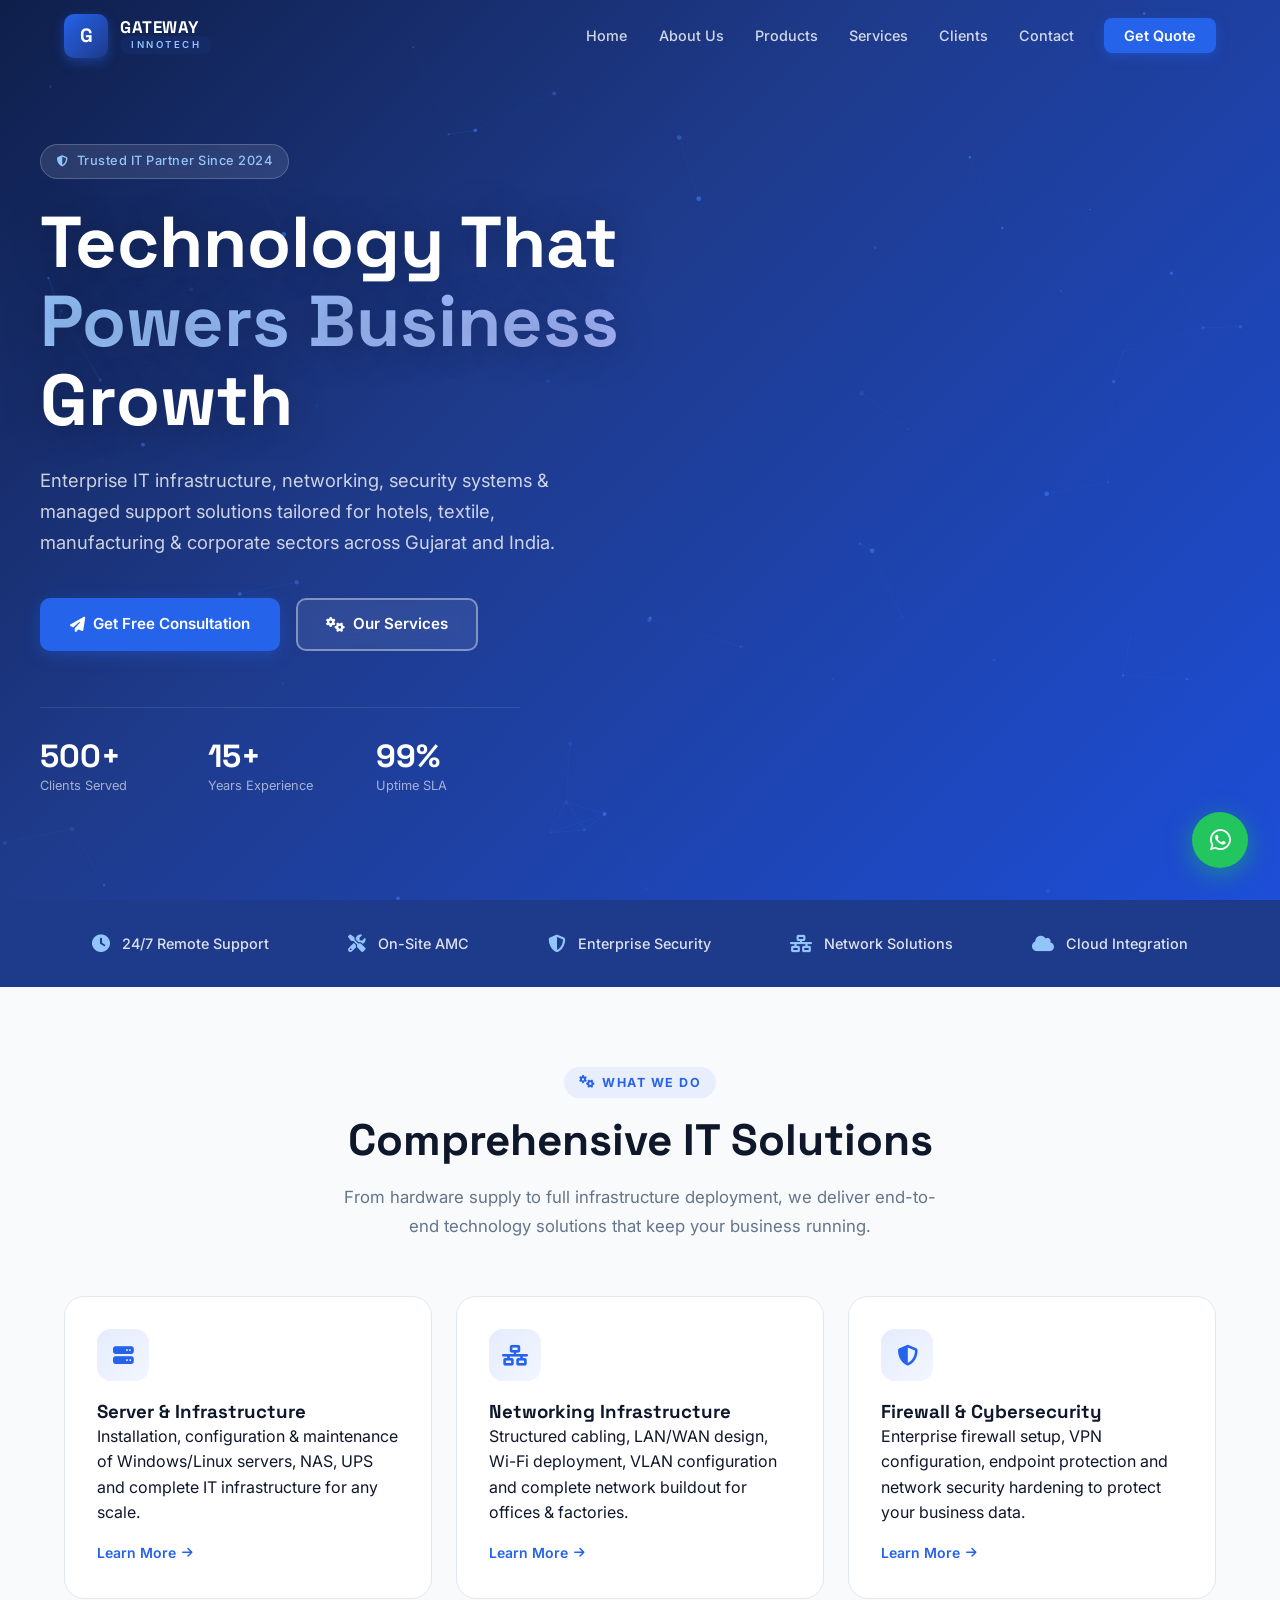
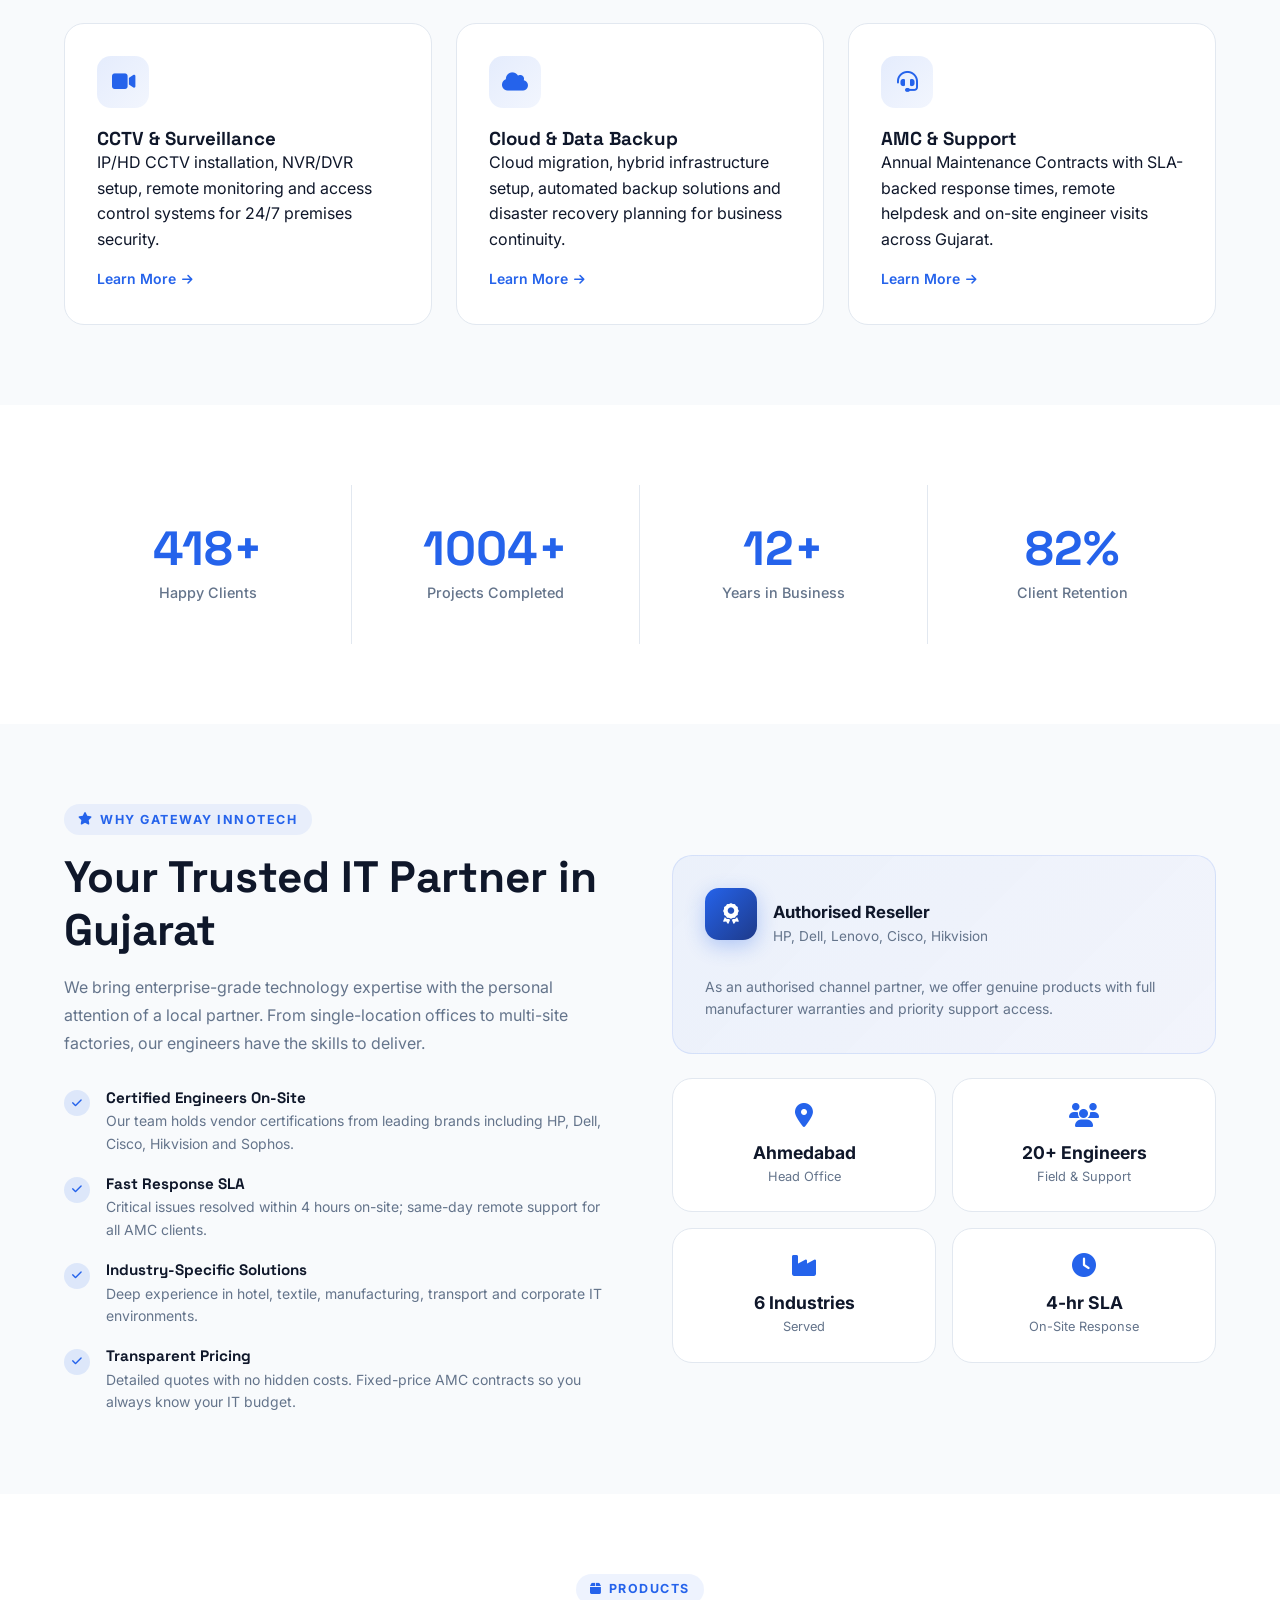
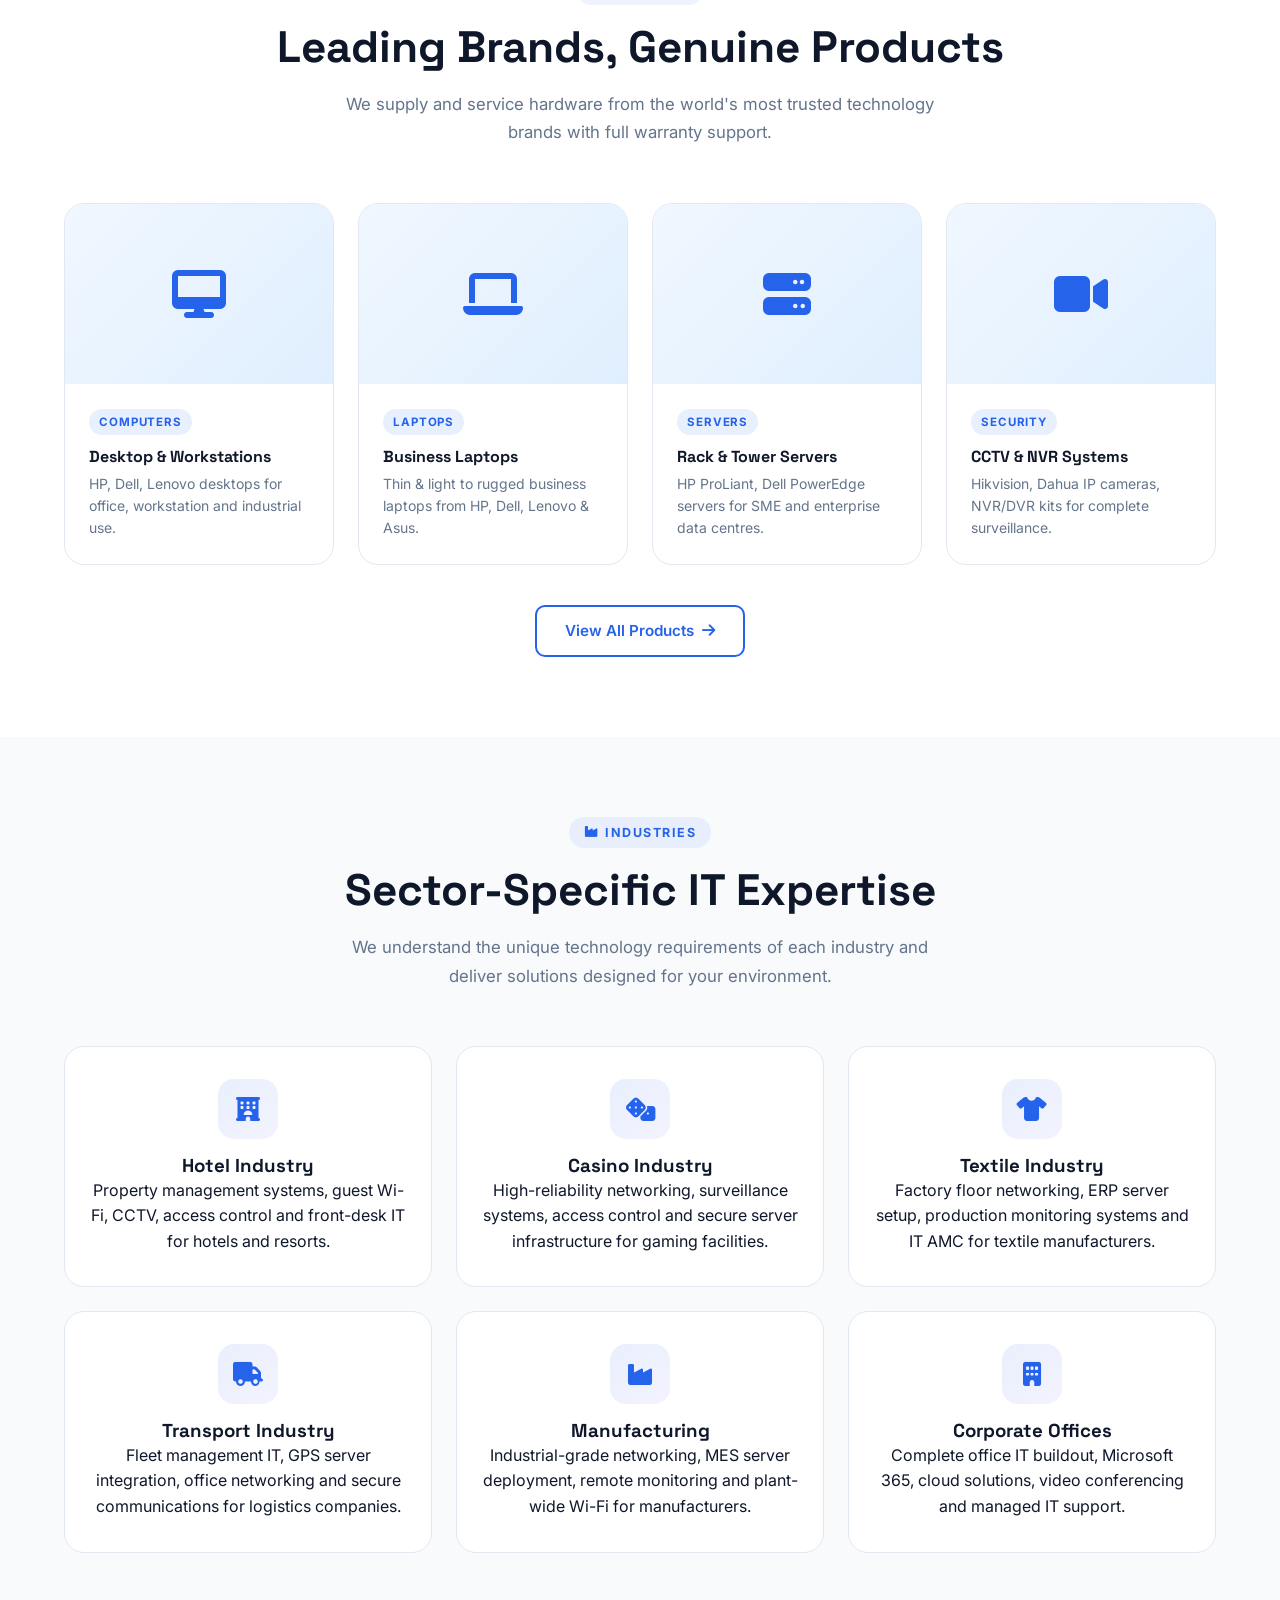
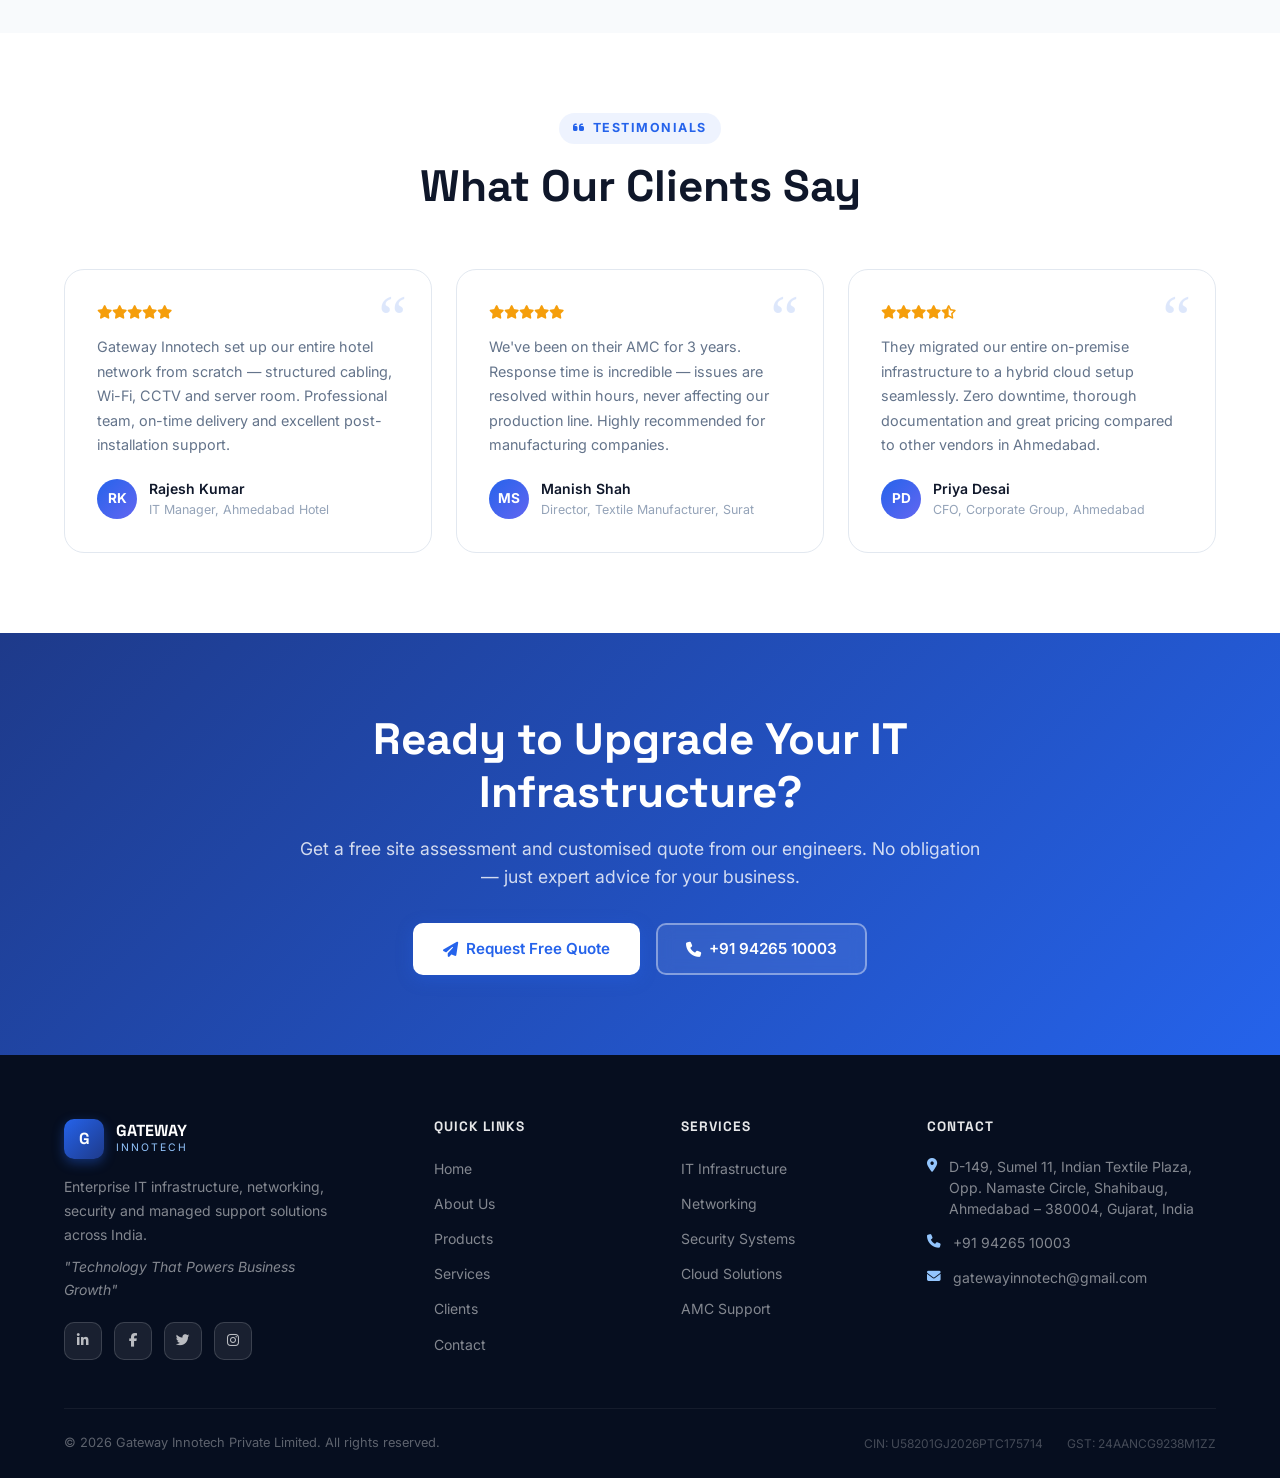
<file: index.html>
<!DOCTYPE html>
<html lang="en">
<head>
  <meta charset="UTF-8">
  <meta name="viewport" content="width=device-width, initial-scale=1.0">
  <title>Gateway Innotech Private Limited | IT Infrastructure & Solutions – Ahmedabad</title>
  <meta name="description" content="Gateway Innotech – Enterprise IT infrastructure, networking, CCTV, server installation, cloud integration & AMC support in Ahmedabad, Gujarat. Call +91 94265 10003.">
  <meta name="keywords" content="IT company Ahmedabad, IT infrastructure Gujarat, server installation, networking solutions, CCTV Ahmedabad, firewall setup, cloud solutions, AMC support">
  <meta name="author" content="Gateway Innotech Private Limited">
  <meta name="robots" content="index, follow">
  <link rel="canonical" href="https://gatewayinnotech.com/">
  <meta property="og:type" content="website">
  <meta property="og:title" content="Gateway Innotech – Technology That Powers Business Growth">
  <meta property="og:description" content="Enterprise IT infrastructure, networking, security & managed support solutions across India.">
  <meta property="og:url" content="https://gatewayinnotech.com/">
  <link rel="preconnect" href="https://fonts.googleapis.com">
  <link rel="preconnect" href="https://fonts.gstatic.com" crossorigin>
  <link href="https://fonts.googleapis.com/css2?family=Inter:wght@300;400;500;600;700;800&family=Space+Grotesk:wght@400;500;600;700&display=swap" rel="stylesheet">
  <link rel="stylesheet" href="https://cdnjs.cloudflare.com/ajax/libs/font-awesome/6.5.1/css/all.min.css">
  <link rel="stylesheet" href="styles.css">
</head>
<body>

<nav class="navbar" id="navbar">
  <div class="container">
    <div class="navbar-inner">
      <a href="index.html" class="logo">
        <div class="logo-icon">G</div>
        <div class="logo-text">
          <span class="brand">GATEWAY</span>
          <span class="tag">INNOTECH</span>
        </div>
      </a>
      <ul class="nav-menu">
        <li><a href="index.html" class="nav-link active">Home</a></li>
        <li><a href="about.html" class="nav-link">About Us</a></li>
        <li><a href="products.html" class="nav-link">Products</a></li>
        <li><a href="services.html" class="nav-link">Services</a></li>
        <li><a href="clients.html" class="nav-link">Clients</a></li>
        <li><a href="contact.html" class="nav-link">Contact</a></li>
        <li><a href="contact.html" class="nav-cta">Get Quote</a></li>
      </ul>
      <button class="mobile-toggle" aria-label="Toggle menu"><i class="fas fa-bars"></i></button>
    </div>
  </div>
</nav>

<!-- HERO -->
<section class="hero" id="home">
  <canvas id="hero-canvas" aria-hidden="true"></canvas>
  <div class="container hero-content">
    <div class="animate-on-scroll">
      <div class="hero-badge"><i class="fas fa-shield-alt"></i> Trusted IT Partner Since 2024</div>
      <h1>Technology That<br><span>Powers Business</span><br>Growth</h1>
      <p>Enterprise IT infrastructure, networking, security systems & managed support solutions tailored for hotels, textile, manufacturing & corporate sectors across Gujarat and India.</p>
      <div class="hero-cta">
        <a href="contact.html" class="btn btn-primary"><i class="fas fa-paper-plane"></i> Get Free Consultation</a>
        <a href="services.html" class="btn btn-outline"><i class="fas fa-cogs"></i> Our Services</a>
      </div>
    </div>
    <div class="hero-stats animate-on-scroll animate-delay-2">
      <div>
        <div class="hero-stat-num counter-animate" data-target="500" data-suffix="+">0+</div>
        <div class="hero-stat-label">Clients Served</div>
      </div>
      <div>
        <div class="hero-stat-num counter-animate" data-target="15" data-suffix="+">0+</div>
        <div class="hero-stat-label">Years Experience</div>
      </div>
      <div>
        <div class="hero-stat-num counter-animate" data-target="99" data-suffix="%">0%</div>
        <div class="hero-stat-label">Uptime SLA</div>
      </div>
    </div>
  </div>
</section>

<!-- FEATURES STRIP -->
<div class="features-strip">
  <div class="container">
    <div class="features-strip-inner">
      <div class="strip-item"><i class="fas fa-clock"></i> 24/7 Remote Support</div>
      <div class="strip-item"><i class="fas fa-tools"></i> On-Site AMC</div>
      <div class="strip-item"><i class="fas fa-shield-alt"></i> Enterprise Security</div>
      <div class="strip-item"><i class="fas fa-network-wired"></i> Network Solutions</div>
      <div class="strip-item"><i class="fas fa-cloud"></i> Cloud Integration</div>
    </div>
  </div>
</div>

<!-- SERVICES OVERVIEW -->
<section class="section bg-alt" id="services">
  <div class="container">
    <div class="section-header text-center animate-on-scroll">
      <span class="section-label"><i class="fas fa-cogs"></i> What We Do</span>
      <h2 class="section-title">Comprehensive IT Solutions</h2>
      <p class="section-subtitle">From hardware supply to full infrastructure deployment, we deliver end-to-end technology solutions that keep your business running.</p>
    </div>
    <div class="grid-3">
      <div class="service-card animate-on-scroll">
        <div class="card-icon"><i class="fas fa-server"></i></div>
        <h3>Server & Infrastructure</h3>
        <p>Installation, configuration & maintenance of Windows/Linux servers, NAS, UPS and complete IT infrastructure for any scale.</p>
        <a href="services.html" style="color:var(--primary); font-size:.875rem; font-weight:600; margin-top:1rem; display:inline-flex; align-items:center; gap:.35rem;">Learn More <i class="fas fa-arrow-right" style="font-size:.75rem;"></i></a>
      </div>
      <div class="service-card animate-on-scroll animate-delay-1">
        <div class="card-icon"><i class="fas fa-network-wired"></i></div>
        <h3>Networking Infrastructure</h3>
        <p>Structured cabling, LAN/WAN design, Wi-Fi deployment, VLAN configuration and complete network buildout for offices & factories.</p>
        <a href="services.html" style="color:var(--primary); font-size:.875rem; font-weight:600; margin-top:1rem; display:inline-flex; align-items:center; gap:.35rem;">Learn More <i class="fas fa-arrow-right" style="font-size:.75rem;"></i></a>
      </div>
      <div class="service-card animate-on-scroll animate-delay-2">
        <div class="card-icon"><i class="fas fa-shield-alt"></i></div>
        <h3>Firewall & Cybersecurity</h3>
        <p>Enterprise firewall setup, VPN configuration, endpoint protection and network security hardening to protect your business data.</p>
        <a href="services.html" style="color:var(--primary); font-size:.875rem; font-weight:600; margin-top:1rem; display:inline-flex; align-items:center; gap:.35rem;">Learn More <i class="fas fa-arrow-right" style="font-size:.75rem;"></i></a>
      </div>
      <div class="service-card animate-on-scroll">
        <div class="card-icon"><i class="fas fa-video"></i></div>
        <h3>CCTV & Surveillance</h3>
        <p>IP/HD CCTV installation, NVR/DVR setup, remote monitoring and access control systems for 24/7 premises security.</p>
        <a href="services.html" style="color:var(--primary); font-size:.875rem; font-weight:600; margin-top:1rem; display:inline-flex; align-items:center; gap:.35rem;">Learn More <i class="fas fa-arrow-right" style="font-size:.75rem;"></i></a>
      </div>
      <div class="service-card animate-on-scroll animate-delay-1">
        <div class="card-icon"><i class="fas fa-cloud"></i></div>
        <h3>Cloud & Data Backup</h3>
        <p>Cloud migration, hybrid infrastructure setup, automated backup solutions and disaster recovery planning for business continuity.</p>
        <a href="services.html" style="color:var(--primary); font-size:.875rem; font-weight:600; margin-top:1rem; display:inline-flex; align-items:center; gap:.35rem;">Learn More <i class="fas fa-arrow-right" style="font-size:.75rem;"></i></a>
      </div>
      <div class="service-card animate-on-scroll animate-delay-2">
        <div class="card-icon"><i class="fas fa-headset"></i></div>
        <h3>AMC & Support</h3>
        <p>Annual Maintenance Contracts with SLA-backed response times, remote helpdesk and on-site engineer visits across Gujarat.</p>
        <a href="services.html" style="color:var(--primary); font-size:.875rem; font-weight:600; margin-top:1rem; display:inline-flex; align-items:center; gap:.35rem;">Learn More <i class="fas fa-arrow-right" style="font-size:.75rem;"></i></a>
      </div>
    </div>
  </div>
</section>

<!-- STATS -->
<section class="section" id="stats">
  <div class="container">
    <div class="stats-grid">
      <div class="stat-item animate-on-scroll">
        <div class="stat-num counter-animate" data-target="500" data-suffix="+">0+</div>
        <div class="stat-label">Happy Clients</div>
      </div>
      <div class="stat-item animate-on-scroll animate-delay-1">
        <div class="stat-num counter-animate" data-target="1200" data-suffix="+">0+</div>
        <div class="stat-label">Projects Completed</div>
      </div>
      <div class="stat-item animate-on-scroll animate-delay-2">
        <div class="stat-num counter-animate" data-target="15" data-suffix="+">0+</div>
        <div class="stat-label">Years in Business</div>
      </div>
      <div class="stat-item animate-on-scroll animate-delay-3">
        <div class="stat-num counter-animate" data-target="99" data-suffix="%">0%</div>
        <div class="stat-label">Client Retention</div>
      </div>
    </div>
  </div>
</section>

<!-- WHY CHOOSE US -->
<section class="section bg-alt">
  <div class="container">
    <div class="grid-2" style="align-items:center; gap:4rem;">
      <div class="animate-on-scroll">
        <span class="section-label"><i class="fas fa-star"></i> Why Gateway Innotech</span>
        <h2 class="section-title">Your Trusted IT Partner in Gujarat</h2>
        <p style="color:var(--text-light); margin-bottom:2rem; line-height:1.75;">We bring enterprise-grade technology expertise with the personal attention of a local partner. From single-location offices to multi-site factories, our engineers have the skills to deliver.</p>
        <div class="feature-list">
          <div class="feature-item">
            <div class="feature-check"><i class="fas fa-check"></i></div>
            <div><h4>Certified Engineers On-Site</h4><p>Our team holds vendor certifications from leading brands including HP, Dell, Cisco, Hikvision and Sophos.</p></div>
          </div>
          <div class="feature-item">
            <div class="feature-check"><i class="fas fa-check"></i></div>
            <div><h4>Fast Response SLA</h4><p>Critical issues resolved within 4 hours on-site; same-day remote support for all AMC clients.</p></div>
          </div>
          <div class="feature-item">
            <div class="feature-check"><i class="fas fa-check"></i></div>
            <div><h4>Industry-Specific Solutions</h4><p>Deep experience in hotel, textile, manufacturing, transport and corporate IT environments.</p></div>
          </div>
          <div class="feature-item">
            <div class="feature-check"><i class="fas fa-check"></i></div>
            <div><h4>Transparent Pricing</h4><p>Detailed quotes with no hidden costs. Fixed-price AMC contracts so you always know your IT budget.</p></div>
          </div>
        </div>
      </div>
      <div class="animate-on-scroll animate-delay-2">
        <div class="highlight-box" style="margin-bottom:1.5rem;">
          <div style="display:flex; align-items:center; gap:1rem; margin-bottom:1rem;">
            <div class="card-icon" style="background:linear-gradient(135deg,var(--primary) 0%,var(--primary-dark) 100%); color:#fff; box-shadow:0 6px 20px rgba(37,99,235,.3);">
              <i class="fas fa-award"></i>
            </div>
            <div>
              <div style="font-weight:700; font-size:1.05rem;">Authorised Reseller</div>
              <div style="font-size:.85rem; color:var(--text-light);">HP, Dell, Lenovo, Cisco, Hikvision</div>
            </div>
          </div>
          <p style="font-size:.875rem; color:var(--text-light);">As an authorised channel partner, we offer genuine products with full manufacturer warranties and priority support access.</p>
        </div>
        <div class="grid-2" style="gap:1rem;">
          <div class="card" style="padding:1.5rem; text-align:center;">
            <i class="fas fa-map-marker-alt" style="font-size:1.5rem; color:var(--primary); margin-bottom:.75rem;"></i>
            <div style="font-weight:700; font-size:1.1rem;">Ahmedabad</div>
            <div style="font-size:.8rem; color:var(--text-light);">Head Office</div>
          </div>
          <div class="card" style="padding:1.5rem; text-align:center;">
            <i class="fas fa-users" style="font-size:1.5rem; color:var(--primary); margin-bottom:.75rem;"></i>
            <div style="font-weight:700; font-size:1.1rem;">20+ Engineers</div>
            <div style="font-size:.8rem; color:var(--text-light);">Field & Support</div>
          </div>
          <div class="card" style="padding:1.5rem; text-align:center;">
            <i class="fas fa-industry" style="font-size:1.5rem; color:var(--primary); margin-bottom:.75rem;"></i>
            <div style="font-weight:700; font-size:1.1rem;">6 Industries</div>
            <div style="font-size:.8rem; color:var(--text-light);">Served</div>
          </div>
          <div class="card" style="padding:1.5rem; text-align:center;">
            <i class="fas fa-clock" style="font-size:1.5rem; color:var(--primary); margin-bottom:.75rem;"></i>
            <div style="font-weight:700; font-size:1.1rem;">4-hr SLA</div>
            <div style="font-size:.8rem; color:var(--text-light);">On-Site Response</div>
          </div>
        </div>
      </div>
    </div>
  </div>
</section>

<!-- PRODUCTS PREVIEW -->
<section class="section">
  <div class="container">
    <div class="section-header text-center animate-on-scroll">
      <span class="section-label"><i class="fas fa-box"></i> Products</span>
      <h2 class="section-title">Leading Brands, Genuine Products</h2>
      <p class="section-subtitle">We supply and service hardware from the world's most trusted technology brands with full warranty support.</p>
    </div>
    <div class="grid-4 animate-on-scroll">
      <div class="product-card">
        <div class="product-card-img"><i class="fas fa-desktop"></i></div>
        <div class="product-card-body">
          <span class="product-badge">Computers</span>
          <h3>Desktop & Workstations</h3>
          <p>HP, Dell, Lenovo desktops for office, workstation and industrial use.</p>
        </div>
      </div>
      <div class="product-card">
        <div class="product-card-img"><i class="fas fa-laptop"></i></div>
        <div class="product-card-body">
          <span class="product-badge">Laptops</span>
          <h3>Business Laptops</h3>
          <p>Thin & light to rugged business laptops from HP, Dell, Lenovo & Asus.</p>
        </div>
      </div>
      <div class="product-card">
        <div class="product-card-img"><i class="fas fa-server"></i></div>
        <div class="product-card-body">
          <span class="product-badge">Servers</span>
          <h3>Rack & Tower Servers</h3>
          <p>HP ProLiant, Dell PowerEdge servers for SME and enterprise data centres.</p>
        </div>
      </div>
      <div class="product-card">
        <div class="product-card-img"><i class="fas fa-video"></i></div>
        <div class="product-card-body">
          <span class="product-badge">Security</span>
          <h3>CCTV & NVR Systems</h3>
          <p>Hikvision, Dahua IP cameras, NVR/DVR kits for complete surveillance.</p>
        </div>
      </div>
    </div>
    <div style="text-align:center; margin-top:2.5rem;">
      <a href="products.html" class="btn btn-ghost">View All Products <i class="fas fa-arrow-right"></i></a>
    </div>
  </div>
</section>

<!-- INDUSTRIES -->
<section class="section bg-alt">
  <div class="container">
    <div class="section-header text-center animate-on-scroll">
      <span class="section-label"><i class="fas fa-industry"></i> Industries</span>
      <h2 class="section-title">Sector-Specific IT Expertise</h2>
      <p class="section-subtitle">We understand the unique technology requirements of each industry and deliver solutions designed for your environment.</p>
    </div>
    <div class="grid-3">
      <div class="industry-card animate-on-scroll">
        <div class="industry-icon"><i class="fas fa-hotel"></i></div>
        <h3>Hotel Industry</h3>
        <p>Property management systems, guest Wi-Fi, CCTV, access control and front-desk IT for hotels and resorts.</p>
      </div>
      <div class="industry-card animate-on-scroll animate-delay-1">
        <div class="industry-icon"><i class="fas fa-dice"></i></div>
        <h3>Casino Industry</h3>
        <p>High-reliability networking, surveillance systems, access control and secure server infrastructure for gaming facilities.</p>
      </div>
      <div class="industry-card animate-on-scroll animate-delay-2">
        <div class="industry-icon"><i class="fas fa-tshirt"></i></div>
        <h3>Textile Industry</h3>
        <p>Factory floor networking, ERP server setup, production monitoring systems and IT AMC for textile manufacturers.</p>
      </div>
      <div class="industry-card animate-on-scroll">
        <div class="industry-icon"><i class="fas fa-truck"></i></div>
        <h3>Transport Industry</h3>
        <p>Fleet management IT, GPS server integration, office networking and secure communications for logistics companies.</p>
      </div>
      <div class="industry-card animate-on-scroll animate-delay-1">
        <div class="industry-icon"><i class="fas fa-industry"></i></div>
        <h3>Manufacturing</h3>
        <p>Industrial-grade networking, MES server deployment, remote monitoring and plant-wide Wi-Fi for manufacturers.</p>
      </div>
      <div class="industry-card animate-on-scroll animate-delay-2">
        <div class="industry-icon"><i class="fas fa-building"></i></div>
        <h3>Corporate Offices</h3>
        <p>Complete office IT buildout, Microsoft 365, cloud solutions, video conferencing and managed IT support.</p>
      </div>
    </div>
  </div>
</section>

<!-- TESTIMONIALS -->
<section class="section">
  <div class="container">
    <div class="section-header text-center animate-on-scroll">
      <span class="section-label"><i class="fas fa-quote-left"></i> Testimonials</span>
      <h2 class="section-title">What Our Clients Say</h2>
    </div>
    <div class="grid-3">
      <div class="testimonial-card animate-on-scroll">
        <div class="testimonial-stars"><i class="fas fa-star"></i><i class="fas fa-star"></i><i class="fas fa-star"></i><i class="fas fa-star"></i><i class="fas fa-star"></i></div>
        <p class="testimonial-text">Gateway Innotech set up our entire hotel network from scratch — structured cabling, Wi-Fi, CCTV and server room. Professional team, on-time delivery and excellent post-installation support.</p>
        <div class="testimonial-author">
          <div class="testimonial-avatar">RK</div>
          <div><div class="testimonial-name">Rajesh Kumar</div><div class="testimonial-role">IT Manager, Ahmedabad Hotel</div></div>
        </div>
      </div>
      <div class="testimonial-card animate-on-scroll animate-delay-1">
        <div class="testimonial-stars"><i class="fas fa-star"></i><i class="fas fa-star"></i><i class="fas fa-star"></i><i class="fas fa-star"></i><i class="fas fa-star"></i></div>
        <p class="testimonial-text">We've been on their AMC for 3 years. Response time is incredible — issues are resolved within hours, never affecting our production line. Highly recommended for manufacturing companies.</p>
        <div class="testimonial-author">
          <div class="testimonial-avatar">MS</div>
          <div><div class="testimonial-name">Manish Shah</div><div class="testimonial-role">Director, Textile Manufacturer, Surat</div></div>
        </div>
      </div>
      <div class="testimonial-card animate-on-scroll animate-delay-2">
        <div class="testimonial-stars"><i class="fas fa-star"></i><i class="fas fa-star"></i><i class="fas fa-star"></i><i class="fas fa-star"></i><i class="fas fa-star-half-alt"></i></div>
        <p class="testimonial-text">They migrated our entire on-premise infrastructure to a hybrid cloud setup seamlessly. Zero downtime, thorough documentation and great pricing compared to other vendors in Ahmedabad.</p>
        <div class="testimonial-author">
          <div class="testimonial-avatar">PD</div>
          <div><div class="testimonial-name">Priya Desai</div><div class="testimonial-role">CFO, Corporate Group, Ahmedabad</div></div>
        </div>
      </div>
    </div>
  </div>
</section>

<!-- CTA -->
<section class="section cta-section">
  <div class="container">
    <div class="animate-on-scroll" style="max-width:700px; margin:0 auto; text-align:center;">
      <h2 style="font-size:clamp(1.75rem,3.5vw,2.75rem); margin-bottom:1rem;">Ready to Upgrade Your IT Infrastructure?</h2>
      <p style="font-size:1.1rem; margin-bottom:2rem;">Get a free site assessment and customised quote from our engineers. No obligation — just expert advice for your business.</p>
      <div style="display:flex; gap:1rem; justify-content:center; flex-wrap:wrap;">
        <a href="contact.html" class="btn btn-primary" style="background:#fff; color:var(--primary);">
          <i class="fas fa-paper-plane"></i> Request Free Quote
        </a>
        <a href="tel:+919426510003" class="btn btn-outline">
          <i class="fas fa-phone"></i> +91 94265 10003
        </a>
      </div>
    </div>
  </div>
</section>

<footer class="footer">
  <div class="container">
    <div class="footer-grid">
      <div class="footer-brand">
        <div style="display:flex; align-items:center; gap:.75rem; margin-bottom:1rem;">
          <div class="logo-icon" style="width:40px; height:40px; font-size:1rem;">G</div>
          <div>
            <div style="font-family:var(--font-display); font-weight:700; color:white; line-height:1.1;">GATEWAY</div>
            <div style="font-size:.65rem; color:var(--primary-light); letter-spacing:2px;">INNOTECH</div>
          </div>
        </div>
        <p>Enterprise IT infrastructure, networking, security and managed support solutions across India.</p>
        <p style="margin-top:.5rem; font-style:italic;">"Technology That Powers Business Growth"</p>
        <div class="social-links">
          <a href="#" class="social-link" aria-label="LinkedIn"><i class="fab fa-linkedin-in"></i></a>
          <a href="#" class="social-link" aria-label="Facebook"><i class="fab fa-facebook-f"></i></a>
          <a href="#" class="social-link" aria-label="Twitter"><i class="fab fa-twitter"></i></a>
          <a href="#" class="social-link" aria-label="Instagram"><i class="fab fa-instagram"></i></a>
        </div>
      </div>
      <div>
        <h4 class="footer-title">Quick Links</h4>
        <ul class="footer-links">
          <li><a href="index.html">Home</a></li>
          <li><a href="about.html">About Us</a></li>
          <li><a href="products.html">Products</a></li>
          <li><a href="services.html">Services</a></li>
          <li><a href="clients.html">Clients</a></li>
          <li><a href="contact.html">Contact</a></li>
        </ul>
      </div>
      <div>
        <h4 class="footer-title">Services</h4>
        <ul class="footer-links">
          <li><a href="services.html">IT Infrastructure</a></li>
          <li><a href="services.html">Networking</a></li>
          <li><a href="services.html">Security Systems</a></li>
          <li><a href="services.html">Cloud Solutions</a></li>
          <li><a href="services.html">AMC Support</a></li>
        </ul>
      </div>
      <div>
        <h4 class="footer-title">Contact</h4>
        <ul class="footer-contact">
          <li><i class="fas fa-map-marker-alt"></i><span>D-149, Sumel 11, Indian Textile Plaza, Opp. Namaste Circle, Shahibaug, Ahmedabad – 380004, Gujarat, India</span></li>
          <li><i class="fas fa-phone"></i><a href="tel:+919426510003">+91 94265 10003</a></li>
          <li><i class="fas fa-envelope"></i><a href="mailto:gatewayinnotech@gmail.com">gatewayinnotech@gmail.com</a></li>
        </ul>
      </div>
    </div>
    <div class="footer-bottom">
      <p>&copy; <span class="current-year">2026</span> Gateway Innotech Private Limited. All rights reserved.</p>
      <div class="footer-meta">
        <span>CIN: U58201GJ2026PTC175714</span>
        <span>GST: 24AANCG9238M1ZZ</span>
      </div>
    </div>
  </div>
</footer>

<a href="https://wa.me/919426510003?text=Hello%20Gateway%20Innotech" target="_blank" rel="noopener noreferrer" class="whatsapp-float" aria-label="Chat on WhatsApp">
  <i class="fab fa-whatsapp"></i>
</a>
<button class="back-to-top" aria-label="Back to top"><i class="fas fa-arrow-up"></i></button>
<script src="script.js"></script>
</body>
</html>
</file>
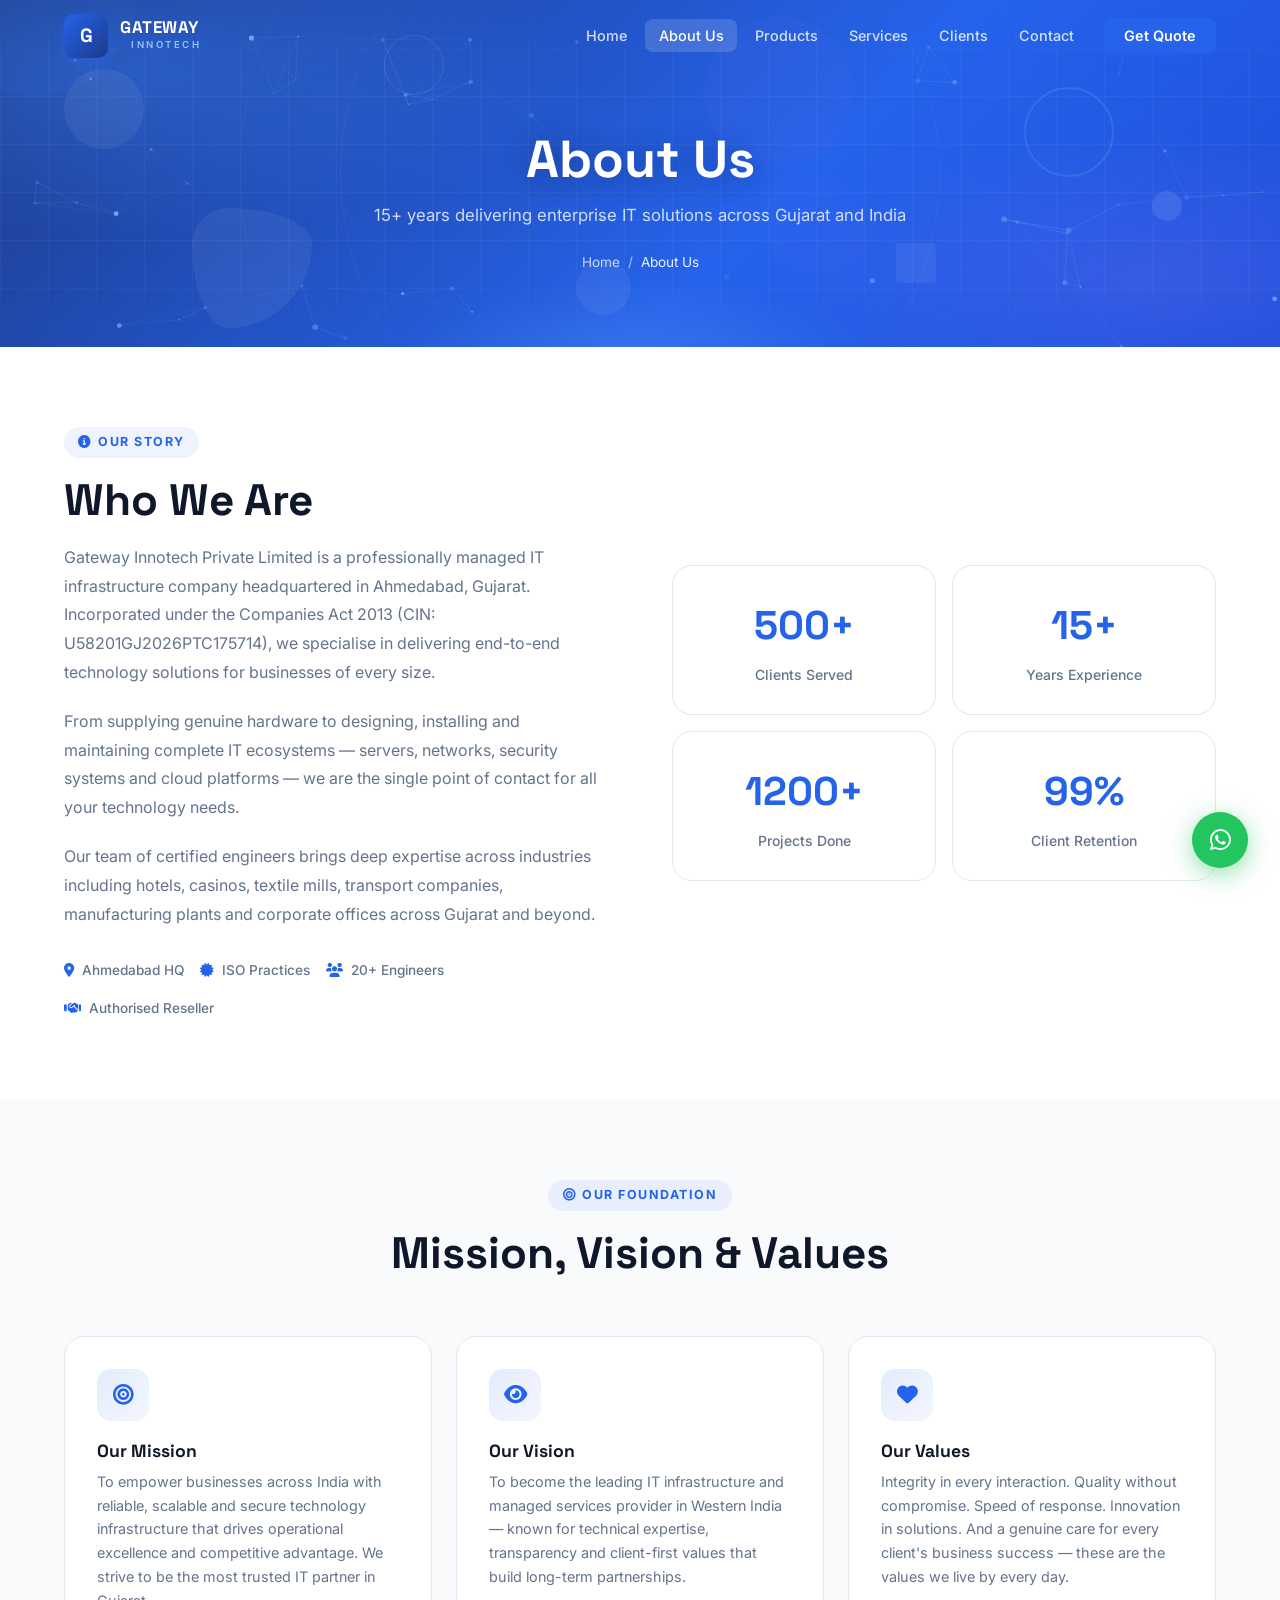
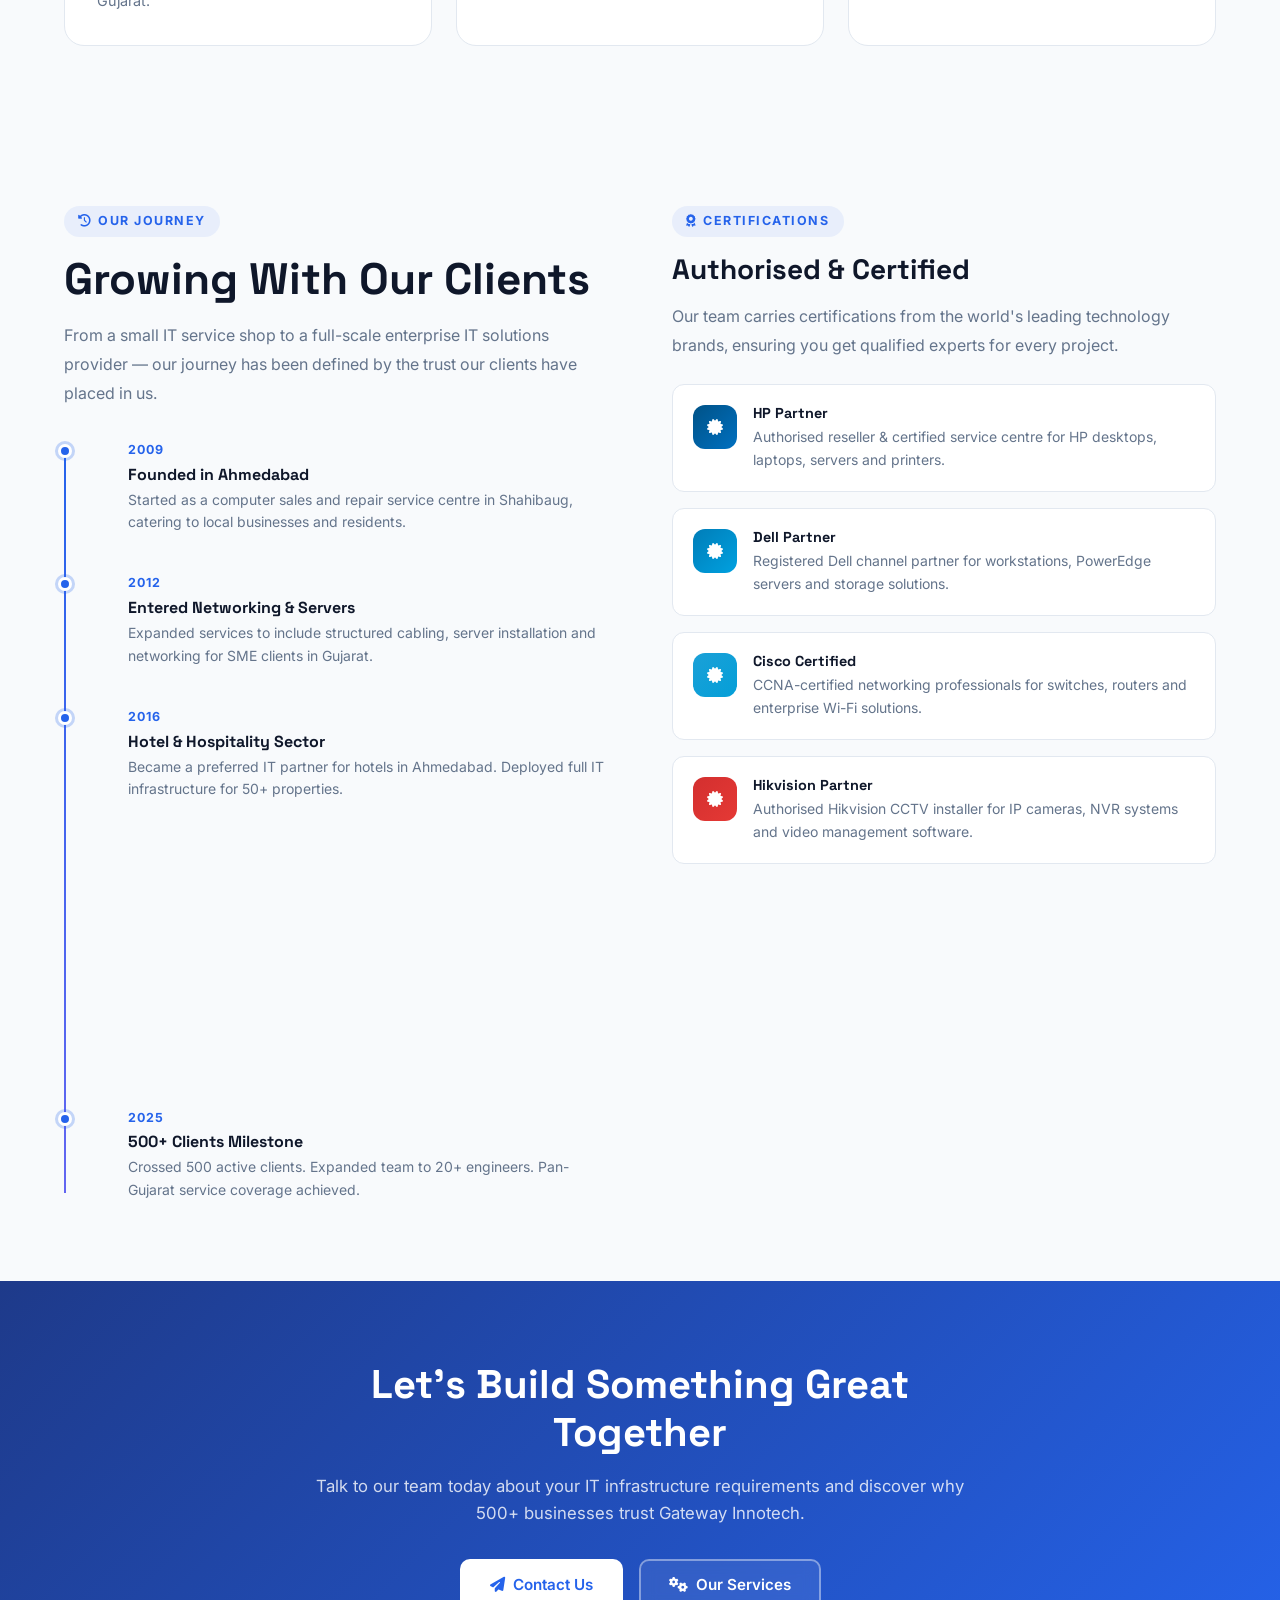
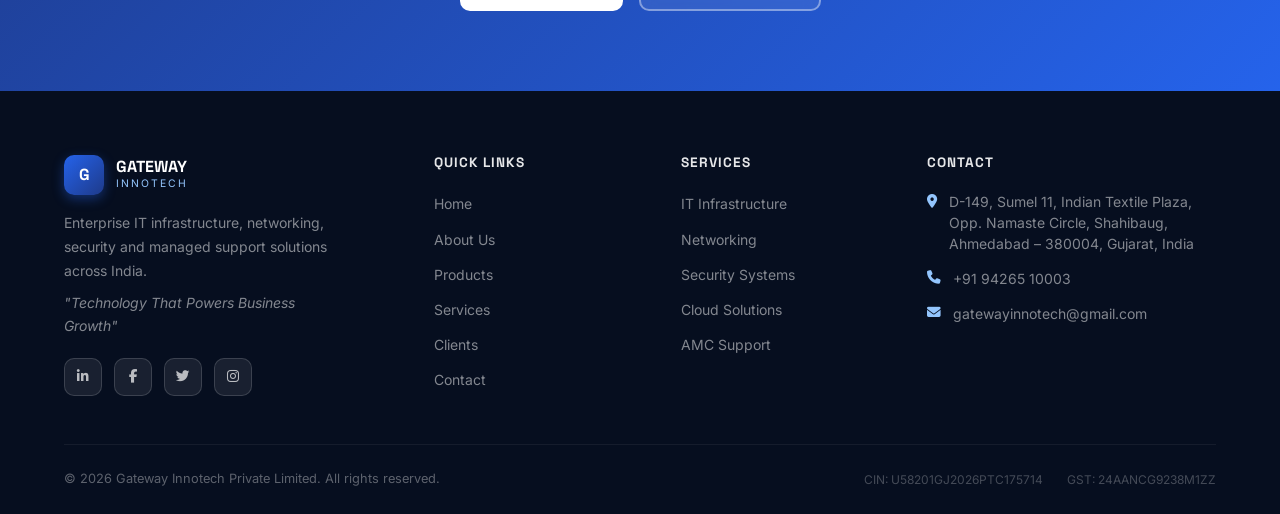
<file: about.html>
<!DOCTYPE html>
<html lang="en">
<head>
  <meta charset="UTF-8">
  <meta name="viewport" content="width=device-width, initial-scale=1.0">
  <title>About Us | Gateway Innotech Private Limited – Ahmedabad, Gujarat</title>
  <meta name="description" content="Learn about Gateway Innotech – a trusted IT infrastructure company in Ahmedabad with 15+ years of experience serving hotels, textile, manufacturing and corporate sectors.">
  <meta name="keywords" content="about Gateway Innotech, IT company Ahmedabad history, IT infrastructure Gujarat, CIN U58201GJ2026PTC175714">
  <meta name="author" content="Gateway Innotech Private Limited">
  <meta name="robots" content="index, follow">
  <link rel="canonical" href="https://gatewayinnotech.com/about.html">
  <link rel="preconnect" href="https://fonts.googleapis.com">
  <link rel="preconnect" href="https://fonts.gstatic.com" crossorigin>
  <link href="https://fonts.googleapis.com/css2?family=Inter:wght@300;400;500;600;700;800&family=Space+Grotesk:wght@400;500;600;700&display=swap" rel="stylesheet">
  <link rel="stylesheet" href="https://cdnjs.cloudflare.com/ajax/libs/font-awesome/6.5.1/css/all.min.css">
  <link rel="stylesheet" href="styles.css">
</head>
<body>

<nav class="navbar scrolled">
  <div class="container">
    <div class="navbar-inner">
      <a href="index.html" class="logo">
        <div class="logo-icon">G</div>
        <div class="logo-text"><span class="brand">GATEWAY</span><span class="tag">INNOTECH</span></div>
      </a>
      <ul class="nav-menu">
        <li><a href="index.html" class="nav-link">Home</a></li>
        <li><a href="about.html" class="nav-link active">About Us</a></li>
        <li><a href="products.html" class="nav-link">Products</a></li>
        <li><a href="services.html" class="nav-link">Services</a></li>
        <li><a href="clients.html" class="nav-link">Clients</a></li>
        <li><a href="contact.html" class="nav-link">Contact</a></li>
        <li><a href="contact.html" class="nav-cta">Get Quote</a></li>
      </ul>
      <button class="mobile-toggle" aria-label="Toggle menu"><i class="fas fa-bars"></i></button>
    </div>
  </div>
</nav>

<!-- ANIMATED BANNER -->
<header class="page-header">
  <canvas id="page-header-canvas" aria-hidden="true"></canvas>
  <div class="banner-shapes" aria-hidden="true">
    <span></span><span></span><span></span><span></span><span></span>
    <span></span><span></span><span></span><span></span><span></span>
  </div>
  <div class="banner-ring" aria-hidden="true"></div>
  <div class="banner-ring" aria-hidden="true"></div>
  <div class="banner-ring" aria-hidden="true"></div>
  <div class="banner-glare" aria-hidden="true"></div>
  <div class="container">
    <h1 class="animate-on-scroll">About Us</h1>
    <p class="animate-on-scroll animate-delay-1">15+ years delivering enterprise IT solutions across Gujarat and India</p>
    <nav class="breadcrumb animate-on-scroll animate-delay-2" aria-label="breadcrumb">
      <a href="index.html">Home</a><span>/</span><span>About Us</span>
    </nav>
  </div>
</header>

<!-- COMPANY INTRO -->
<section class="section">
  <div class="container">
    <div class="grid-2" style="align-items:center; gap:4rem;">
      <div class="animate-on-scroll">
        <span class="section-label"><i class="fas fa-info-circle"></i> Our Story</span>
        <h2 class="section-title">Who We Are</h2>
        <p style="color:var(--text-light); line-height:1.8; margin-bottom:1.25rem;">Gateway Innotech Private Limited is a professionally managed IT infrastructure company headquartered in Ahmedabad, Gujarat. Incorporated under the Companies Act 2013 (CIN: U58201GJ2026PTC175714), we specialise in delivering end-to-end technology solutions for businesses of every size.</p>
        <p style="color:var(--text-light); line-height:1.8; margin-bottom:1.25rem;">From supplying genuine hardware to designing, installing and maintaining complete IT ecosystems — servers, networks, security systems and cloud platforms — we are the single point of contact for all your technology needs.</p>
        <p style="color:var(--text-light); line-height:1.8; margin-bottom:2rem;">Our team of certified engineers brings deep expertise across industries including hotels, casinos, textile mills, transport companies, manufacturing plants and corporate offices across Gujarat and beyond.</p>
        <div class="icon-row">
          <div class="icon-chip"><i class="fas fa-map-marker-alt"></i> Ahmedabad HQ</div>
          <div class="icon-chip"><i class="fas fa-certificate"></i> ISO Practices</div>
          <div class="icon-chip"><i class="fas fa-users"></i> 20+ Engineers</div>
          <div class="icon-chip"><i class="fas fa-handshake"></i> Authorised Reseller</div>
        </div>
      </div>
      <div class="animate-on-scroll animate-delay-2">
        <div style="display:grid; grid-template-columns:1fr 1fr; gap:1rem;">
          <div class="card" style="padding:1.75rem; text-align:center;">
            <div style="font-family:var(--font-display); font-size:2.5rem; font-weight:800; color:var(--primary); margin-bottom:.35rem;">500+</div>
            <div style="font-size:.875rem; color:var(--text-light); font-weight:500;">Clients Served</div>
          </div>
          <div class="card" style="padding:1.75rem; text-align:center;">
            <div style="font-family:var(--font-display); font-size:2.5rem; font-weight:800; color:var(--primary); margin-bottom:.35rem;">15+</div>
            <div style="font-size:.875rem; color:var(--text-light); font-weight:500;">Years Experience</div>
          </div>
          <div class="card" style="padding:1.75rem; text-align:center;">
            <div style="font-family:var(--font-display); font-size:2.5rem; font-weight:800; color:var(--primary); margin-bottom:.35rem;">1200+</div>
            <div style="font-size:.875rem; color:var(--text-light); font-weight:500;">Projects Done</div>
          </div>
          <div class="card" style="padding:1.75rem; text-align:center;">
            <div style="font-family:var(--font-display); font-size:2.5rem; font-weight:800; color:var(--primary); margin-bottom:.35rem;">99%</div>
            <div style="font-size:.875rem; color:var(--text-light); font-weight:500;">Client Retention</div>
          </div>
        </div>
      </div>
    </div>
  </div>
</section>

<!-- MISSION VISION VALUES -->
<section class="section bg-alt">
  <div class="container">
    <div class="section-header text-center animate-on-scroll">
      <span class="section-label"><i class="fas fa-bullseye"></i> Our Foundation</span>
      <h2 class="section-title">Mission, Vision & Values</h2>
    </div>
    <div class="grid-3">
      <div class="card animate-on-scroll">
        <div class="card-icon"><i class="fas fa-bullseye"></i></div>
        <h3>Our Mission</h3>
        <p>To empower businesses across India with reliable, scalable and secure technology infrastructure that drives operational excellence and competitive advantage. We strive to be the most trusted IT partner in Gujarat.</p>
      </div>
      <div class="card animate-on-scroll animate-delay-1">
        <div class="card-icon"><i class="fas fa-eye"></i></div>
        <h3>Our Vision</h3>
        <p>To become the leading IT infrastructure and managed services provider in Western India — known for technical expertise, transparency and client-first values that build long-term partnerships.</p>
      </div>
      <div class="card animate-on-scroll animate-delay-2">
        <div class="card-icon"><i class="fas fa-heart"></i></div>
        <h3>Our Values</h3>
        <p>Integrity in every interaction. Quality without compromise. Speed of response. Innovation in solutions. And a genuine care for every client's business success — these are the values we live by every day.</p>
      </div>
    </div>
  </div>
</section>

<!-- TIMELINE -->
<section class="section bg-alt">
  <div class="container">
    <div class="grid-2" style="align-items:flex-start; gap:4rem;">
      <div class="animate-on-scroll">
        <span class="section-label"><i class="fas fa-history"></i> Our Journey</span>
        <h2 class="section-title">Growing With Our Clients</h2>
        <p style="color:var(--text-light); line-height:1.8; margin-bottom:2rem;">From a small IT service shop to a full-scale enterprise IT solutions provider — our journey has been defined by the trust our clients have placed in us.</p>
        <div class="timeline">
          <div class="timeline-item">
            <div class="timeline-dot"></div>
            <div class="timeline-year">2009</div>
            <h4>Founded in Ahmedabad</h4>
            <p>Started as a computer sales and repair service centre in Shahibaug, catering to local businesses and residents.</p>
          </div>
          <div class="timeline-item">
            <div class="timeline-dot"></div>
            <div class="timeline-year">2012</div>
            <h4>Entered Networking & Servers</h4>
            <p>Expanded services to include structured cabling, server installation and networking for SME clients in Gujarat.</p>
          </div>
          <div class="timeline-item">
            <div class="timeline-dot"></div>
            <div class="timeline-year">2016</div>
            <h4>Hotel & Hospitality Sector</h4>
            <p>Became a preferred IT partner for hotels in Ahmedabad. Deployed full IT infrastructure for 50+ properties.</p>
          </div>
          <div class="timeline-item">
            <div class="timeline-dot"></div>
            <div class="timeline-year">2020</div>
            <h4>Cloud & Security Practice</h4>
            <p>Launched dedicated cloud migration and cybersecurity practice. Added Sophos and Cisco firewall solutions.</p>
          </div>
          <div class="timeline-item">
            <div class="timeline-dot"></div>
            <div class="timeline-year">2024</div>
            <h4>Incorporated as Private Limited</h4>
            <p>Formally incorporated as Gateway Innotech Private Limited (CIN: U58201GJ2026PTC175714) to scale operations.</p>
          </div>
          <div class="timeline-item">
            <div class="timeline-dot"></div>
            <div class="timeline-year">2025</div>
            <h4>500+ Clients Milestone</h4>
            <p>Crossed 500 active clients. Expanded team to 20+ engineers. Pan-Gujarat service coverage achieved.</p>
          </div>
        </div>
      </div>
      <div class="animate-on-scroll animate-delay-2">
        <span class="section-label"><i class="fas fa-award"></i> Certifications</span>
        <h2 class="section-title" style="font-size:1.75rem;">Authorised & Certified</h2>
        <p style="color:var(--text-light); line-height:1.8; margin-bottom:1.5rem;">Our team carries certifications from the world's leading technology brands, ensuring you get qualified experts for every project.</p>
        <div style="display:flex; flex-direction:column; gap:1rem;">
          <div class="contact-info-block" style="margin-bottom:0;">
            <div class="contact-info-icon" style="background:linear-gradient(135deg,#005287 0%,#0070C0 100%); color:#fff;"><i class="fas fa-certificate"></i></div>
            <div><h4>HP Partner</h4><p>Authorised reseller & certified service centre for HP desktops, laptops, servers and printers.</p></div>
          </div>
          <div class="contact-info-block" style="margin-bottom:0;">
            <div class="contact-info-icon" style="background:linear-gradient(135deg,#007DB8 0%,#00A1E0 100%); color:#fff;"><i class="fas fa-certificate"></i></div>
            <div><h4>Dell Partner</h4><p>Registered Dell channel partner for workstations, PowerEdge servers and storage solutions.</p></div>
          </div>
          <div class="contact-info-block" style="margin-bottom:0;">
            <div class="contact-info-icon" style="background:linear-gradient(135deg,#1ba0d7 0%,#049fd8 100%); color:#fff;"><i class="fas fa-certificate"></i></div>
            <div><h4>Cisco Certified</h4><p>CCNA-certified networking professionals for switches, routers and enterprise Wi-Fi solutions.</p></div>
          </div>
          <div class="contact-info-block" style="margin-bottom:0;">
            <div class="contact-info-icon" style="background:linear-gradient(135deg,#d32f2f 0%,#e53935 100%); color:#fff;"><i class="fas fa-certificate"></i></div>
            <div><h4>Hikvision Partner</h4><p>Authorised Hikvision CCTV installer for IP cameras, NVR systems and video management software.</p></div>
          </div>
        </div>
      </div>
    </div>
  </div>
</section>

<!-- CTA -->
<section class="section cta-section">
  <div class="container">
    <div class="animate-on-scroll" style="max-width:650px; margin:0 auto; text-align:center;">
      <h2 style="font-size:clamp(1.75rem,3.5vw,2.5rem); margin-bottom:1rem;">Let's Build Something Great Together</h2>
      <p style="color:rgba(255,255,255,.8); font-size:1.05rem; margin-bottom:2rem;">Talk to our team today about your IT infrastructure requirements and discover why 500+ businesses trust Gateway Innotech.</p>
      <div style="display:flex; gap:1rem; justify-content:center; flex-wrap:wrap;">
        <a href="contact.html" class="btn" style="background:#fff; color:var(--primary);"><i class="fas fa-paper-plane"></i> Contact Us</a>
        <a href="services.html" class="btn btn-outline"><i class="fas fa-cogs"></i> Our Services</a>
      </div>
    </div>
  </div>
</section>

<footer class="footer">
  <div class="container">
    <div class="footer-grid">
      <div class="footer-brand">
        <div style="display:flex; align-items:center; gap:.75rem; margin-bottom:1rem;">
          <div class="logo-icon" style="width:40px; height:40px; font-size:1rem;">G</div>
          <div>
            <div style="font-family:var(--font-display); font-weight:700; color:white; line-height:1.1;">GATEWAY</div>
            <div style="font-size:.65rem; color:var(--primary-light); letter-spacing:2px;">INNOTECH</div>
          </div>
        </div>
        <p>Enterprise IT infrastructure, networking, security and managed support solutions across India.</p>
        <p style="margin-top:.5rem; font-style:italic;">"Technology That Powers Business Growth"</p>
        <div class="social-links">
          <a href="#" class="social-link" aria-label="LinkedIn"><i class="fab fa-linkedin-in"></i></a>
          <a href="#" class="social-link" aria-label="Facebook"><i class="fab fa-facebook-f"></i></a>
          <a href="#" class="social-link" aria-label="Twitter"><i class="fab fa-twitter"></i></a>
          <a href="#" class="social-link" aria-label="Instagram"><i class="fab fa-instagram"></i></a>
        </div>
      </div>
      <div>
        <h4 class="footer-title">Quick Links</h4>
        <ul class="footer-links">
          <li><a href="index.html">Home</a></li>
          <li><a href="about.html">About Us</a></li>
          <li><a href="products.html">Products</a></li>
          <li><a href="services.html">Services</a></li>
          <li><a href="clients.html">Clients</a></li>
          <li><a href="contact.html">Contact</a></li>
        </ul>
      </div>
      <div>
        <h4 class="footer-title">Services</h4>
        <ul class="footer-links">
          <li><a href="services.html">IT Infrastructure</a></li>
          <li><a href="services.html">Networking</a></li>
          <li><a href="services.html">Security Systems</a></li>
          <li><a href="services.html">Cloud Solutions</a></li>
          <li><a href="services.html">AMC Support</a></li>
        </ul>
      </div>
      <div>
        <h4 class="footer-title">Contact</h4>
        <ul class="footer-contact">
          <li><i class="fas fa-map-marker-alt"></i><span>D-149, Sumel 11, Indian Textile Plaza, Opp. Namaste Circle, Shahibaug, Ahmedabad – 380004, Gujarat, India</span></li>
          <li><i class="fas fa-phone"></i><a href="tel:+919426510003">+91 94265 10003</a></li>
          <li><i class="fas fa-envelope"></i><a href="mailto:gatewayinnotech@gmail.com">gatewayinnotech@gmail.com</a></li>
        </ul>
      </div>
    </div>
    <div class="footer-bottom">
      <p>&copy; <span class="current-year">2026</span> Gateway Innotech Private Limited. All rights reserved.</p>
      <div class="footer-meta">
        <span>CIN: U58201GJ2026PTC175714</span>
        <span>GST: 24AANCG9238M1ZZ</span>
      </div>
    </div>
  </div>
</footer>

<a href="https://wa.me/919426510003?text=Hello%20Gateway%20Innotech" target="_blank" rel="noopener noreferrer" class="whatsapp-float" aria-label="Chat on WhatsApp">
  <i class="fab fa-whatsapp"></i>
</a>
<button class="back-to-top" aria-label="Back to top"><i class="fas fa-arrow-up"></i></button>
<script src="script.js"></script>
</body>
</html>
</file>
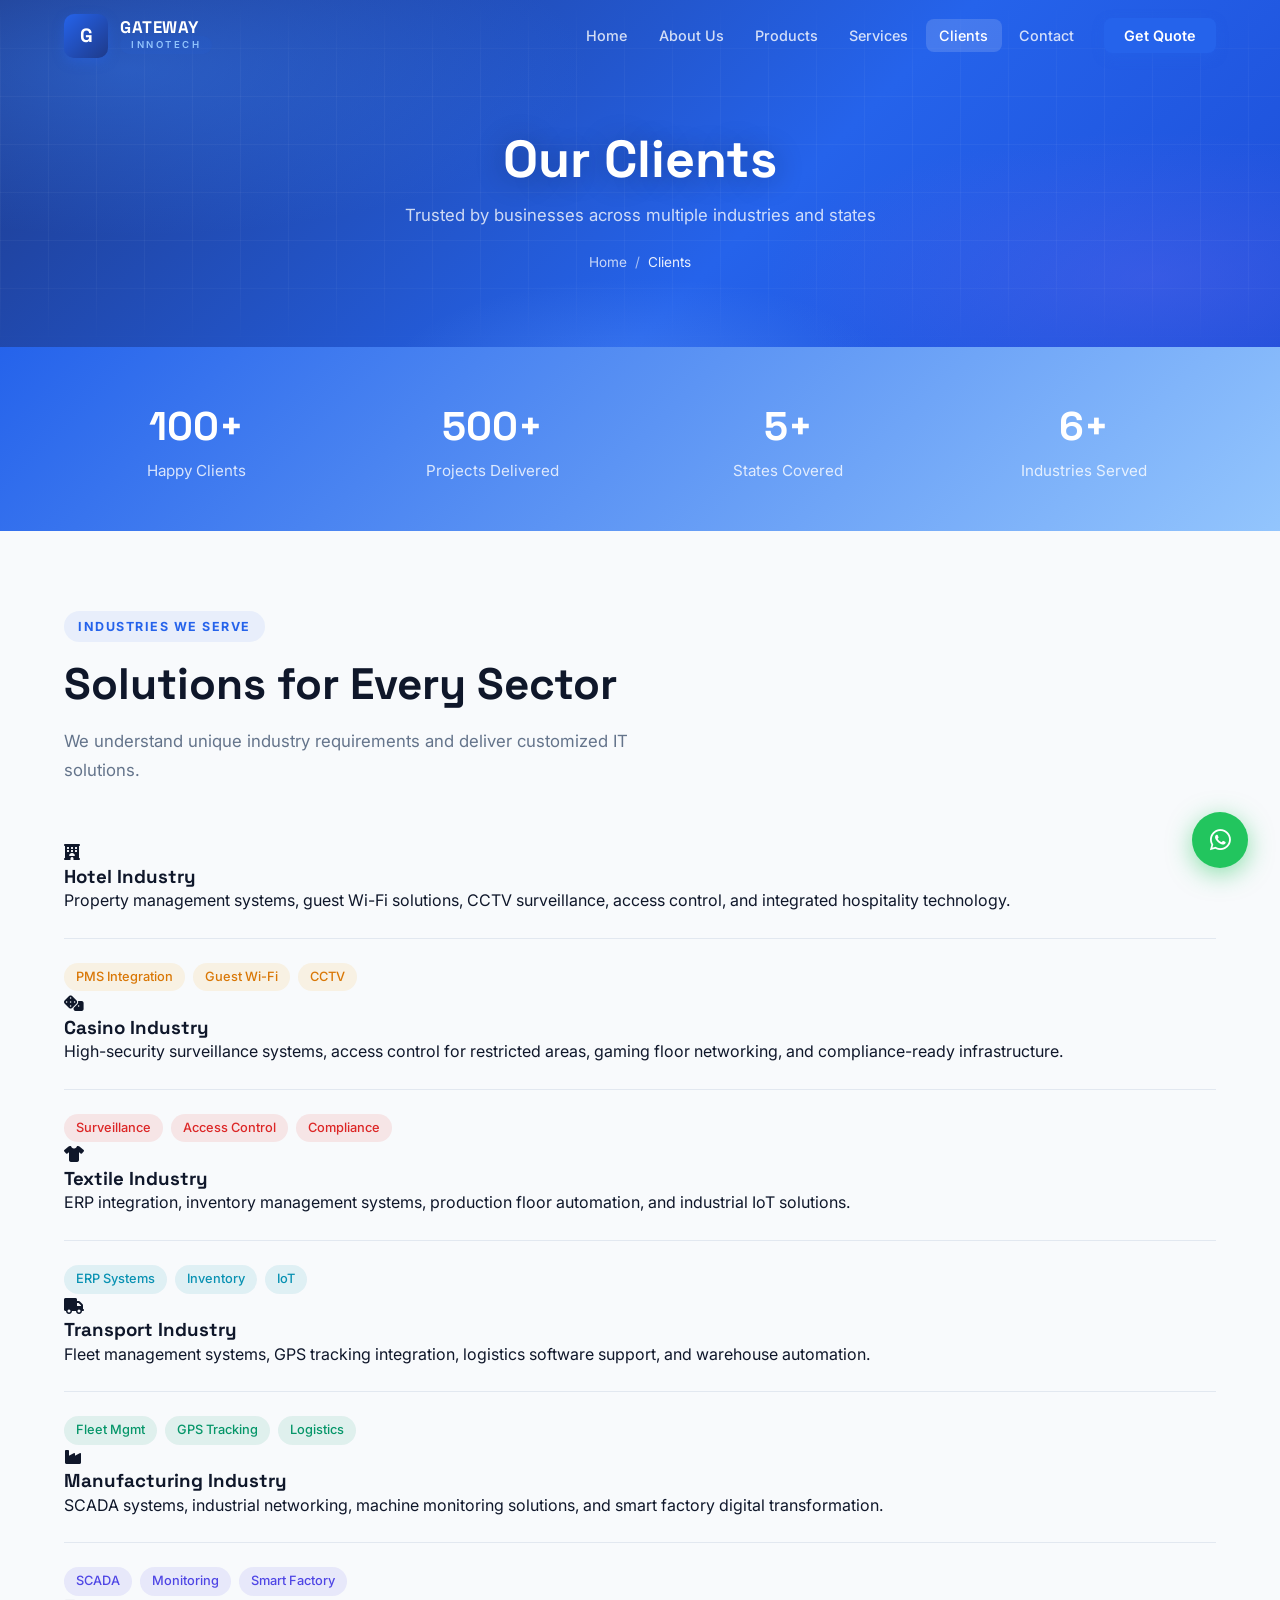
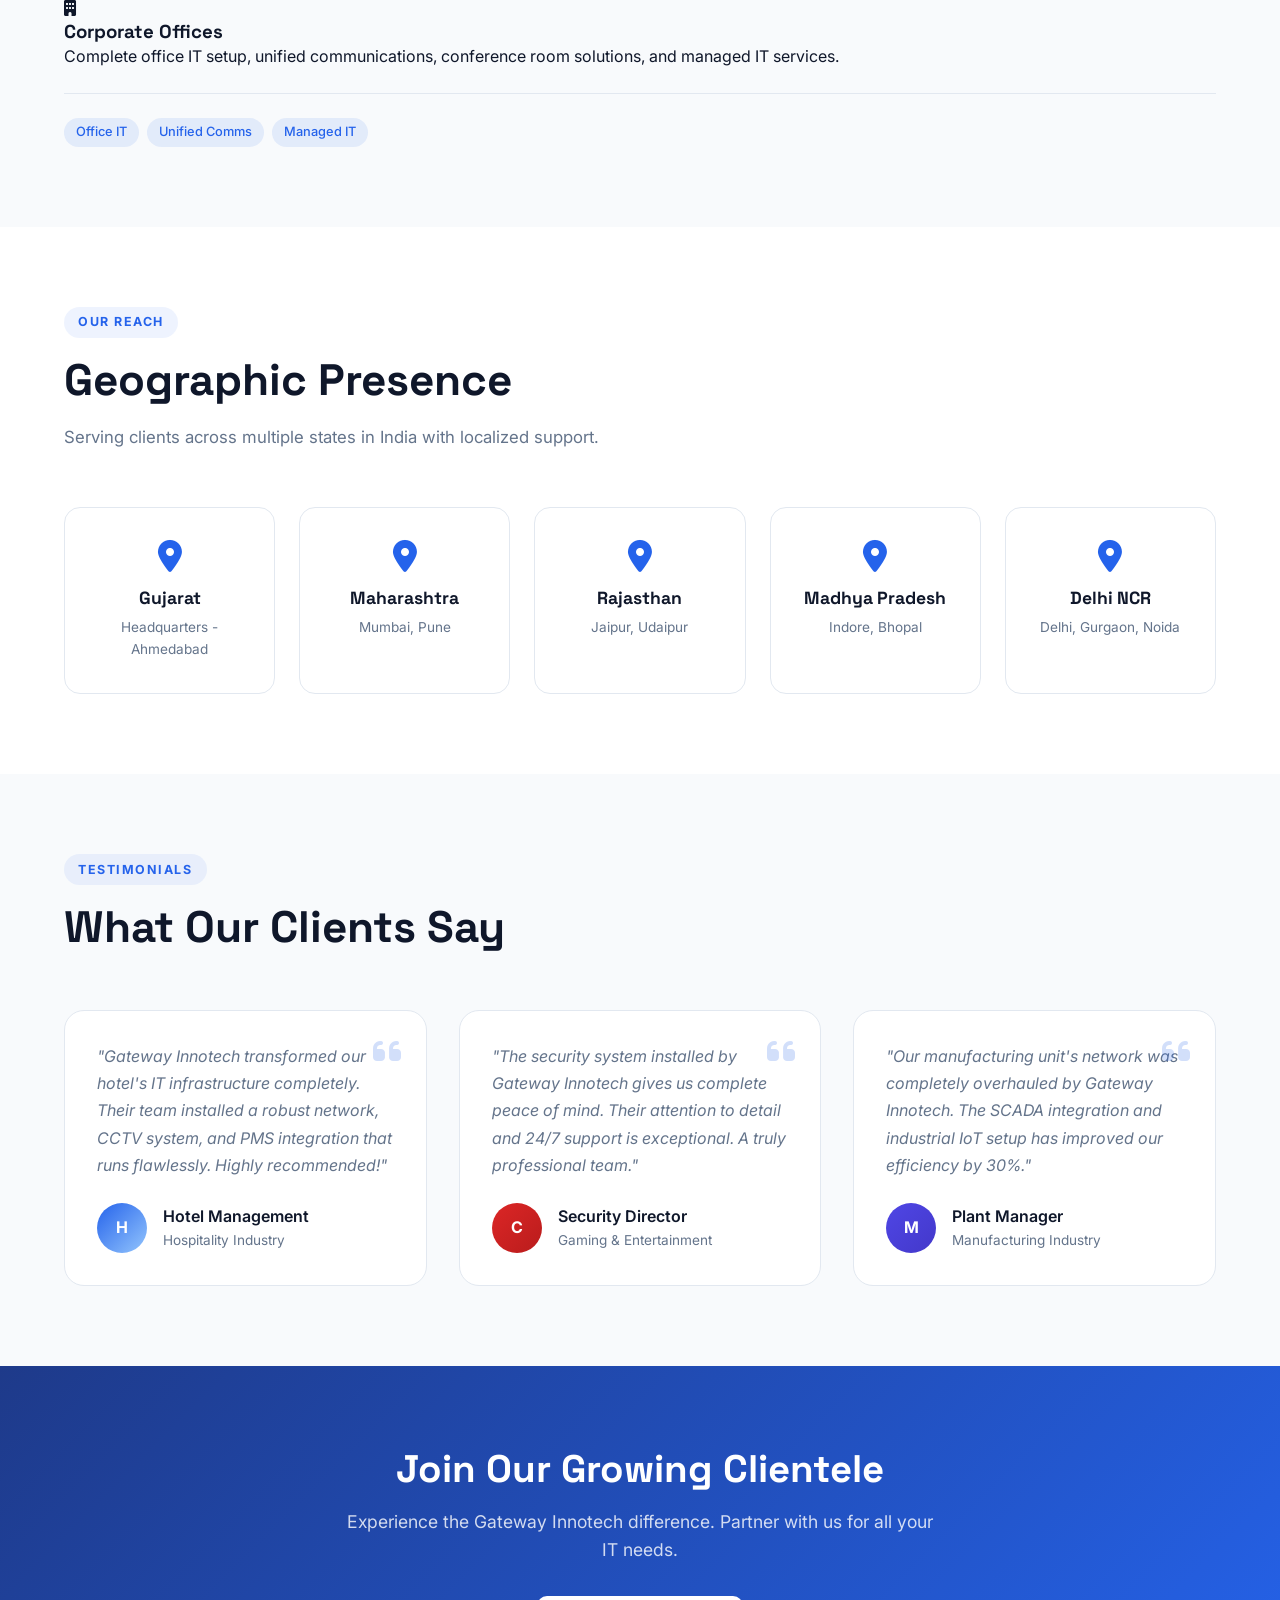
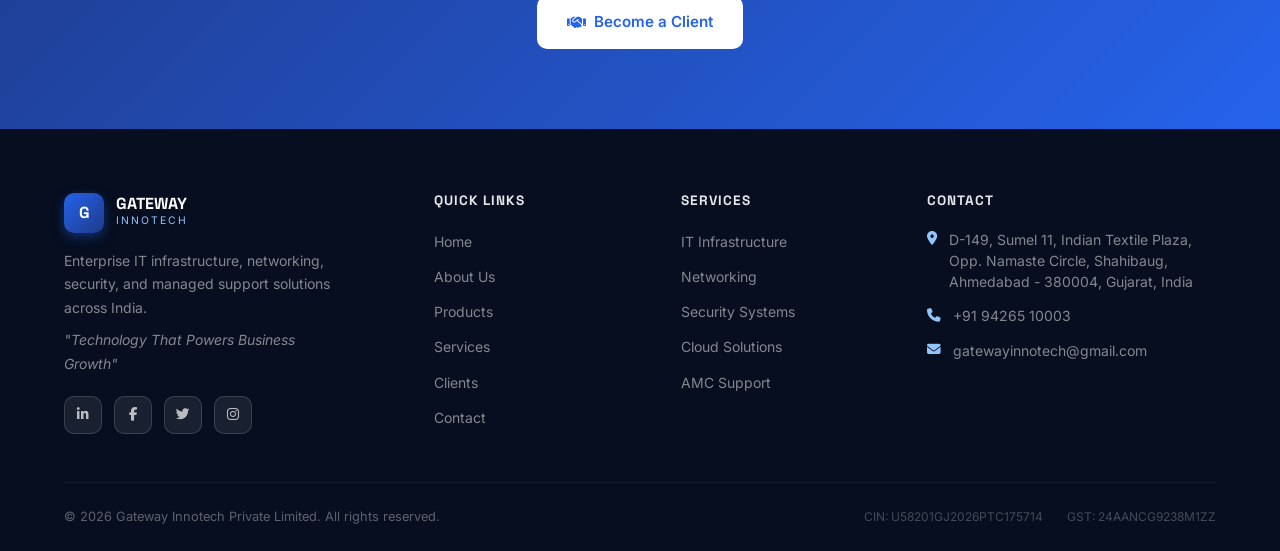
<file: clients.html>
<!DOCTYPE html>
<html lang="en">
<head>
  <meta charset="UTF-8">
  <meta name="viewport" content="width=device-width, initial-scale=1.0">
  <title>Clients | Gateway Innotech Private Limited - Industry Solutions</title>
  <meta name="description" content="Gateway Innotech serves clients across Hotels, Casinos, Textile, Transport, Manufacturing, and Corporate sectors across 5+ states in India.">
  <meta name="keywords" content="Gateway Innotech clients, hotel IT solutions, casino security, textile industry IT, transport technology, manufacturing IT, corporate IT">
  <meta name="author" content="Gateway Innotech Private Limited">
  <meta name="robots" content="index, follow">
  <link rel="canonical" href="https://gatewayinnotech.com/clients.html">
  <meta property="og:type" content="website">
  <meta property="og:title" content="Our Clients | Gateway Innotech Private Limited">
  <meta property="og:description" content="Industry-wise client showcase across multiple sectors in India.">
  <meta property="og:url" content="https://gatewayinnotech.com/clients.html">
  <link rel="preconnect" href="https://fonts.googleapis.com">
  <link rel="preconnect" href="https://fonts.gstatic.com" crossorigin>
  <link href="https://fonts.googleapis.com/css2?family=Inter:wght@300;400;500;600;700;800&family=Space+Grotesk:wght@400;500;600;700&display=swap" rel="stylesheet">
  <link rel="stylesheet" href="https://cdnjs.cloudflare.com/ajax/libs/font-awesome/6.5.1/css/all.min.css">
  <link rel="stylesheet" href="styles.css">
</head>
<body>

<nav class="navbar scrolled">
  <div class="container">
    <div class="navbar-inner">
      <a href="index.html" class="logo">
        <div class="logo-icon">G</div>
        <div class="logo-text">
          <span class="brand">GATEWAY</span>
          <span class="tag">INNOTECH</span>
        </div>
      </a>
      <ul class="nav-menu">
        <li><a href="index.html" class="nav-link">Home</a></li>
        <li><a href="about.html" class="nav-link">About Us</a></li>
        <li><a href="products.html" class="nav-link">Products</a></li>
        <li><a href="services.html" class="nav-link">Services</a></li>
        <li><a href="clients.html" class="nav-link active">Clients</a></li>
        <li><a href="contact.html" class="nav-link">Contact</a></li>
        <li><a href="contact.html" class="nav-cta">Get Quote</a></li>
      </ul>
      <button class="mobile-toggle" aria-label="Toggle menu"><i class="fas fa-bars"></i></button>
    </div>
  </div>
</nav>

<header class="page-header">
  <div class="container">
    <h1 class="animate-on-scroll">Our Clients</h1>
    <p class="animate-on-scroll animate-delay-1">Trusted by businesses across multiple industries and states</p>
    <nav class="breadcrumb animate-on-scroll animate-delay-2" aria-label="breadcrumb">
      <a href="index.html">Home</a><span>/</span><span>Clients</span>
    </nav>
  </div>
</header>

<section style="background: linear-gradient(135deg, var(--primary) 0%, var(--primary-light) 100%); padding: 3rem 0;">
  <div class="container">
    <div style="display: grid; grid-template-columns: repeat(4, 1fr); gap: 2rem; text-align: center; color: white;">
      <div class="animate-on-scroll"><div style="font-family: var(--font-display); font-size: 2.5rem; font-weight: 800;">100+</div><div style="opacity: 0.8; font-size: 0.95rem;">Happy Clients</div></div>
      <div class="animate-on-scroll animate-delay-1"><div style="font-family: var(--font-display); font-size: 2.5rem; font-weight: 800;">500+</div><div style="opacity: 0.8; font-size: 0.95rem;">Projects Delivered</div></div>
      <div class="animate-on-scroll animate-delay-2"><div style="font-family: var(--font-display); font-size: 2.5rem; font-weight: 800;">5+</div><div style="opacity: 0.8; font-size: 0.95rem;">States Covered</div></div>
      <div class="animate-on-scroll animate-delay-3"><div style="font-family: var(--font-display); font-size: 2.5rem; font-weight: 800;">6+</div><div style="opacity: 0.8; font-size: 0.95rem;">Industries Served</div></div>
    </div>
  </div>
</section>

<section class="section bg-alt">
  <div class="container">
    <div class="section-header animate-on-scroll">
      <span class="section-label">Industries We Serve</span>
      <h2 class="section-title">Solutions for Every <span>Sector</span></h2>
      <p class="section-subtitle">We understand unique industry requirements and deliver customized IT solutions.</p>
    </div>
    <div class="client-grid stagger-container">
      <div class="client-card animate-on-scroll">
        <div class="client-icon hotel"><i class="fas fa-hotel"></i></div>
        <h3>Hotel Industry</h3>
        <p>Property management systems, guest Wi-Fi solutions, CCTV surveillance, access control, and integrated hospitality technology.</p>
        <div style="margin-top: 1.5rem; padding-top: 1.5rem; border-top: 1px solid var(--border);">
          <div style="display: flex; flex-wrap: wrap; gap: 0.5rem;">
            <span style="background: rgba(245,158,11,0.1); color: #d97706; padding: 4px 12px; border-radius: 100px; font-size: 0.8rem; font-weight: 500;">PMS Integration</span>
            <span style="background: rgba(245,158,11,0.1); color: #d97706; padding: 4px 12px; border-radius: 100px; font-size: 0.8rem; font-weight: 500;">Guest Wi-Fi</span>
            <span style="background: rgba(245,158,11,0.1); color: #d97706; padding: 4px 12px; border-radius: 100px; font-size: 0.8rem; font-weight: 500;">CCTV</span>
          </div>
        </div>
      </div>
      <div class="client-card animate-on-scroll">
        <div class="client-icon casino"><i class="fas fa-dice"></i></div>
        <h3>Casino Industry</h3>
        <p>High-security surveillance systems, access control for restricted areas, gaming floor networking, and compliance-ready infrastructure.</p>
        <div style="margin-top: 1.5rem; padding-top: 1.5rem; border-top: 1px solid var(--border);">
          <div style="display: flex; flex-wrap: wrap; gap: 0.5rem;">
            <span style="background: rgba(220,38,38,0.1); color: #dc2626; padding: 4px 12px; border-radius: 100px; font-size: 0.8rem; font-weight: 500;">Surveillance</span>
            <span style="background: rgba(220,38,38,0.1); color: #dc2626; padding: 4px 12px; border-radius: 100px; font-size: 0.8rem; font-weight: 500;">Access Control</span>
            <span style="background: rgba(220,38,38,0.1); color: #dc2626; padding: 4px 12px; border-radius: 100px; font-size: 0.8rem; font-weight: 500;">Compliance</span>
          </div>
        </div>
      </div>
      <div class="client-card animate-on-scroll">
        <div class="client-icon textile"><i class="fas fa-tshirt"></i></div>
        <h3>Textile Industry</h3>
        <p>ERP integration, inventory management systems, production floor automation, and industrial IoT solutions.</p>
        <div style="margin-top: 1.5rem; padding-top: 1.5rem; border-top: 1px solid var(--border);">
          <div style="display: flex; flex-wrap: wrap; gap: 0.5rem;">
            <span style="background: rgba(8,145,178,0.1); color: #0891b2; padding: 4px 12px; border-radius: 100px; font-size: 0.8rem; font-weight: 500;">ERP Systems</span>
            <span style="background: rgba(8,145,178,0.1); color: #0891b2; padding: 4px 12px; border-radius: 100px; font-size: 0.8rem; font-weight: 500;">Inventory</span>
            <span style="background: rgba(8,145,178,0.1); color: #0891b2; padding: 4px 12px; border-radius: 100px; font-size: 0.8rem; font-weight: 500;">IoT</span>
          </div>
        </div>
      </div>
      <div class="client-card animate-on-scroll">
        <div class="client-icon transport"><i class="fas fa-truck"></i></div>
        <h3>Transport Industry</h3>
        <p>Fleet management systems, GPS tracking integration, logistics software support, and warehouse automation.</p>
        <div style="margin-top: 1.5rem; padding-top: 1.5rem; border-top: 1px solid var(--border);">
          <div style="display: flex; flex-wrap: wrap; gap: 0.5rem;">
            <span style="background: rgba(5,150,105,0.1); color: #059669; padding: 4px 12px; border-radius: 100px; font-size: 0.8rem; font-weight: 500;">Fleet Mgmt</span>
            <span style="background: rgba(5,150,105,0.1); color: #059669; padding: 4px 12px; border-radius: 100px; font-size: 0.8rem; font-weight: 500;">GPS Tracking</span>
            <span style="background: rgba(5,150,105,0.1); color: #059669; padding: 4px 12px; border-radius: 100px; font-size: 0.8rem; font-weight: 500;">Logistics</span>
          </div>
        </div>
      </div>
      <div class="client-card animate-on-scroll">
        <div class="client-icon manufacturing"><i class="fas fa-industry"></i></div>
        <h3>Manufacturing Industry</h3>
        <p>SCADA systems, industrial networking, machine monitoring solutions, and smart factory digital transformation.</p>
        <div style="margin-top: 1.5rem; padding-top: 1.5rem; border-top: 1px solid var(--border);">
          <div style="display: flex; flex-wrap: wrap; gap: 0.5rem;">
            <span style="background: rgba(79,70,229,0.1); color: #4f46e5; padding: 4px 12px; border-radius: 100px; font-size: 0.8rem; font-weight: 500;">SCADA</span>
            <span style="background: rgba(79,70,229,0.1); color: #4f46e5; padding: 4px 12px; border-radius: 100px; font-size: 0.8rem; font-weight: 500;">Monitoring</span>
            <span style="background: rgba(79,70,229,0.1); color: #4f46e5; padding: 4px 12px; border-radius: 100px; font-size: 0.8rem; font-weight: 500;">Smart Factory</span>
          </div>
        </div>
      </div>
      <div class="client-card animate-on-scroll">
        <div class="client-icon corporate"><i class="fas fa-building"></i></div>
        <h3>Corporate Offices</h3>
        <p>Complete office IT setup, unified communications, conference room solutions, and managed IT services.</p>
        <div style="margin-top: 1.5rem; padding-top: 1.5rem; border-top: 1px solid var(--border);">
          <div style="display: flex; flex-wrap: wrap; gap: 0.5rem;">
            <span style="background: rgba(37,99,235,0.1); color: #2563eb; padding: 4px 12px; border-radius: 100px; font-size: 0.8rem; font-weight: 500;">Office IT</span>
            <span style="background: rgba(37,99,235,0.1); color: #2563eb; padding: 4px 12px; border-radius: 100px; font-size: 0.8rem; font-weight: 500;">Unified Comms</span>
            <span style="background: rgba(37,99,235,0.1); color: #2563eb; padding: 4px 12px; border-radius: 100px; font-size: 0.8rem; font-weight: 500;">Managed IT</span>
          </div>
        </div>
      </div>
    </div>
  </div>
</section>

<section class="section">
  <div class="container">
    <div class="section-header animate-on-scroll">
      <span class="section-label">Our Reach</span>
      <h2 class="section-title">Geographic <span>Presence</span></h2>
      <p class="section-subtitle">Serving clients across multiple states in India with localized support.</p>
    </div>
    <div style="display: grid; grid-template-columns: repeat(auto-fill, minmax(200px, 1fr)); gap: 1.5rem;">
      <div class="animate-on-scroll" style="background: white; border: 1px solid var(--border); border-radius: 16px; padding: 2rem; text-align: center; transition: all 0.3s ease;">
        <i class="fas fa-map-marker-alt" style="font-size: 2rem; color: var(--primary); margin-bottom: 1rem;"></i>
        <h4 style="font-size: 1.1rem; margin-bottom: 0.5rem;">Gujarat</h4>
        <p style="font-size: 0.85rem; color: var(--text-light);">Headquarters - Ahmedabad</p>
      </div>
      <div class="animate-on-scroll" style="background: white; border: 1px solid var(--border); border-radius: 16px; padding: 2rem; text-align: center; transition: all 0.3s ease;">
        <i class="fas fa-map-marker-alt" style="font-size: 2rem; color: var(--primary); margin-bottom: 1rem;"></i>
        <h4 style="font-size: 1.1rem; margin-bottom: 0.5rem;">Maharashtra</h4>
        <p style="font-size: 0.85rem; color: var(--text-light);">Mumbai, Pune</p>
      </div>
      <div class="animate-on-scroll" style="background: white; border: 1px solid var(--border); border-radius: 16px; padding: 2rem; text-align: center; transition: all 0.3s ease;">
        <i class="fas fa-map-marker-alt" style="font-size: 2rem; color: var(--primary); margin-bottom: 1rem;"></i>
        <h4 style="font-size: 1.1rem; margin-bottom: 0.5rem;">Rajasthan</h4>
        <p style="font-size: 0.85rem; color: var(--text-light);">Jaipur, Udaipur</p>
      </div>
      <div class="animate-on-scroll" style="background: white; border: 1px solid var(--border); border-radius: 16px; padding: 2rem; text-align: center; transition: all 0.3s ease;">
        <i class="fas fa-map-marker-alt" style="font-size: 2rem; color: var(--primary); margin-bottom: 1rem;"></i>
        <h4 style="font-size: 1.1rem; margin-bottom: 0.5rem;">Madhya Pradesh</h4>
        <p style="font-size: 0.85rem; color: var(--text-light);">Indore, Bhopal</p>
      </div>
      <div class="animate-on-scroll" style="background: white; border: 1px solid var(--border); border-radius: 16px; padding: 2rem; text-align: center; transition: all 0.3s ease;">
        <i class="fas fa-map-marker-alt" style="font-size: 2rem; color: var(--primary); margin-bottom: 1rem;"></i>
        <h4 style="font-size: 1.1rem; margin-bottom: 0.5rem;">Delhi NCR</h4>
        <p style="font-size: 0.85rem; color: var(--text-light);">Delhi, Gurgaon, Noida</p>
      </div>
    </div>
  </div>
</section>

<section class="section bg-alt">
  <div class="container">
    <div class="section-header animate-on-scroll">
      <span class="section-label">Testimonials</span>
      <h2 class="section-title">What Our <span>Clients Say</span></h2>
    </div>
    <div style="display: grid; grid-template-columns: repeat(auto-fill, minmax(350px, 1fr)); gap: 2rem;">
      <div class="animate-on-scroll" style="background: white; border-radius: 20px; padding: 2rem; border: 1px solid var(--border); position: relative;">
        <i class="fas fa-quote-left" style="font-size: 2rem; color: var(--primary); opacity: 0.2; position: absolute; top: 1.5rem; right: 1.5rem;"></i>
        <p style="color: var(--text-light); line-height: 1.7; margin-bottom: 1.5rem; font-style: italic;">"Gateway Innotech transformed our hotel's IT infrastructure completely. Their team installed a robust network, CCTV system, and PMS integration that runs flawlessly. Highly recommended!"</p>
        <div style="display: flex; align-items: center; gap: 1rem;">
          <div style="width: 50px; height: 50px; background: linear-gradient(135deg, var(--primary), var(--primary-light)); border-radius: 50%; display: flex; align-items: center; justify-content: center; color: white; font-weight: 700;">H</div>
          <div>
            <div style="font-weight: 600;">Hotel Management</div>
            <div style="font-size: 0.85rem; color: var(--text-light);">Hospitality Industry</div>
          </div>
        </div>
      </div>
      <div class="animate-on-scroll" style="background: white; border-radius: 20px; padding: 2rem; border: 1px solid var(--border); position: relative;">
        <i class="fas fa-quote-left" style="font-size: 2rem; color: var(--primary); opacity: 0.2; position: absolute; top: 1.5rem; right: 1.5rem;"></i>
        <p style="color: var(--text-light); line-height: 1.7; margin-bottom: 1.5rem; font-style: italic;">"The security system installed by Gateway Innotech gives us complete peace of mind. Their attention to detail and 24/7 support is exceptional. A truly professional team."</p>
        <div style="display: flex; align-items: center; gap: 1rem;">
          <div style="width: 50px; height: 50px; background: linear-gradient(135deg, #dc2626, #b91c1c); border-radius: 50%; display: flex; align-items: center; justify-content: center; color: white; font-weight: 700;">C</div>
          <div>
            <div style="font-weight: 600;">Security Director</div>
            <div style="font-size: 0.85rem; color: var(--text-light);">Gaming & Entertainment</div>
          </div>
        </div>
      </div>
      <div class="animate-on-scroll" style="background: white; border-radius: 20px; padding: 2rem; border: 1px solid var(--border); position: relative;">
        <i class="fas fa-quote-left" style="font-size: 2rem; color: var(--primary); opacity: 0.2; position: absolute; top: 1.5rem; right: 1.5rem;"></i>
        <p style="color: var(--text-light); line-height: 1.7; margin-bottom: 1.5rem; font-style: italic;">"Our manufacturing unit's network was completely overhauled by Gateway Innotech. The SCADA integration and industrial IoT setup has improved our efficiency by 30%."</p>
        <div style="display: flex; align-items: center; gap: 1rem;">
          <div style="width: 50px; height: 50px; background: linear-gradient(135deg, #4f46e5, #4338ca); border-radius: 50%; display: flex; align-items: center; justify-content: center; color: white; font-weight: 700;">M</div>
          <div>
            <div style="font-weight: 600;">Plant Manager</div>
            <div style="font-size: 0.85rem; color: var(--text-light);">Manufacturing Industry</div>
          </div>
        </div>
      </div>
    </div>
  </div>
</section>

<section class="section" style="background: linear-gradient(135deg, var(--primary-dark) 0%, var(--primary) 100%); text-align: center;">
  <div class="container">
    <div class="animate-on-scroll">
      <h2 style="font-size: clamp(1.75rem, 3vw, 2.5rem); color: white; margin-bottom: 1rem;">Join Our Growing Clientele</h2>
      <p style="color: rgba(255,255,255,0.8); font-size: 1.1rem; max-width: 600px; margin: 0 auto 2rem;">Experience the Gateway Innotech difference. Partner with us for all your IT needs.</p>
      <a href="contact.html" class="btn" style="background: white; color: var(--primary);">
        <i class="fas fa-handshake"></i>
        <span>Become a Client</span>
      </a>
    </div>
  </div>
</section>

<footer class="footer">
  <div class="container">
    <div class="footer-grid">
      <div class="footer-brand">
        <div style="display: flex; align-items: center; gap: 0.75rem; margin-bottom: 1rem;">
          <div class="logo-icon" style="width: 40px; height: 40px; font-size: 1rem;">G</div>
          <div>
            <div style="font-family: var(--font-display); font-weight: 700; color: white; line-height: 1.1;">GATEWAY</div>
            <div style="font-size: 0.65rem; color: var(--primary-light); letter-spacing: 2px;">INNOTECH</div>
          </div>
        </div>
        <p>Enterprise IT infrastructure, networking, security, and managed support solutions across India.</p>
        <p style="margin-top: 0.5rem; font-style: italic;">"Technology That Powers Business Growth"</p>
        <div class="social-links">
          <a href="#" class="social-link" aria-label="LinkedIn"><i class="fab fa-linkedin-in"></i></a>
          <a href="#" class="social-link" aria-label="Facebook"><i class="fab fa-facebook-f"></i></a>
          <a href="#" class="social-link" aria-label="Twitter"><i class="fab fa-twitter"></i></a>
          <a href="#" class="social-link" aria-label="Instagram"><i class="fab fa-instagram"></i></a>
        </div>
      </div>
      <div>
        <h4 class="footer-title">Quick Links</h4>
        <ul class="footer-links">
          <li><a href="index.html">Home</a></li>
          <li><a href="about.html">About Us</a></li>
          <li><a href="products.html">Products</a></li>
          <li><a href="services.html">Services</a></li>
          <li><a href="clients.html">Clients</a></li>
          <li><a href="contact.html">Contact</a></li>
        </ul>
      </div>
      <div>
        <h4 class="footer-title">Services</h4>
        <ul class="footer-links">
          <li><a href="services.html">IT Infrastructure</a></li>
          <li><a href="services.html">Networking</a></li>
          <li><a href="services.html">Security Systems</a></li>
          <li><a href="services.html">Cloud Solutions</a></li>
          <li><a href="services.html">AMC Support</a></li>
        </ul>
      </div>
      <div>
        <h4 class="footer-title">Contact</h4>
        <ul class="footer-contact">
          <li><i class="fas fa-map-marker-alt"></i><span>D-149, Sumel 11, Indian Textile Plaza, Opp. Namaste Circle, Shahibaug, Ahmedabad - 380004, Gujarat, India</span></li>
          <li><i class="fas fa-phone"></i><a href="tel:+919426510003">+91 94265 10003</a></li>
          <li><i class="fas fa-envelope"></i><a href="mailto:gatewayinnotech@gmail.com">gatewayinnotech@gmail.com</a></li>
        </ul>
      </div>
    </div>
    <div class="footer-bottom">
      <p>&copy; <span class="current-year">2026</span> Gateway Innotech Private Limited. All rights reserved.</p>
      <div class="footer-meta">
        <span>CIN: U58201GJ2026PTC175714</span>
        <span>GST: 24AANCG9238M1ZZ</span>
      </div>
    </div>
  </div>
</footer>

<a href="https://wa.me/919426510003?text=Hello%20Gateway%20Innotech" target="_blank" class="whatsapp-float" aria-label="Chat on WhatsApp">
  <i class="fab fa-whatsapp"></i>
</a>

<button class="back-to-top" aria-label="Back to top">
  <i class="fas fa-arrow-up"></i>
</button>

<script src="script.js"></script>
</body>
</html>
</file>
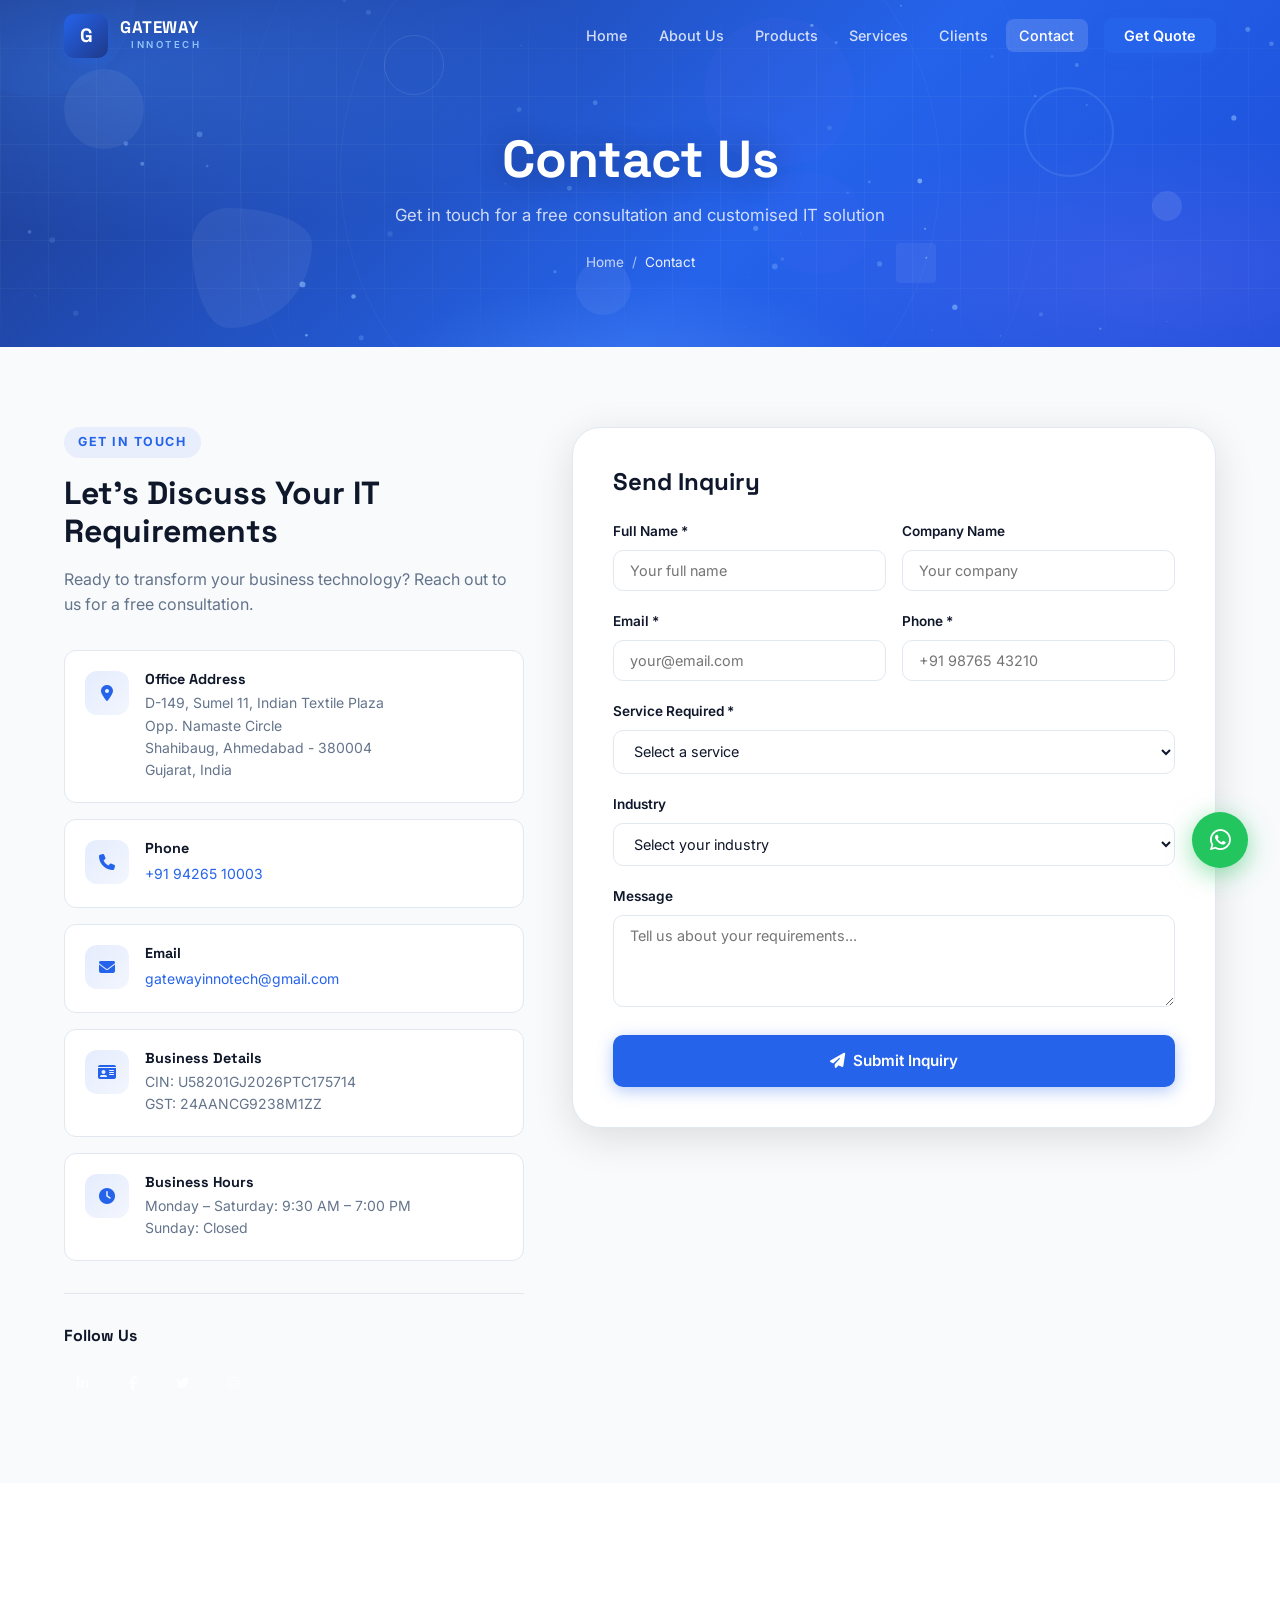
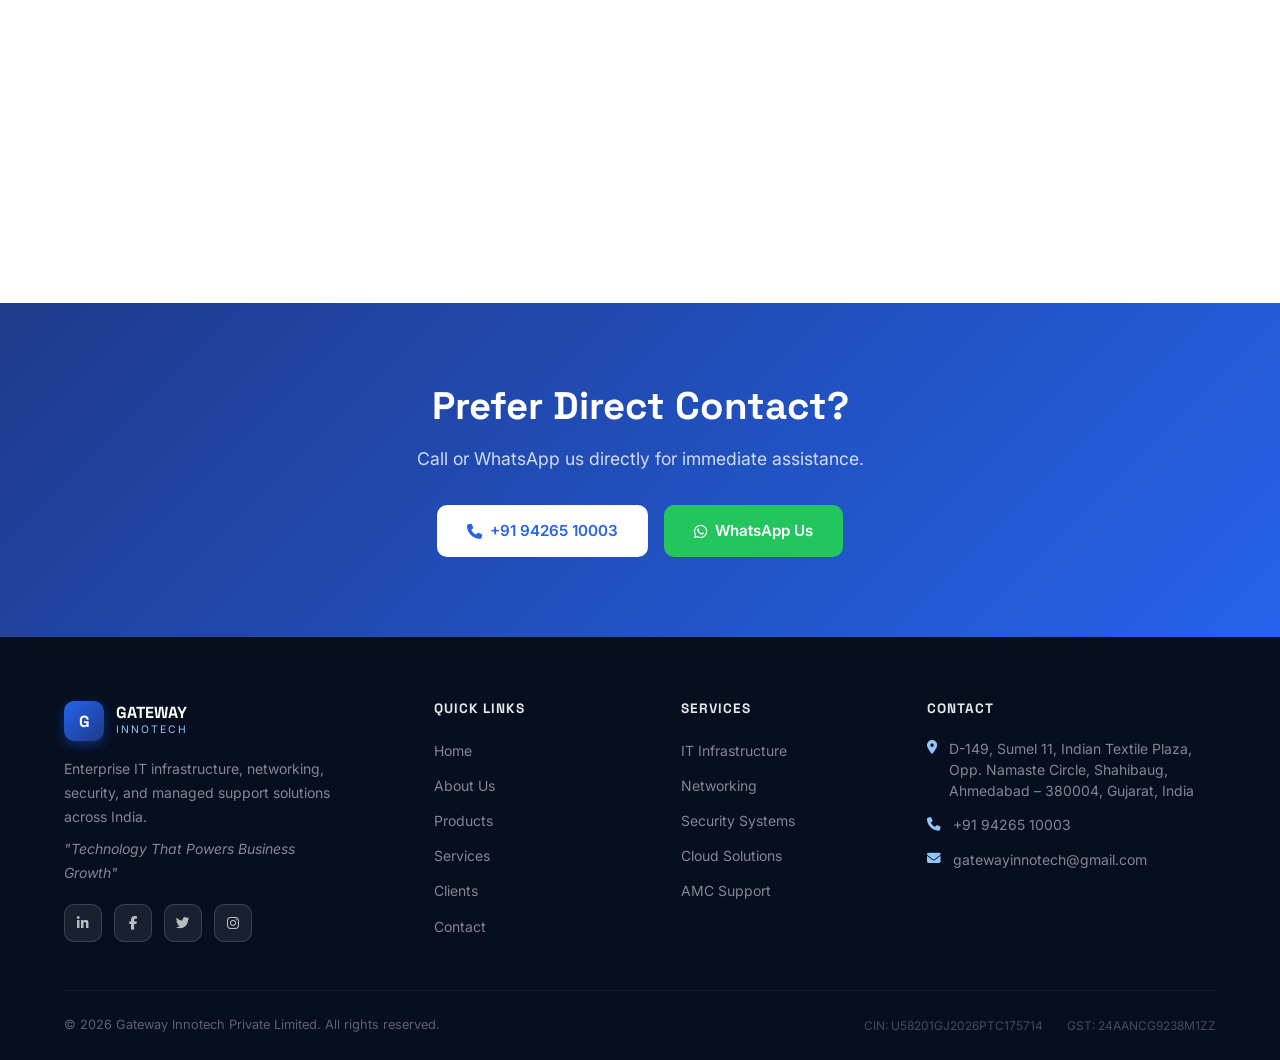
<file: contact.html>
<!DOCTYPE html>
<html lang="en">
<head>
  <meta charset="UTF-8">
  <meta name="viewport" content="width=device-width, initial-scale=1.0">
  <title>Contact Us | Gateway Innotech Private Limited - Ahmedabad, Gujarat</title>
  <meta name="description" content="Contact Gateway Innotech Private Limited. Office: D-149, Sumel 11, Indian Textile Plaza, Shahibaug, Ahmedabad. Phone: +91 94265 10003. Email: gatewayinnotech@gmail.com">
  <meta name="keywords" content="contact Gateway Innotech, IT company Ahmedabad, IT support Gujarat, computer repair Ahmedabad, server installation contact">
  <meta name="author" content="Gateway Innotech Private Limited">
  <meta name="robots" content="index, follow">
  <link rel="canonical" href="https://gatewayinnotech.com/contact.html">
  <meta property="og:type" content="website">
  <meta property="og:title" content="Contact Us | Gateway Innotech Private Limited">
  <meta property="og:description" content="Get in touch for IT infrastructure, networking, and security solutions.">
  <meta property="og:url" content="https://gatewayinnotech.com/contact.html">
  <link rel="preconnect" href="https://fonts.googleapis.com">
  <link rel="preconnect" href="https://fonts.gstatic.com" crossorigin>
  <link href="https://fonts.googleapis.com/css2?family=Inter:wght@300;400;500;600;700;800&family=Space+Grotesk:wght@400;500;600;700&display=swap" rel="stylesheet">
  <link rel="stylesheet" href="https://cdnjs.cloudflare.com/ajax/libs/font-awesome/6.5.1/css/all.min.css">
  <link rel="stylesheet" href="styles.css">
</head>
<body>

<nav class="navbar scrolled">
  <div class="container">
    <div class="navbar-inner">
      <a href="index.html" class="logo">
        <div class="logo-icon">G</div>
        <div class="logo-text">
          <span class="brand">GATEWAY</span>
          <span class="tag">INNOTECH</span>
        </div>
      </a>
      <ul class="nav-menu">
        <li><a href="index.html" class="nav-link">Home</a></li>
        <li><a href="about.html" class="nav-link">About Us</a></li>
        <li><a href="products.html" class="nav-link">Products</a></li>
        <li><a href="services.html" class="nav-link">Services</a></li>
        <li><a href="clients.html" class="nav-link">Clients</a></li>
        <li><a href="contact.html" class="nav-link active">Contact</a></li>
        <li><a href="contact.html" class="nav-cta">Get Quote</a></li>
      </ul>
      <button class="mobile-toggle" aria-label="Toggle menu"><i class="fas fa-bars"></i></button>
    </div>
  </div>
</nav>

<!-- =============================================
     ANIMATED PAGE HEADER BANNER
     The same structure goes on every inner page.
     Only change: h1 text, p text, breadcrumb span
     ============================================= -->
<header class="page-header">

  <!-- JS-driven particle canvas -->
  <canvas id="page-header-canvas" aria-hidden="true"></canvas>

  <!-- Floating geometric shapes -->
  <div class="banner-shapes" aria-hidden="true">
    <span></span><span></span><span></span><span></span><span></span>
    <span></span><span></span><span></span><span></span><span></span>
  </div>

  <!-- Pulsing concentric rings -->
  <div class="banner-ring" aria-hidden="true"></div>
  <div class="banner-ring" aria-hidden="true"></div>
  <div class="banner-ring" aria-hidden="true"></div>

  <!-- Light glare sweep -->
  <div class="banner-glare" aria-hidden="true"></div>

  <!-- Actual page-header content -->
  <div class="container">
    <h1 class="animate-on-scroll">Contact Us</h1>
    <p class="animate-on-scroll animate-delay-1">Get in touch for a free consultation and customised IT solution</p>
    <nav class="breadcrumb animate-on-scroll animate-delay-2" aria-label="breadcrumb">
      <a href="index.html">Home</a><span>/</span><span>Contact</span>
    </nav>
  </div>
</header>

<section class="section bg-alt">
  <div class="container">
    <div class="contact-grid">
      <div>
        <div class="animate-on-scroll">
          <span class="section-label">Get In Touch</span>
          <h2 style="font-size: 2rem; margin-bottom: 1rem;">Let's Discuss Your IT Requirements</h2>
          <p style="color: var(--text-light); margin-bottom: 2rem;">Ready to transform your business technology? Reach out to us for a free consultation.</p>
        </div>

        <div class="contact-info-block animate-on-scroll">
          <div class="contact-info-icon"><i class="fas fa-map-marker-alt"></i></div>
          <div>
            <h4>Office Address</h4>
            <p>D-149, Sumel 11, Indian Textile Plaza<br>Opp. Namaste Circle<br>Shahibaug, Ahmedabad - 380004<br>Gujarat, India</p>
          </div>
        </div>

        <div class="contact-info-block animate-on-scroll">
          <div class="contact-info-icon"><i class="fas fa-phone"></i></div>
          <div>
            <h4>Phone</h4>
            <a href="tel:+919426510003">+91 94265 10003</a>
          </div>
        </div>

        <div class="contact-info-block animate-on-scroll">
          <div class="contact-info-icon"><i class="fas fa-envelope"></i></div>
          <div>
            <h4>Email</h4>
            <a href="mailto:gatewayinnotech@gmail.com">gatewayinnotech@gmail.com</a>
          </div>
        </div>

        <div class="contact-info-block animate-on-scroll">
          <div class="contact-info-icon"><i class="fas fa-id-card"></i></div>
          <div>
            <h4>Business Details</h4>
            <p>CIN: U58201GJ2026PTC175714<br>GST: 24AANCG9238M1ZZ</p>
          </div>
        </div>

        <div class="contact-info-block animate-on-scroll">
          <div class="contact-info-icon"><i class="fas fa-clock"></i></div>
          <div>
            <h4>Business Hours</h4>
            <p>Monday – Saturday: 9:30 AM – 7:00 PM<br>Sunday: Closed</p>
          </div>
        </div>

        <div style="margin-top: 2rem; padding-top: 2rem; border-top: 1px solid var(--border);">
          <h4 style="margin-bottom: 1rem;">Follow Us</h4>
          <div class="social-links">
            <a href="#" class="social-link" aria-label="LinkedIn"><i class="fab fa-linkedin-in"></i></a>
            <a href="#" class="social-link" aria-label="Facebook"><i class="fab fa-facebook-f"></i></a>
            <a href="#" class="social-link" aria-label="Twitter"><i class="fab fa-twitter"></i></a>
            <a href="#" class="social-link" aria-label="Instagram"><i class="fab fa-instagram"></i></a>
          </div>
        </div>
      </div>

      <div class="contact-form-wrapper animate-on-scroll animate-delay-2">
        <h3 style="font-size: 1.5rem; margin-bottom: 1.5rem;">Send Inquiry</h3>
        <form id="inquiryForm" novalidate>
          <div class="form-row">
            <div class="form-group">
              <label class="form-label" for="name">Full Name *</label>
              <input type="text" id="name" name="name" class="form-input" placeholder="Your full name" required>
            </div>
            <div class="form-group">
              <label class="form-label" for="company">Company Name</label>
              <input type="text" id="company" name="company" class="form-input" placeholder="Your company">
            </div>
          </div>

          <div class="form-row">
            <div class="form-group">
              <label class="form-label" for="email">Email *</label>
              <input type="email" id="email" name="email" class="form-input" placeholder="your@email.com" required>
            </div>
            <div class="form-group">
              <label class="form-label" for="phone">Phone *</label>
              <input type="tel" id="phone" name="phone" class="form-input" placeholder="+91 98765 43210" required>
            </div>
          </div>

          <div class="form-group">
            <label class="form-label" for="service">Service Required *</label>
            <select id="service" name="service" class="form-select" required>
              <option value="">Select a service</option>
              <option value="computer-sales">Computer Sales &amp; Service</option>
              <option value="laptop">Laptop Sales &amp; Repair</option>
              <option value="server">Server Installation</option>
              <option value="hardware">Hardware Solutions</option>
              <option value="networking">Networking Infrastructure</option>
              <option value="firewall">Firewall &amp; VPN Setup</option>
              <option value="cctv">CCTV &amp; Surveillance</option>
              <option value="access-control">Access Control Systems</option>
              <option value="backup">Data Backup Solutions</option>
              <option value="cloud">Cloud Integration</option>
              <option value="amc">Annual Maintenance Contract</option>
              <option value="support">Remote &amp; On-site Support</option>
            </select>
          </div>

          <div class="form-group">
            <label class="form-label" for="industry">Industry</label>
            <select id="industry" name="industry" class="form-select">
              <option value="">Select your industry</option>
              <option value="hotel">Hotel Industry</option>
              <option value="casino">Casino Industry</option>
              <option value="textile">Textile Industry</option>
              <option value="transport">Transport Industry</option>
              <option value="manufacturing">Manufacturing Industry</option>
              <option value="corporate">Corporate Office</option>
              <option value="other">Other</option>
            </select>
          </div>

          <div class="form-group">
            <label class="form-label" for="message">Message</label>
            <textarea id="message" name="message" class="form-textarea" rows="4" placeholder="Tell us about your requirements..."></textarea>
          </div>

          <button type="submit" class="btn btn-primary" style="width: 100%; justify-content: center;">
            <i class="fas fa-paper-plane"></i>
            <span>Submit Inquiry</span>
          </button>
        </form>

        <!-- FIX: removed display:none inline style; JS now toggles style.display correctly -->
        <div id="successMessage" style="display:none; margin-top: 1.5rem; background: rgba(34,197,94,0.1); border: 1px solid rgba(34,197,94,0.3); border-radius: 12px; padding: 1.5rem; text-align: center;">
          <i class="fas fa-check-circle" style="font-size: 2.5rem; color: #22c55e; display:block; margin-bottom: 0.75rem;"></i>
          <h4 style="color: #15803d; margin-bottom: 0.5rem;">Thank You!</h4>
          <p style="color: #16a34a; font-size: 0.9rem;">Your inquiry has been submitted. We'll contact you shortly.</p>
        </div>
      </div>
    </div>
  </div>
</section>

<!-- Google Map — Sumel 11, Shahibaug, Ahmedabad -->
<section class="section" style="padding: 0;">
  <div class="map-container">
    <iframe
      src="https://www.google.com/maps/embed?pb=!1m18!1m12!1m3!1d3671.2530566624654!2d72.5921059!3d23.0553578!2m3!1f0!2f0!3f0!3m2!1i1024!2i768!4f13.1!3m3!1m2!1s0x395e84f94aa0e093%3A0xf193b4e7e2f39e3f!2sSumel%20Business%20Park%2011%2C%20Shahibaug%2C%20Ahmedabad%2C%20Gujarat%20380004!5e0!3m2!1sen!2sin!4v1700000000000"
      width="100%"
      height="400"
      style="border:0; display:block;"
      allowfullscreen=""
      loading="lazy"
      referrerpolicy="no-referrer-when-downgrade"
      title="Gateway Innotech Office Location – Sumel 11, Shahibaug, Ahmedabad">
    </iframe>
  </div>
</section>

<section class="section" style="background: linear-gradient(135deg, var(--primary-dark) 0%, var(--primary) 100%); text-align: center;">
  <div class="container">
    <div class="animate-on-scroll">
      <h2 style="font-size: clamp(1.75rem, 3vw, 2.5rem); color: white; margin-bottom: 1rem;">Prefer Direct Contact?</h2>
      <p style="color: rgba(255,255,255,0.8); font-size: 1.1rem; max-width: 600px; margin: 0 auto 2rem;">Call or WhatsApp us directly for immediate assistance.</p>
      <div style="display: flex; gap: 1rem; justify-content: center; flex-wrap: wrap;">
        <a href="tel:+919426510003" class="btn" style="background: white; color: var(--primary);">
          <i class="fas fa-phone"></i>
          <span>+91 94265 10003</span>
        </a>
        <a href="https://wa.me/919426510003?text=Hello%20Gateway%20Innotech" target="_blank" rel="noopener noreferrer" class="btn" style="background: #22c55e; color: white;">
          <i class="fab fa-whatsapp"></i>
          <span>WhatsApp Us</span>
        </a>
      </div>
    </div>
  </div>
</section>

<footer class="footer">
  <div class="container">
    <div class="footer-grid">
      <div class="footer-brand">
        <div style="display: flex; align-items: center; gap: 0.75rem; margin-bottom: 1rem;">
          <div class="logo-icon" style="width: 40px; height: 40px; font-size: 1rem;">G</div>
          <div>
            <div style="font-family: var(--font-display); font-weight: 700; color: white; line-height: 1.1;">GATEWAY</div>
            <div style="font-size: 0.65rem; color: var(--primary-light); letter-spacing: 2px;">INNOTECH</div>
          </div>
        </div>
        <p>Enterprise IT infrastructure, networking, security, and managed support solutions across India.</p>
        <p style="margin-top: 0.5rem; font-style: italic;">"Technology That Powers Business Growth"</p>
        <div class="social-links">
          <a href="#" class="social-link" aria-label="LinkedIn"><i class="fab fa-linkedin-in"></i></a>
          <a href="#" class="social-link" aria-label="Facebook"><i class="fab fa-facebook-f"></i></a>
          <a href="#" class="social-link" aria-label="Twitter"><i class="fab fa-twitter"></i></a>
          <a href="#" class="social-link" aria-label="Instagram"><i class="fab fa-instagram"></i></a>
        </div>
      </div>
      <div>
        <h4 class="footer-title">Quick Links</h4>
        <ul class="footer-links">
          <li><a href="index.html">Home</a></li>
          <li><a href="about.html">About Us</a></li>
          <li><a href="products.html">Products</a></li>
          <li><a href="services.html">Services</a></li>
          <li><a href="clients.html">Clients</a></li>
          <li><a href="contact.html">Contact</a></li>
        </ul>
      </div>
      <div>
        <h4 class="footer-title">Services</h4>
        <ul class="footer-links">
          <li><a href="services.html">IT Infrastructure</a></li>
          <li><a href="services.html">Networking</a></li>
          <li><a href="services.html">Security Systems</a></li>
          <li><a href="services.html">Cloud Solutions</a></li>
          <li><a href="services.html">AMC Support</a></li>
        </ul>
      </div>
      <div>
        <h4 class="footer-title">Contact</h4>
        <ul class="footer-contact">
          <li><i class="fas fa-map-marker-alt"></i><span>D-149, Sumel 11, Indian Textile Plaza, Opp. Namaste Circle, Shahibaug, Ahmedabad – 380004, Gujarat, India</span></li>
          <li><i class="fas fa-phone"></i><a href="tel:+919426510003">+91 94265 10003</a></li>
          <li><i class="fas fa-envelope"></i><a href="mailto:gatewayinnotech@gmail.com">gatewayinnotech@gmail.com</a></li>
        </ul>
      </div>
    </div>
    <div class="footer-bottom">
      <p>&copy; <span class="current-year">2026</span> Gateway Innotech Private Limited. All rights reserved.</p>
      <div class="footer-meta">
        <span>CIN: U58201GJ2026PTC175714</span>
        <span>GST: 24AANCG9238M1ZZ</span>
      </div>
    </div>
  </div>
</footer>

<a href="https://wa.me/919426510003?text=Hello%20Gateway%20Innotech" target="_blank" rel="noopener noreferrer" class="whatsapp-float" aria-label="Chat on WhatsApp">
  <i class="fab fa-whatsapp"></i>
</a>

<button class="back-to-top" aria-label="Back to top">
  <i class="fas fa-arrow-up"></i>
</button>

<script src="script.js"></script>
</body>
</html>
</file>
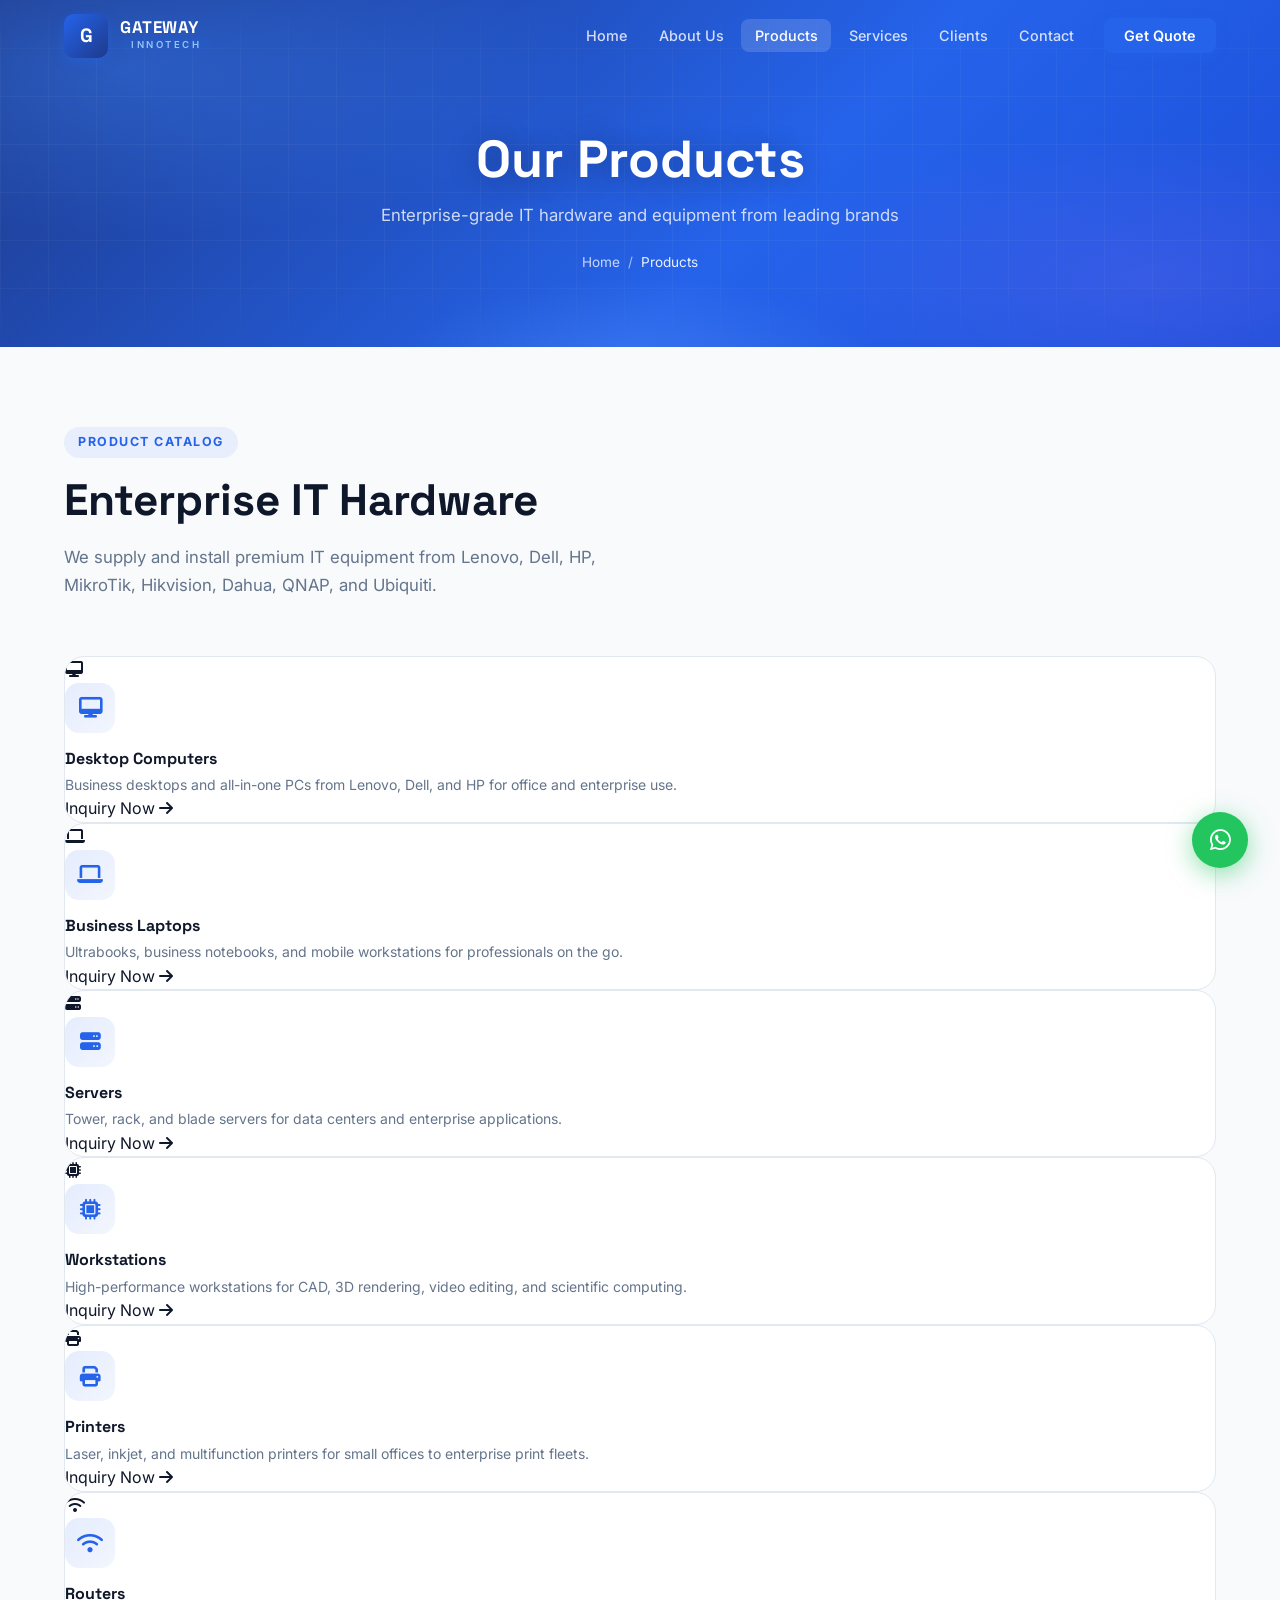
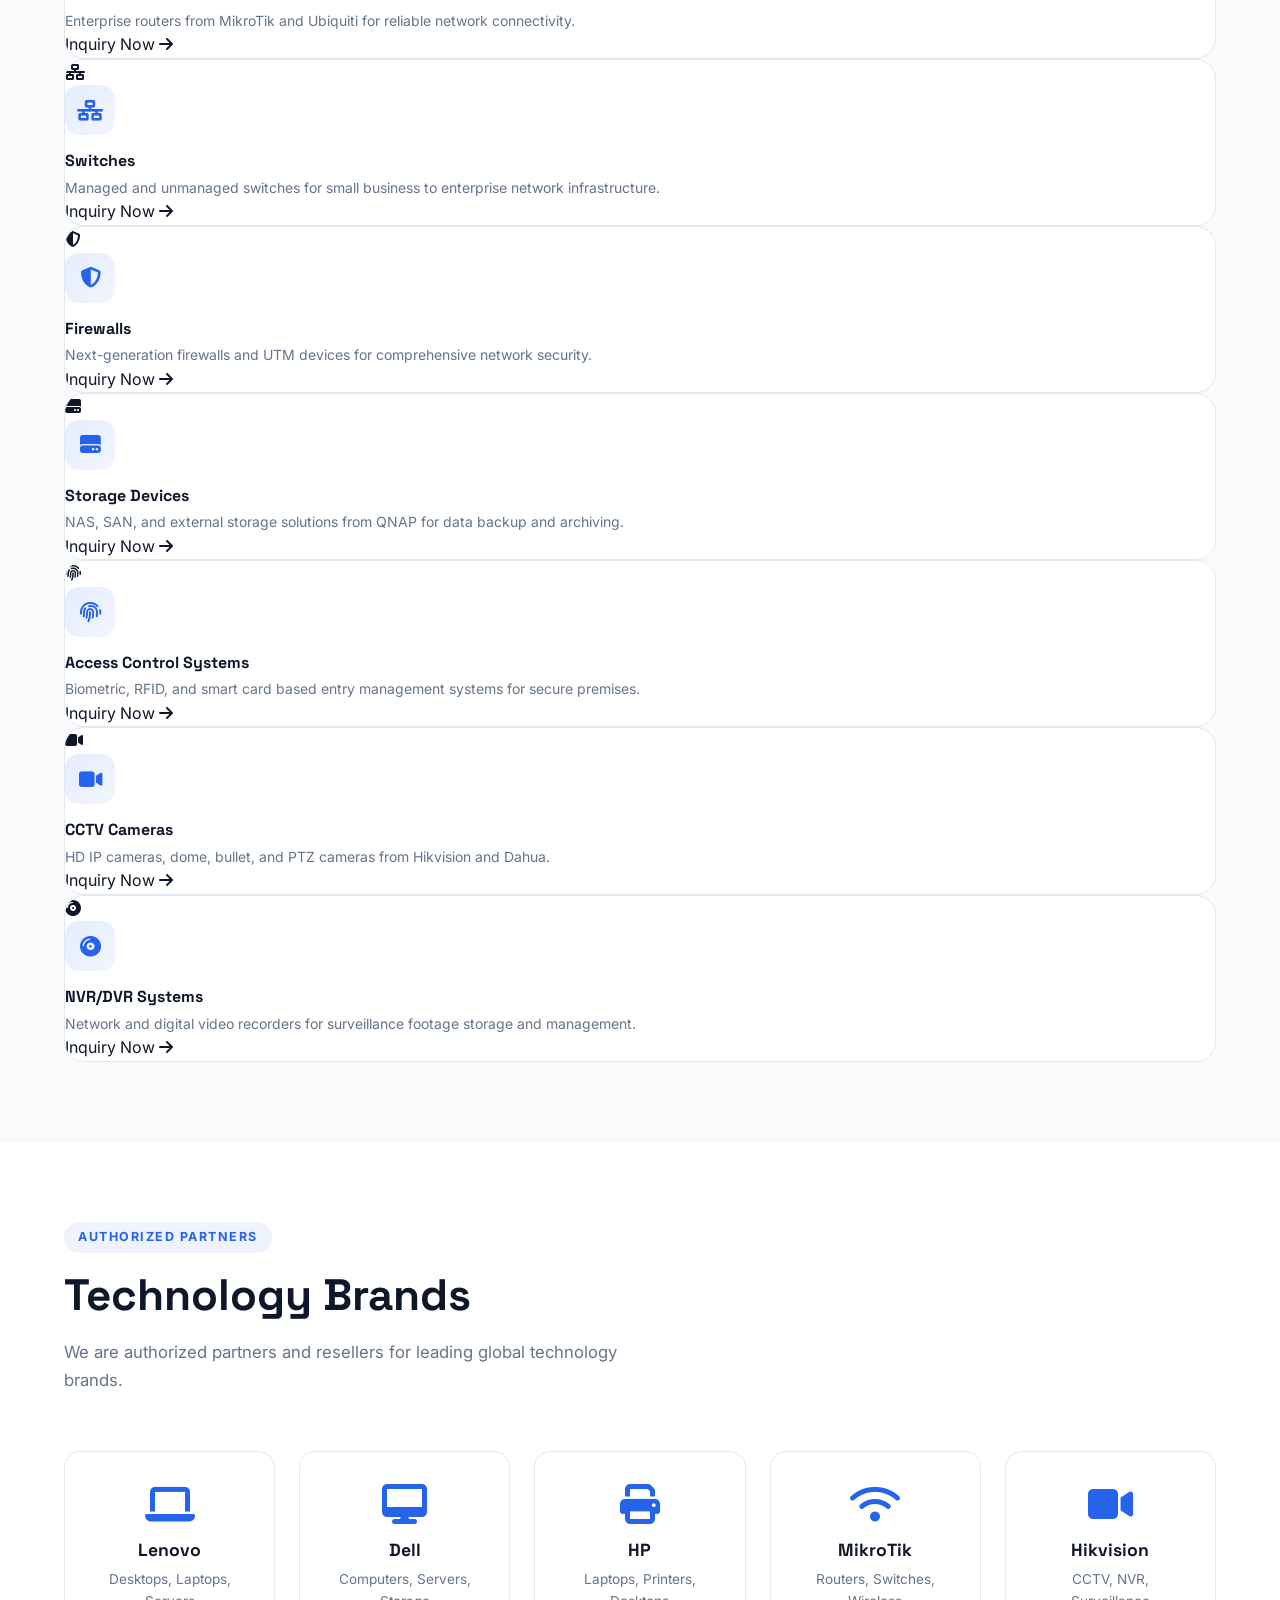
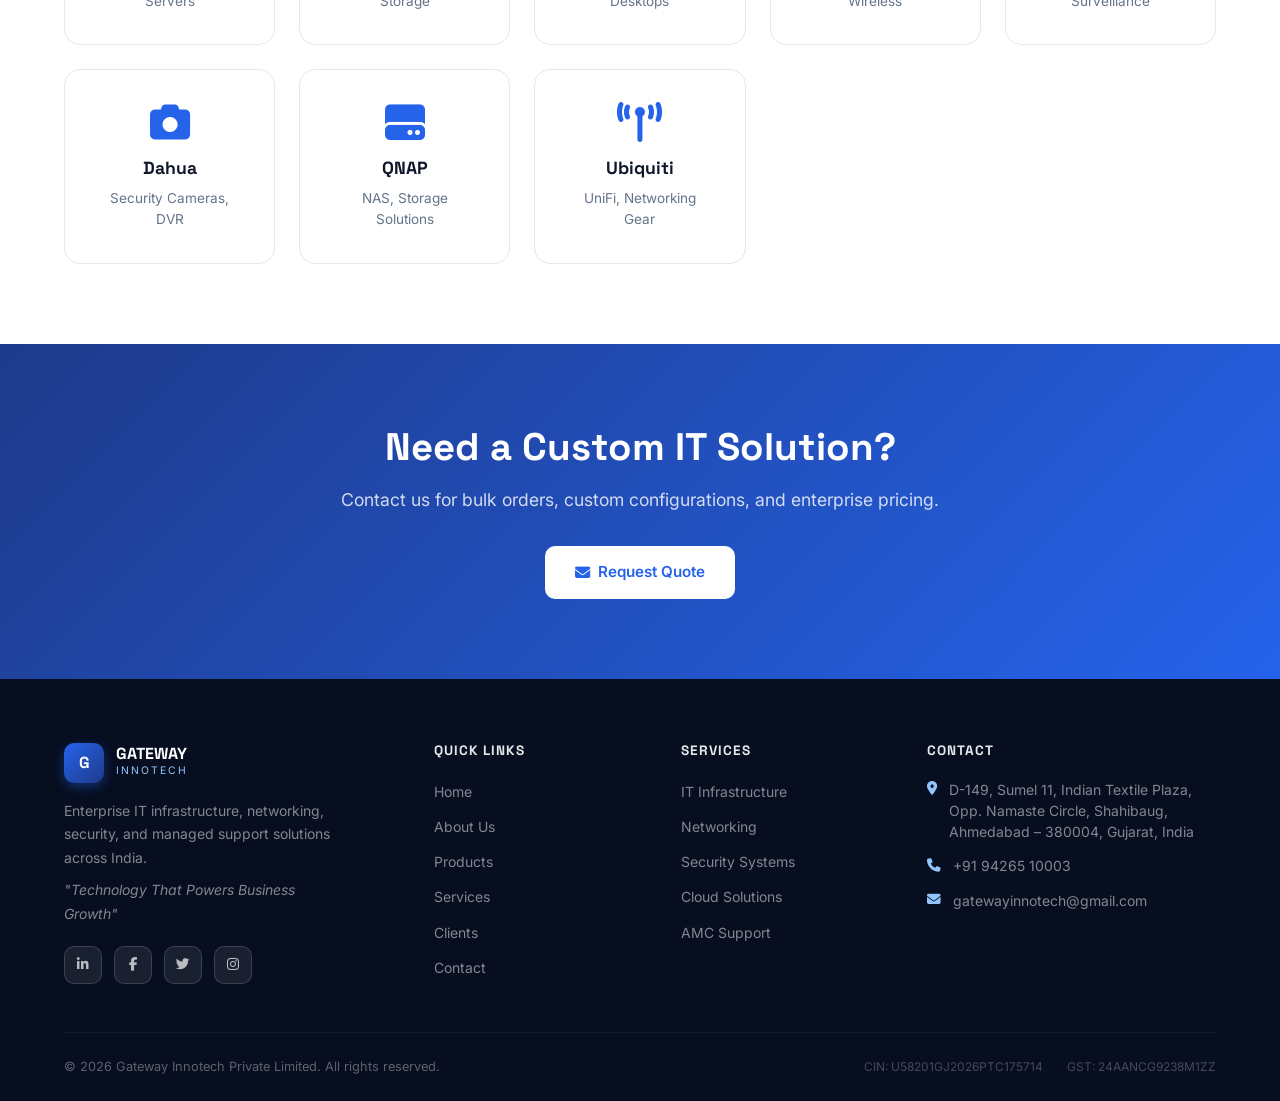
<file: products.html>
<!DOCTYPE html>
<html lang="en">
<head>
  <meta charset="UTF-8">
  <meta name="viewport" content="width=device-width, initial-scale=1.0">
  <title>Products | Gateway Innotech Private Limited - IT Hardware & Equipment</title>
  <meta name="description" content="Explore our range of IT products - Desktop Computers, Business Laptops, Servers, Workstations, Printers, Routers, Switches, Firewalls, Storage, CCTV, Access Control.">
  <meta name="keywords" content="IT products, desktop computers, business laptops, servers, workstations, printers, routers, switches, firewalls, CCTV cameras, access control, storage devices">
  <meta name="author" content="Gateway Innotech Private Limited">
  <meta name="robots" content="index, follow">
  <link rel="canonical" href="https://gatewayinnotech.com/products.html">

  <meta property="og:type" content="website">
  <meta property="og:title" content="IT Products | Gateway Innotech Private Limited">
  <meta property="og:description" content="Enterprise IT hardware and equipment from leading brands.">
  <meta property="og:url" content="https://gatewayinnotech.com/products.html">

  <link rel="preconnect" href="https://fonts.googleapis.com">
  <link rel="preconnect" href="https://fonts.gstatic.com" crossorigin>
  <link href="https://fonts.googleapis.com/css2?family=Inter:wght@300;400;500;600;700;800&family=Space+Grotesk:wght@400;500;600;700&display=swap" rel="stylesheet">
  <link rel="stylesheet" href="https://cdnjs.cloudflare.com/ajax/libs/font-awesome/6.5.1/css/all.min.css">
  <link rel="stylesheet" href="styles.css">
</head>
<body>

<!-- Navigation -->
<nav class="navbar scrolled">
  <div class="container">
    <div class="navbar-inner">
      <a href="index.html" class="logo">
        <div class="logo-icon">G</div>
        <div class="logo-text">
          <span class="brand">GATEWAY</span>
          <span class="tag">INNOTECH</span>
        </div>
      </a>

      <ul class="nav-menu">
        <li><a href="index.html" class="nav-link">Home</a></li>
        <li><a href="about.html" class="nav-link">About Us</a></li>
        <li><a href="products.html" class="nav-link active">Products</a></li>
        <li><a href="services.html" class="nav-link">Services</a></li>
        <li><a href="clients.html" class="nav-link">Clients</a></li>
        <li><a href="contact.html" class="nav-link">Contact</a></li>
        <li><a href="contact.html" class="nav-cta">Get Quote</a></li>
      </ul>

      <button class="mobile-toggle" aria-label="Toggle menu">
        <i class="fas fa-bars"></i>
      </button>
    </div>
  </div>
</nav>

<!-- Page Header -->
<header class="page-header">
  <div class="container">
    <h1 class="animate-on-scroll">Our Products</h1>
    <p class="animate-on-scroll animate-delay-1">Enterprise-grade IT hardware and equipment from leading brands</p>
    <nav class="breadcrumb animate-on-scroll animate-delay-2" aria-label="breadcrumb">
      <a href="index.html">Home</a>
      <span>/</span>
      <span>Products</span>
    </nav>
  </div>
</header>

<!-- Products Grid -->
<section class="section bg-alt">
  <div class="container">
    <div class="section-header animate-on-scroll">
      <span class="section-label">Product Catalog</span>
      <h2 class="section-title">Enterprise IT <span>Hardware</span></h2>
      <p class="section-subtitle">We supply and install premium IT equipment from Lenovo, Dell, HP, MikroTik, Hikvision, Dahua, QNAP, and Ubiquiti.</p>
    </div>

    <div class="card-grid-4 stagger-container">
      <!-- Desktop Computers -->
      <div class="product-card animate-on-scroll">
        <div class="product-image">
          <i class="fas fa-desktop placeholder-icon"></i>
        </div>
        <div class="product-body">
          <div class="card-icon blue" style="width: 50px; height: 50px; margin-bottom: 1rem;"><i class="fas fa-desktop"></i></div>
          <h3 class="product-title">Desktop Computers</h3>
          <p class="product-desc">Business desktops and all-in-one PCs from Lenovo, Dell, and HP for office and enterprise use.</p>
          <a href="contact.html" class="card-btn">Inquiry Now <i class="fas fa-arrow-right"></i></a>
        </div>
      </div>

      <!-- Business Laptops -->
      <div class="product-card animate-on-scroll">
        <div class="product-image">
          <i class="fas fa-laptop placeholder-icon"></i>
        </div>
        <div class="product-body">
          <div class="card-icon indigo" style="width: 50px; height: 50px; margin-bottom: 1rem;"><i class="fas fa-laptop"></i></div>
          <h3 class="product-title">Business Laptops</h3>
          <p class="product-desc">Ultrabooks, business notebooks, and mobile workstations for professionals on the go.</p>
          <a href="contact.html" class="card-btn">Inquiry Now <i class="fas fa-arrow-right"></i></a>
        </div>
      </div>

      <!-- Servers -->
      <div class="product-card animate-on-scroll">
        <div class="product-image">
          <i class="fas fa-server placeholder-icon"></i>
        </div>
        <div class="product-body">
          <div class="card-icon purple" style="width: 50px; height: 50px; margin-bottom: 1rem;"><i class="fas fa-server"></i></div>
          <h3 class="product-title">Servers</h3>
          <p class="product-desc">Tower, rack, and blade servers for data centers and enterprise applications.</p>
          <a href="contact.html" class="card-btn">Inquiry Now <i class="fas fa-arrow-right"></i></a>
        </div>
      </div>

      <!-- Workstations -->
      <div class="product-card animate-on-scroll">
        <div class="product-image">
          <i class="fas fa-microchip placeholder-icon"></i>
        </div>
        <div class="product-body">
          <div class="card-icon cyan" style="width: 50px; height: 50px; margin-bottom: 1rem;"><i class="fas fa-microchip"></i></div>
          <h3 class="product-title">Workstations</h3>
          <p class="product-desc">High-performance workstations for CAD, 3D rendering, video editing, and scientific computing.</p>
          <a href="contact.html" class="card-btn">Inquiry Now <i class="fas fa-arrow-right"></i></a>
        </div>
      </div>

      <!-- Printers -->
      <div class="product-card animate-on-scroll">
        <div class="product-image">
          <i class="fas fa-print placeholder-icon"></i>
        </div>
        <div class="product-body">
          <div class="card-icon orange" style="width: 50px; height: 50px; margin-bottom: 1rem;"><i class="fas fa-print"></i></div>
          <h3 class="product-title">Printers</h3>
          <p class="product-desc">Laser, inkjet, and multifunction printers for small offices to enterprise print fleets.</p>
          <a href="contact.html" class="card-btn">Inquiry Now <i class="fas fa-arrow-right"></i></a>
        </div>
      </div>

      <!-- Routers -->
      <div class="product-card animate-on-scroll">
        <div class="product-image">
          <i class="fas fa-wifi placeholder-icon"></i>
        </div>
        <div class="product-body">
          <div class="card-icon teal" style="width: 50px; height: 50px; margin-bottom: 1rem;"><i class="fas fa-wifi"></i></div>
          <h3 class="product-title">Routers</h3>
          <p class="product-desc">Enterprise routers from MikroTik and Ubiquiti for reliable network connectivity.</p>
          <a href="contact.html" class="card-btn">Inquiry Now <i class="fas fa-arrow-right"></i></a>
        </div>
      </div>

      <!-- Switches -->
      <div class="product-card animate-on-scroll">
        <div class="product-image">
          <i class="fas fa-network-wired placeholder-icon"></i>
        </div>
        <div class="product-body">
          <div class="card-icon blue" style="width: 50px; height: 50px; margin-bottom: 1rem;"><i class="fas fa-network-wired"></i></div>
          <h3 class="product-title">Switches</h3>
          <p class="product-desc">Managed and unmanaged switches for small business to enterprise network infrastructure.</p>
          <a href="contact.html" class="card-btn">Inquiry Now <i class="fas fa-arrow-right"></i></a>
        </div>
      </div>

      <!-- Firewalls -->
      <div class="product-card animate-on-scroll">
        <div class="product-image">
          <i class="fas fa-shield-alt placeholder-icon"></i>
        </div>
        <div class="product-body">
          <div class="card-icon red" style="width: 50px; height: 50px; margin-bottom: 1rem;"><i class="fas fa-shield-alt"></i></div>
          <h3 class="product-title">Firewalls</h3>
          <p class="product-desc">Next-generation firewalls and UTM devices for comprehensive network security.</p>
          <a href="contact.html" class="card-btn">Inquiry Now <i class="fas fa-arrow-right"></i></a>
        </div>
      </div>

      <!-- Storage Devices -->
      <div class="product-card animate-on-scroll">
        <div class="product-image">
          <i class="fas fa-hdd placeholder-icon"></i>
        </div>
        <div class="product-body">
          <div class="card-icon pink" style="width: 50px; height: 50px; margin-bottom: 1rem;"><i class="fas fa-hdd"></i></div>
          <h3 class="product-title">Storage Devices</h3>
          <p class="product-desc">NAS, SAN, and external storage solutions from QNAP for data backup and archiving.</p>
          <a href="contact.html" class="card-btn">Inquiry Now <i class="fas fa-arrow-right"></i></a>
        </div>
      </div>

      <!-- Access Control -->
      <div class="product-card animate-on-scroll">
        <div class="product-image">
          <i class="fas fa-fingerprint placeholder-icon"></i>
        </div>
        <div class="product-body">
          <div class="card-icon amber" style="width: 50px; height: 50px; margin-bottom: 1rem;"><i class="fas fa-fingerprint"></i></div>
          <h3 class="product-title">Access Control Systems</h3>
          <p class="product-desc">Biometric, RFID, and smart card based entry management systems for secure premises.</p>
          <a href="contact.html" class="card-btn">Inquiry Now <i class="fas fa-arrow-right"></i></a>
        </div>
      </div>

      <!-- CCTV Cameras -->
      <div class="product-card animate-on-scroll">
        <div class="product-image">
          <i class="fas fa-video placeholder-icon"></i>
        </div>
        <div class="product-body">
          <div class="card-icon violet" style="width: 50px; height: 50px; margin-bottom: 1rem;"><i class="fas fa-video"></i></div>
          <h3 class="product-title">CCTV Cameras</h3>
          <p class="product-desc">HD IP cameras, dome, bullet, and PTZ cameras from Hikvision and Dahua.</p>
          <a href="contact.html" class="card-btn">Inquiry Now <i class="fas fa-arrow-right"></i></a>
        </div>
      </div>

      <!-- NVR/DVR -->
      <div class="product-card animate-on-scroll">
        <div class="product-image">
          <i class="fas fa-compact-disc placeholder-icon"></i>
        </div>
        <div class="product-body">
          <div class="card-icon sky" style="width: 50px; height: 50px; margin-bottom: 1rem;"><i class="fas fa-compact-disc"></i></div>
          <h3 class="product-title">NVR/DVR Systems</h3>
          <p class="product-desc">Network and digital video recorders for surveillance footage storage and management.</p>
          <a href="contact.html" class="card-btn">Inquiry Now <i class="fas fa-arrow-right"></i></a>
        </div>
      </div>
    </div>
  </div>
</section>

<!-- Brands Section -->
<section class="section">
  <div class="container">
    <div class="section-header animate-on-scroll">
      <span class="section-label">Authorized Partners</span>
      <h2 class="section-title">Technology <span>Brands</span></h2>
      <p class="section-subtitle">We are authorized partners and resellers for leading global technology brands.</p>
    </div>

    <div style="display: grid; grid-template-columns: repeat(auto-fill, minmax(200px, 1fr)); gap: 1.5rem;">
      <div class="animate-on-scroll" style="background: white; border: 1px solid var(--border); border-radius: 16px; padding: 2rem; text-align: center; transition: all 0.3s ease;">
        <i class="fas fa-laptop" style="font-size: 2.5rem; color: var(--primary); margin-bottom: 1rem;"></i>
        <h4 style="font-size: 1.1rem;">Lenovo</h4>
        <p style="font-size: 0.85rem; color: var(--text-light); margin-top: 0.5rem;">Desktops, Laptops, Servers</p>
      </div>

      <div class="animate-on-scroll" style="background: white; border: 1px solid var(--border); border-radius: 16px; padding: 2rem; text-align: center; transition: all 0.3s ease;">
        <i class="fas fa-desktop" style="font-size: 2.5rem; color: var(--primary); margin-bottom: 1rem;"></i>
        <h4 style="font-size: 1.1rem;">Dell</h4>
        <p style="font-size: 0.85rem; color: var(--text-light); margin-top: 0.5rem;">Computers, Servers, Storage</p>
      </div>

      <div class="animate-on-scroll" style="background: white; border: 1px solid var(--border); border-radius: 16px; padding: 2rem; text-align: center; transition: all 0.3s ease;">
        <i class="fas fa-print" style="font-size: 2.5rem; color: var(--primary); margin-bottom: 1rem;"></i>
        <h4 style="font-size: 1.1rem;">HP</h4>
        <p style="font-size: 0.85rem; color: var(--text-light); margin-top: 0.5rem;">Laptops, Printers, Desktops</p>
      </div>

      <div class="animate-on-scroll" style="background: white; border: 1px solid var(--border); border-radius: 16px; padding: 2rem; text-align: center; transition: all 0.3s ease;">
        <i class="fas fa-wifi" style="font-size: 2.5rem; color: var(--primary); margin-bottom: 1rem;"></i>
        <h4 style="font-size: 1.1rem;">MikroTik</h4>
        <p style="font-size: 0.85rem; color: var(--text-light); margin-top: 0.5rem;">Routers, Switches, Wireless</p>
      </div>

      <div class="animate-on-scroll" style="background: white; border: 1px solid var(--border); border-radius: 16px; padding: 2rem; text-align: center; transition: all 0.3s ease;">
        <i class="fas fa-video" style="font-size: 2.5rem; color: var(--primary); margin-bottom: 1rem;"></i>
        <h4 style="font-size: 1.1rem;">Hikvision</h4>
        <p style="font-size: 0.85rem; color: var(--text-light); margin-top: 0.5rem;">CCTV, NVR, Surveillance</p>
      </div>

      <div class="animate-on-scroll" style="background: white; border: 1px solid var(--border); border-radius: 16px; padding: 2rem; text-align: center; transition: all 0.3s ease;">
        <i class="fas fa-camera" style="font-size: 2.5rem; color: var(--primary); margin-bottom: 1rem;"></i>
        <h4 style="font-size: 1.1rem;">Dahua</h4>
        <p style="font-size: 0.85rem; color: var(--text-light); margin-top: 0.5rem;">Security Cameras, DVR</p>
      </div>

      <div class="animate-on-scroll" style="background: white; border: 1px solid var(--border); border-radius: 16px; padding: 2rem; text-align: center; transition: all 0.3s ease;">
        <i class="fas fa-hdd" style="font-size: 2.5rem; color: var(--primary); margin-bottom: 1rem;"></i>
        <h4 style="font-size: 1.1rem;">QNAP</h4>
        <p style="font-size: 0.85rem; color: var(--text-light); margin-top: 0.5rem;">NAS, Storage Solutions</p>
      </div>

      <div class="animate-on-scroll" style="background: white; border: 1px solid var(--border); border-radius: 16px; padding: 2rem; text-align: center; transition: all 0.3s ease;">
        <i class="fas fa-broadcast-tower" style="font-size: 2.5rem; color: var(--primary); margin-bottom: 1rem;"></i>
        <h4 style="font-size: 1.1rem;">Ubiquiti</h4>
        <p style="font-size: 0.85rem; color: var(--text-light); margin-top: 0.5rem;">UniFi, Networking Gear</p>
      </div>
    </div>
  </div>
</section>

<!-- CTA -->
<section class="section" style="background: linear-gradient(135deg, var(--primary-dark) 0%, var(--primary) 100%); text-align: center;">
  <div class="container">
    <div class="animate-on-scroll">
      <h2 style="font-size: clamp(1.75rem, 3vw, 2.5rem); color: white; margin-bottom: 1rem;">Need a Custom IT Solution?</h2>
      <p style="color: rgba(255,255,255,0.8); font-size: 1.1rem; max-width: 600px; margin: 0 auto 2rem;">Contact us for bulk orders, custom configurations, and enterprise pricing.</p>
      <a href="contact.html" class="btn" style="background: white; color: var(--primary);">
        <i class="fas fa-envelope"></i>
        <span>Request Quote</span>
      </a>
    </div>
  </div>
</section>

<!-- Footer -->
<footer class="footer">
  <div class="container">
    <div class="footer-grid">
      <div class="footer-brand">
        <div style="display: flex; align-items: center; gap: 0.75rem; margin-bottom: 1rem;">
          <div class="logo-icon" style="width: 40px; height: 40px; font-size: 1rem;">G</div>
          <div>
            <div style="font-family: var(--font-display); font-weight: 700; color: white; line-height: 1.1;">GATEWAY</div>
            <div style="font-size: 0.65rem; color: var(--primary-light); letter-spacing: 2px;">INNOTECH</div>
          </div>
        </div>
        <p>Enterprise IT infrastructure, networking, security, and managed support solutions across India.</p>
        <p style="margin-top: 0.5rem; font-style: italic;">"Technology That Powers Business Growth"</p>
        <div class="social-links">
          <a href="#" class="social-link" aria-label="LinkedIn"><i class="fab fa-linkedin-in"></i></a>
          <a href="#" class="social-link" aria-label="Facebook"><i class="fab fa-facebook-f"></i></a>
          <a href="#" class="social-link" aria-label="Twitter"><i class="fab fa-twitter"></i></a>
          <a href="#" class="social-link" aria-label="Instagram"><i class="fab fa-instagram"></i></a>
        </div>
      </div>

      <div>
        <h4 class="footer-title">Quick Links</h4>
        <ul class="footer-links">
          <li><a href="index.html">Home</a></li>
          <li><a href="about.html">About Us</a></li>
          <li><a href="products.html">Products</a></li>
          <li><a href="services.html">Services</a></li>
          <li><a href="clients.html">Clients</a></li>
          <li><a href="contact.html">Contact</a></li>
        </ul>
      </div>

      <div>
        <h4 class="footer-title">Services</h4>
        <ul class="footer-links">
          <li><a href="services.html">IT Infrastructure</a></li>
          <li><a href="services.html">Networking</a></li>
          <li><a href="services.html">Security Systems</a></li>
          <li><a href="services.html">Cloud Solutions</a></li>
          <li><a href="services.html">AMC Support</a></li>
        </ul>
      </div>

      <div>
        <h4 class="footer-title">Contact</h4>
        <ul class="footer-contact">
          <li>
            <i class="fas fa-map-marker-alt"></i>
            <span>D-149, Sumel 11, Indian Textile Plaza, Opp. Namaste Circle, Shahibaug, Ahmedabad – 380004, Gujarat, India</span>
          </li>
          <li>
            <i class="fas fa-phone"></i>
            <a href="tel:+919426510003">+91 94265 10003</a>
          </li>
          <li>
            <i class="fas fa-envelope"></i>
            <a href="mailto:gatewayinnotech@gmail.com">gatewayinnotech@gmail.com</a>
          </li>
        </ul>
      </div>
    </div>

    <div class="footer-bottom">
      <p>&copy; <span class="current-year">2026</span> Gateway Innotech Private Limited. All rights reserved.</p>
      <div class="footer-meta">
        <span>CIN: U58201GJ2026PTC175714</span>
        <span>GST: 24AANCG9238M1ZZ</span>
      </div>
    </div>
  </div>
</footer>

<!-- WhatsApp Float -->
<a href="https://wa.me/919426510003?text=Hello%20Gateway%20Innotech,%20I%20am%20interested%20in%20your%20products." target="_blank" class="whatsapp-float" aria-label="Chat on WhatsApp">
  <i class="fab fa-whatsapp"></i>
</a>

<!-- Back to Top -->
<button class="back-to-top" aria-label="Back to top">
  <i class="fas fa-arrow-up"></i>
</button>

<script src="script.js"></script>
</body>
</html>
</file>
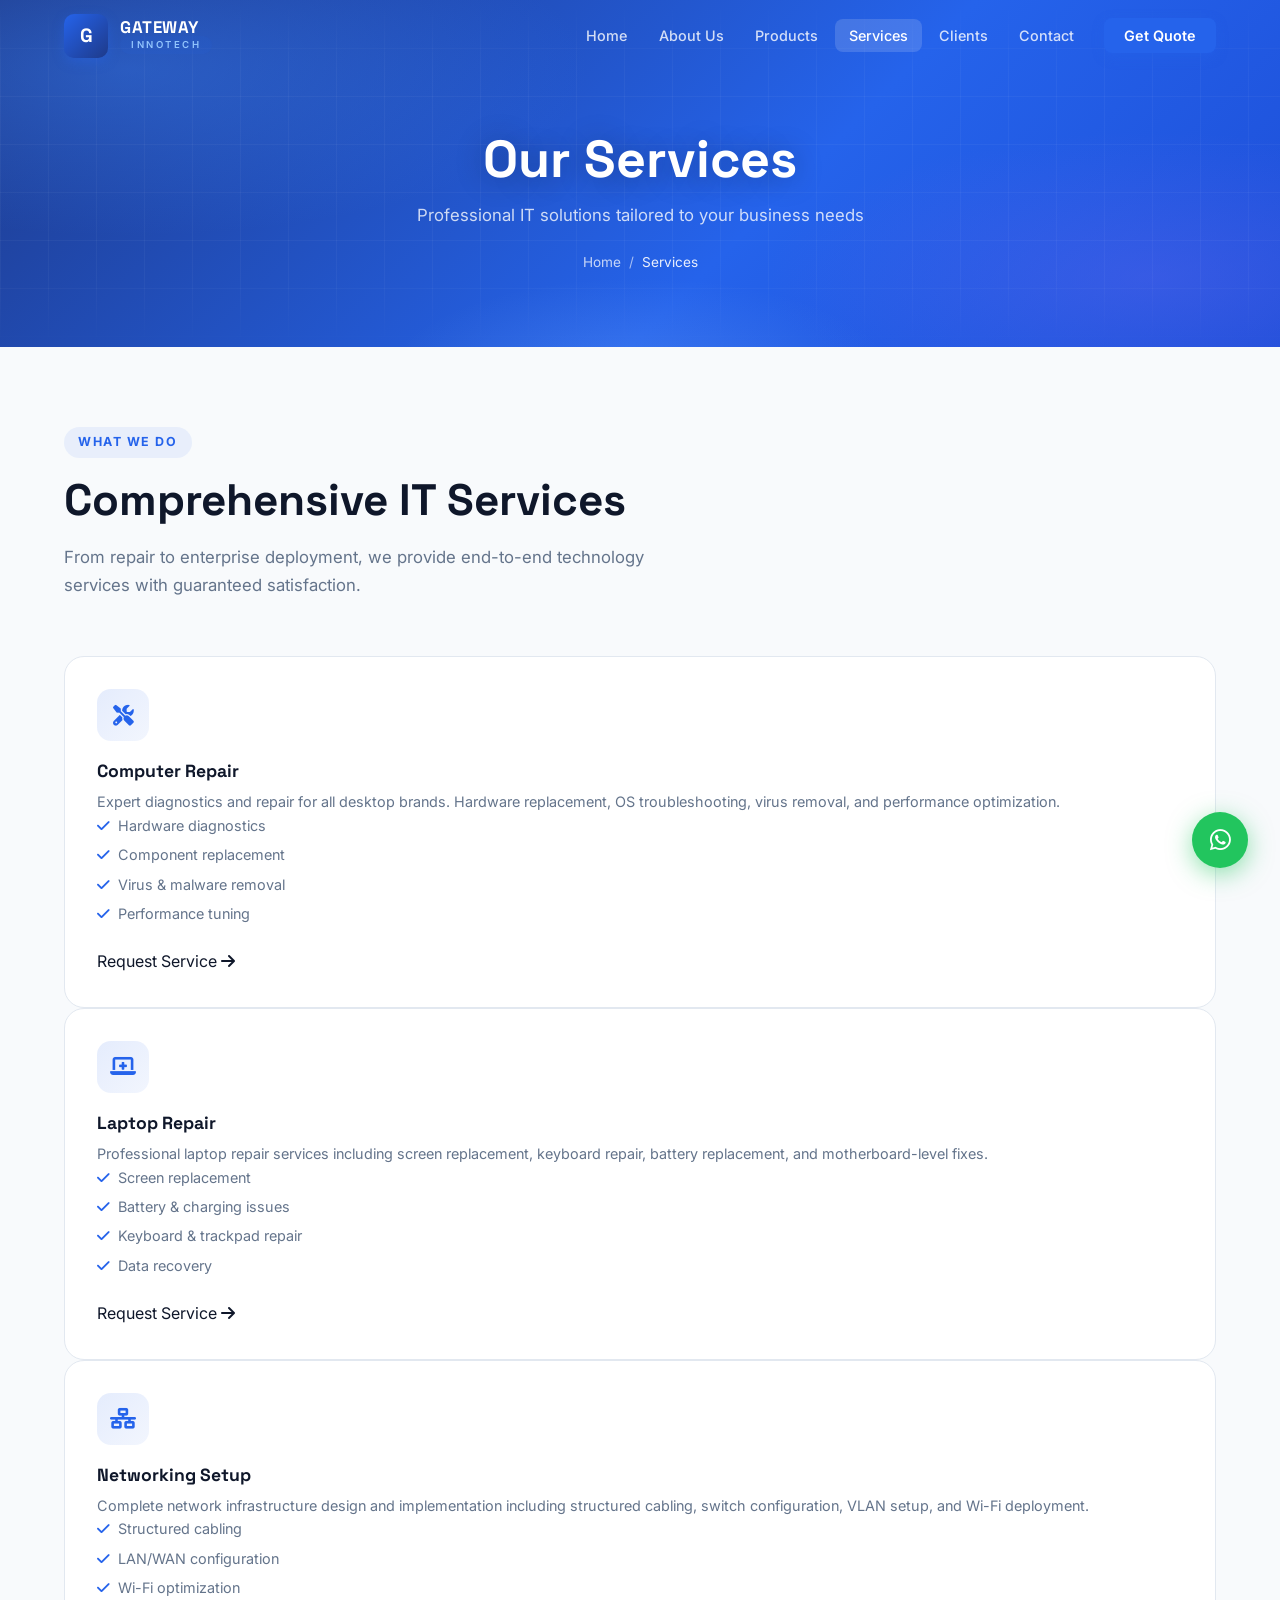
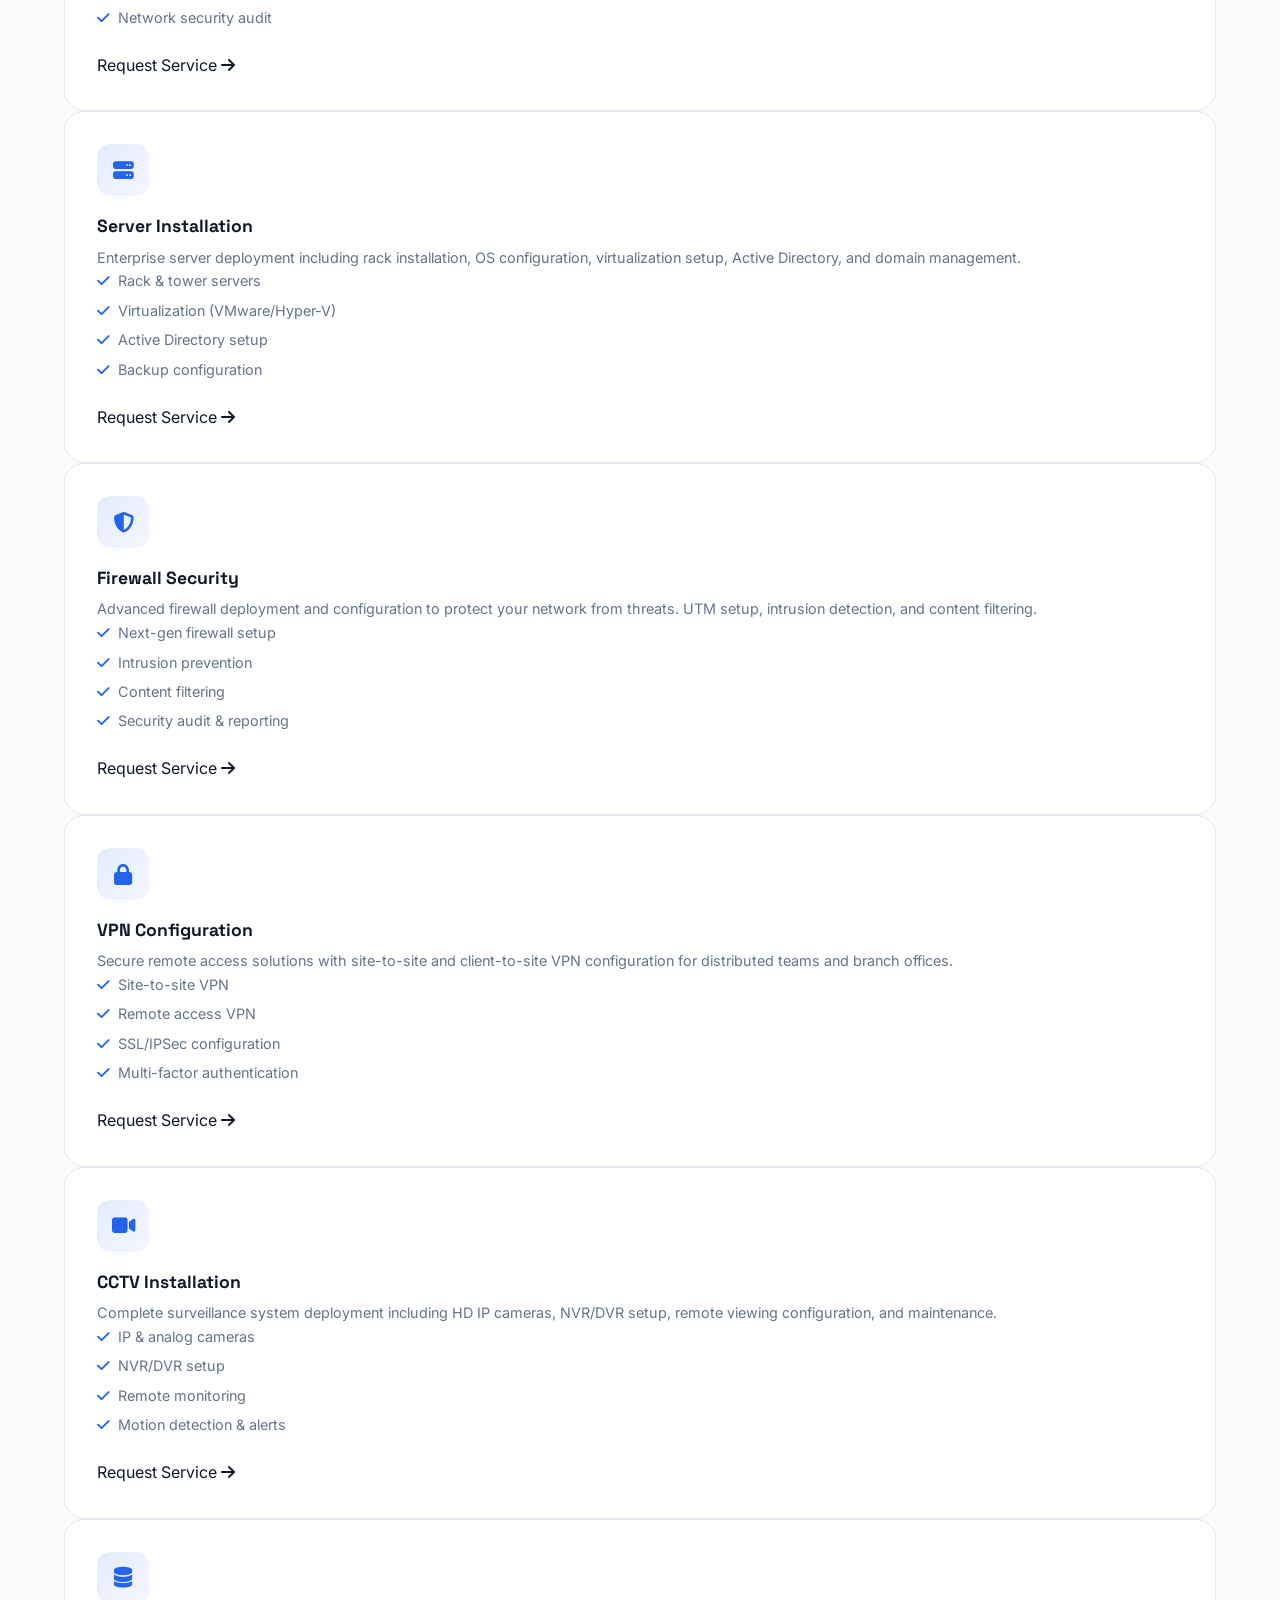
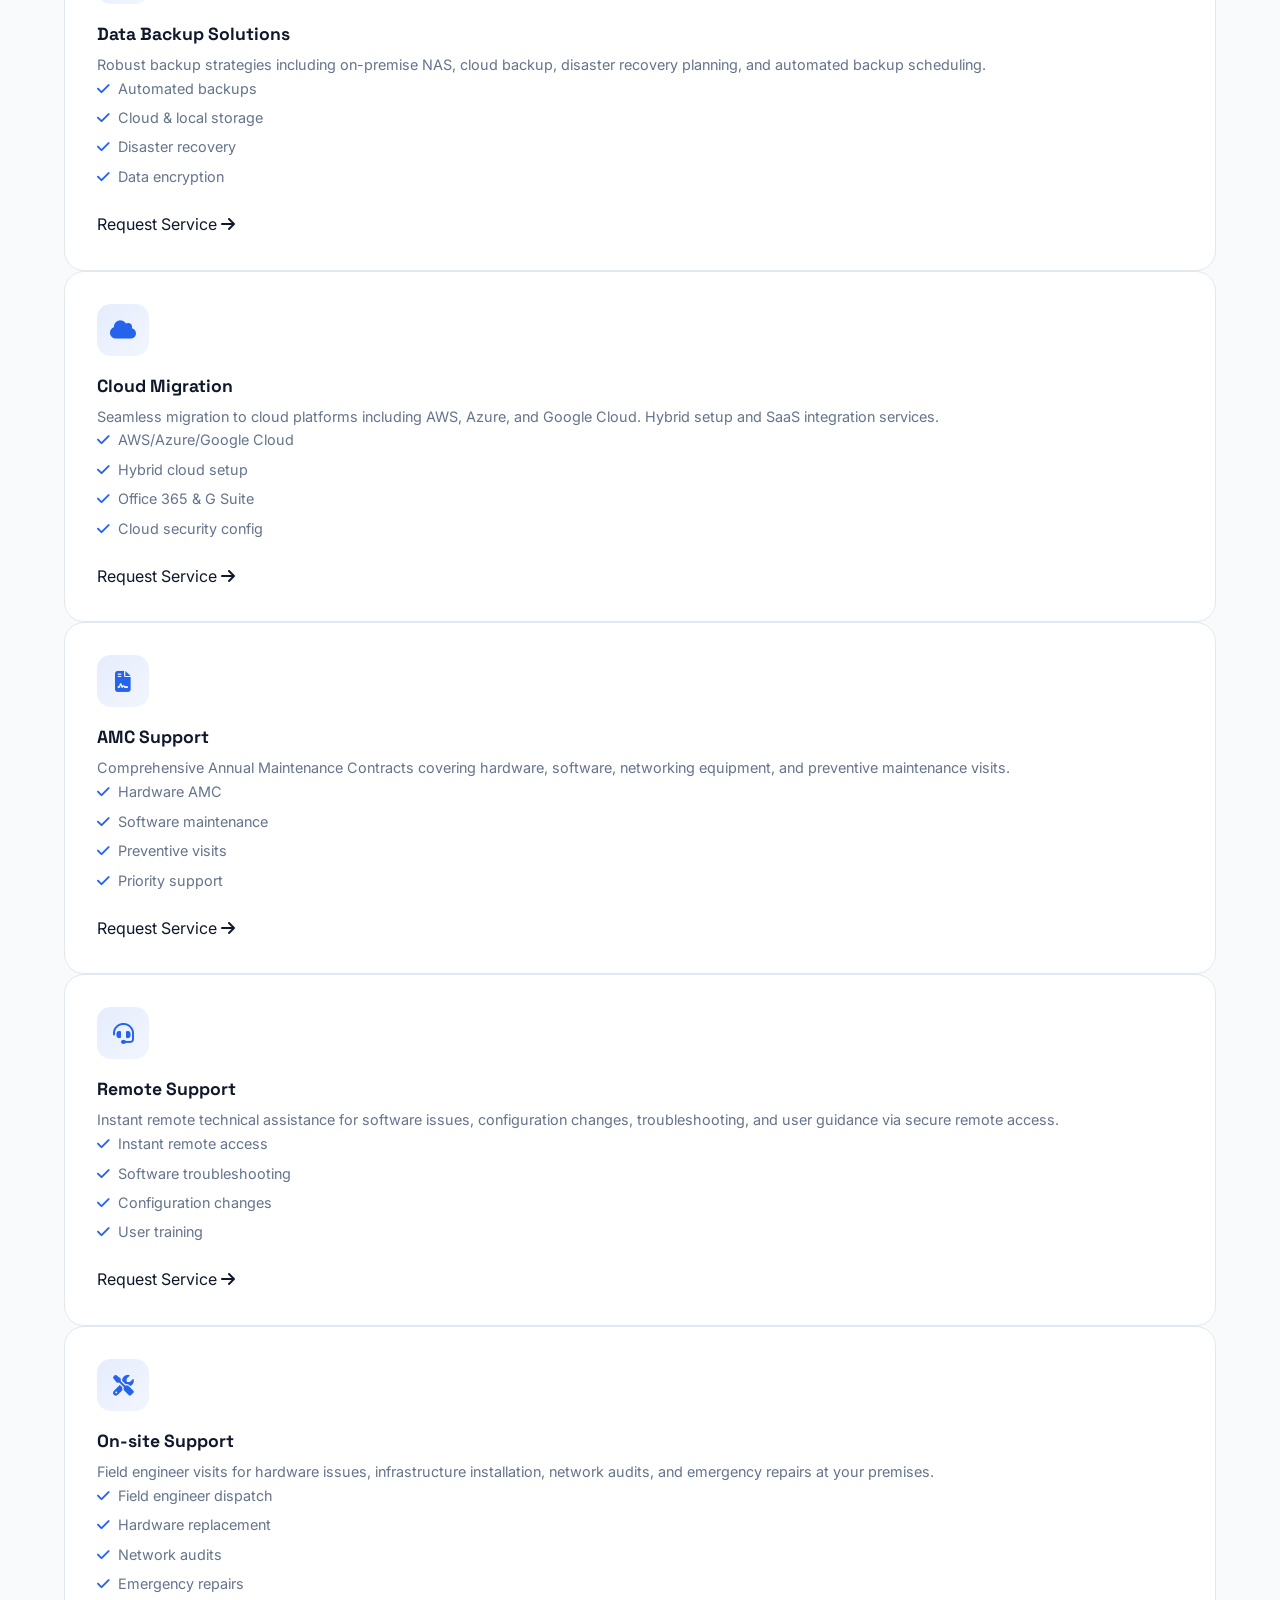
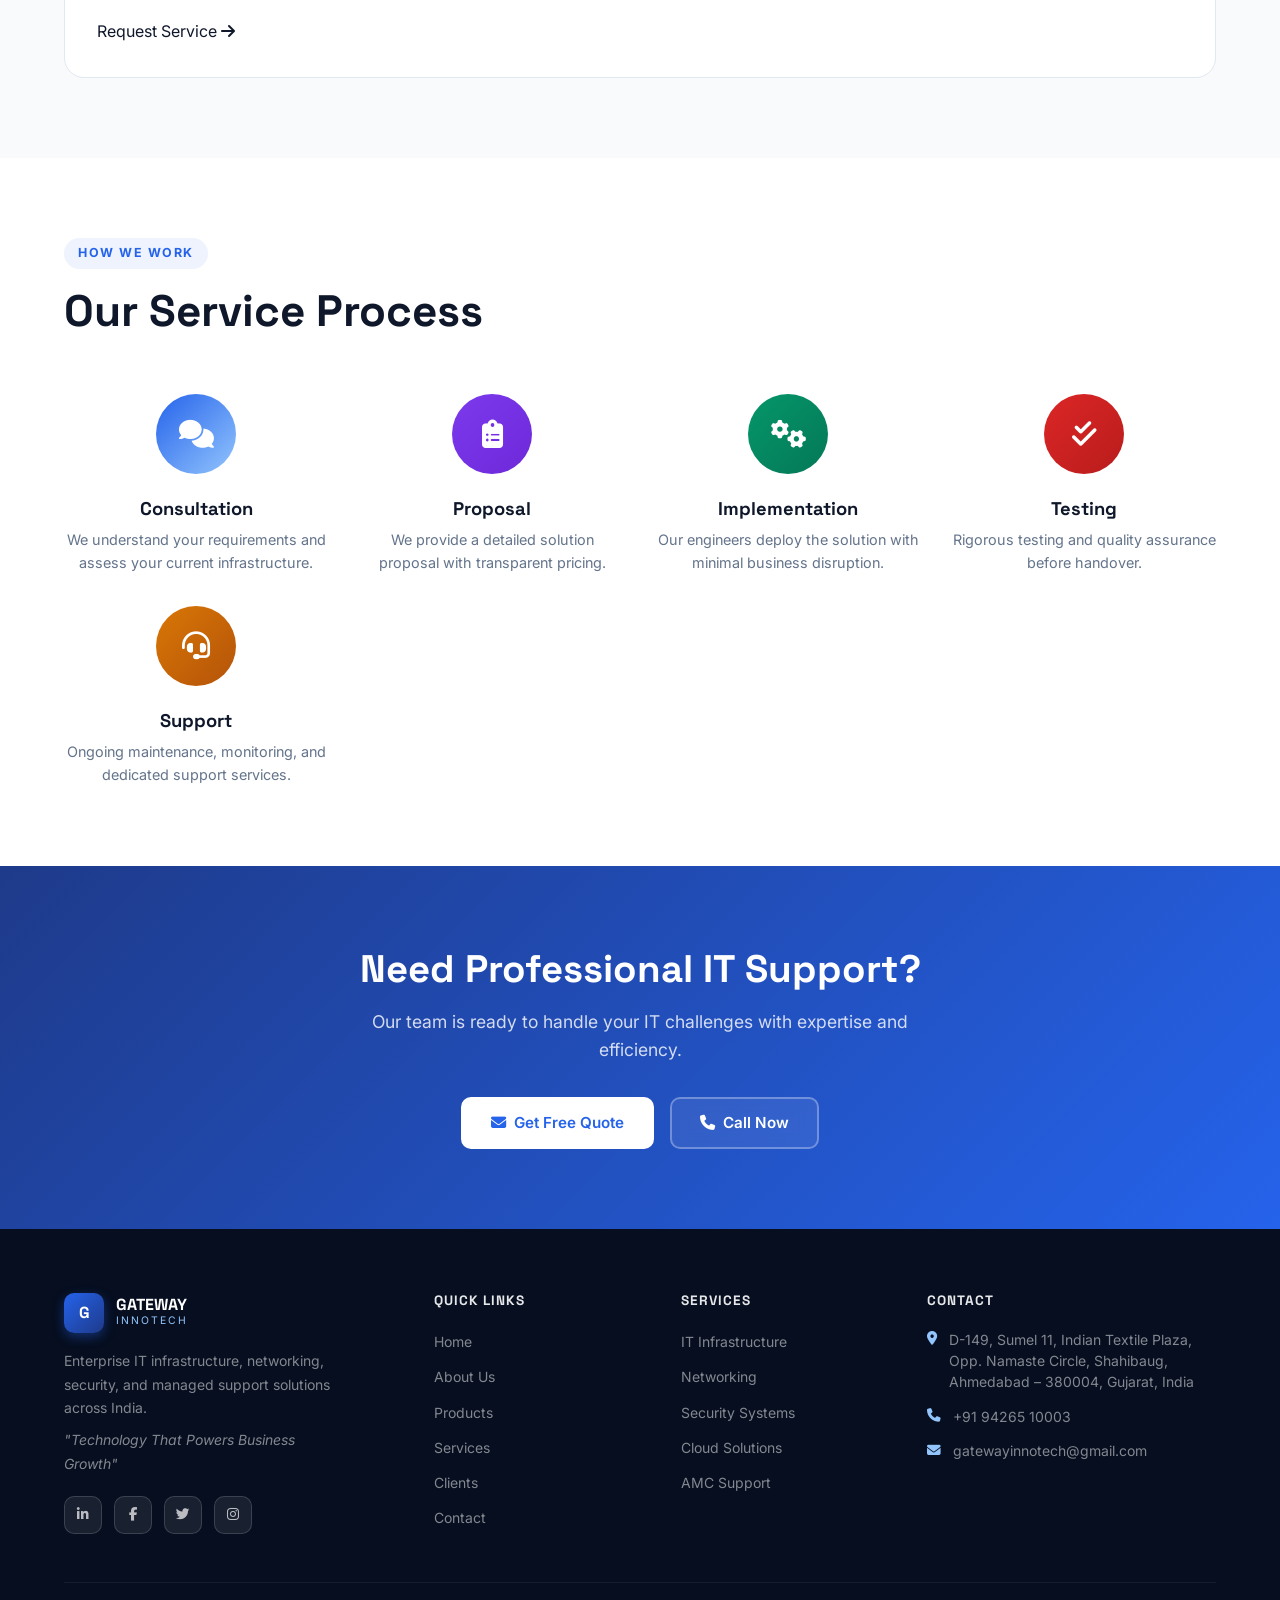
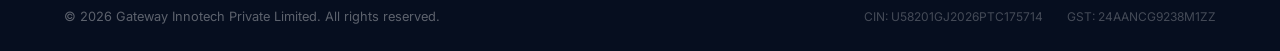
<file: services.html>
<!DOCTYPE html>
<html lang="en">
<head>
  <meta charset="UTF-8">
  <meta name="viewport" content="width=device-width, initial-scale=1.0">
  <title>Services | Gateway Innotech Private Limited - IT Solutions</title>
  <meta name="description" content="Professional IT services - Computer Repair, Laptop Repair, Networking, Server Installation, Firewall Security, CCTV Installation, Data Backup, Cloud Migration, AMC Support.">
  <meta name="keywords" content="IT services, computer repair, laptop repair, networking setup, server installation, firewall security, CCTV installation, data backup, cloud migration, AMC support, remote support">
  <meta name="author" content="Gateway Innotech Private Limited">
  <meta name="robots" content="index, follow">
  <link rel="canonical" href="https://gatewayinnotech.com/services.html">

  <meta property="og:type" content="website">
  <meta property="og:title" content="IT Services | Gateway Innotech Private Limited">
  <meta property="og:description" content="Comprehensive IT services for businesses across India.">
  <meta property="og:url" content="https://gatewayinnotech.com/services.html">

  <link rel="preconnect" href="https://fonts.googleapis.com">
  <link rel="preconnect" href="https://fonts.gstatic.com" crossorigin>
  <link href="https://fonts.googleapis.com/css2?family=Inter:wght@300;400;500;600;700;800&family=Space+Grotesk:wght@400;500;600;700&display=swap" rel="stylesheet">
  <link rel="stylesheet" href="https://cdnjs.cloudflare.com/ajax/libs/font-awesome/6.5.1/css/all.min.css">
  <link rel="stylesheet" href="styles.css">
</head>
<body>

<!-- Navigation -->
<nav class="navbar scrolled">
  <div class="container">
    <div class="navbar-inner">
      <a href="index.html" class="logo">
        <div class="logo-icon">G</div>
        <div class="logo-text">
          <span class="brand">GATEWAY</span>
          <span class="tag">INNOTECH</span>
        </div>
      </a>

      <ul class="nav-menu">
        <li><a href="index.html" class="nav-link">Home</a></li>
        <li><a href="about.html" class="nav-link">About Us</a></li>
        <li><a href="products.html" class="nav-link">Products</a></li>
        <li><a href="services.html" class="nav-link active">Services</a></li>
        <li><a href="clients.html" class="nav-link">Clients</a></li>
        <li><a href="contact.html" class="nav-link">Contact</a></li>
        <li><a href="contact.html" class="nav-cta">Get Quote</a></li>
      </ul>

      <button class="mobile-toggle" aria-label="Toggle menu">
        <i class="fas fa-bars"></i>
      </button>
    </div>
  </div>
</nav>

<!-- Page Header -->
<header class="page-header">
  <div class="container">
    <h1 class="animate-on-scroll">Our Services</h1>
    <p class="animate-on-scroll animate-delay-1">Professional IT solutions tailored to your business needs</p>
    <nav class="breadcrumb animate-on-scroll animate-delay-2" aria-label="breadcrumb">
      <a href="index.html">Home</a>
      <span>/</span>
      <span>Services</span>
    </nav>
  </div>
</header>

<!-- Services Grid -->
<section class="section bg-alt">
  <div class="container">
    <div class="section-header animate-on-scroll">
      <span class="section-label">What We Do</span>
      <h2 class="section-title">Comprehensive IT <span>Services</span></h2>
      <p class="section-subtitle">From repair to enterprise deployment, we provide end-to-end technology services with guaranteed satisfaction.</p>
    </div>

    <div class="card-grid stagger-container">
      <!-- Computer Repair -->
      <div class="card service-card animate-on-scroll">
        <div class="card-icon blue"><i class="fas fa-tools"></i></div>
        <h3 class="card-title">Computer Repair</h3>
        <p class="card-text">Expert diagnostics and repair for all desktop brands. Hardware replacement, OS troubleshooting, virus removal, and performance optimization.</p>
        <ul style="margin-bottom: 1.5rem; color: var(--text-light); font-size: 0.9rem;">
          <li style="margin-bottom: 0.4rem;"><i class="fas fa-check" style="color: var(--primary); margin-right: 0.5rem;"></i>Hardware diagnostics</li>
          <li style="margin-bottom: 0.4rem;"><i class="fas fa-check" style="color: var(--primary); margin-right: 0.5rem;"></i>Component replacement</li>
          <li style="margin-bottom: 0.4rem;"><i class="fas fa-check" style="color: var(--primary); margin-right: 0.5rem;"></i>Virus & malware removal</li>
          <li><i class="fas fa-check" style="color: var(--primary); margin-right: 0.5rem;"></i>Performance tuning</li>
        </ul>
        <a href="contact.html" class="card-btn">Request Service <i class="fas fa-arrow-right"></i></a>
      </div>

      <!-- Laptop Repair -->
      <div class="card service-card animate-on-scroll">
        <div class="card-icon indigo"><i class="fas fa-laptop-medical"></i></div>
        <h3 class="card-title">Laptop Repair</h3>
        <p class="card-text">Professional laptop repair services including screen replacement, keyboard repair, battery replacement, and motherboard-level fixes.</p>
        <ul style="margin-bottom: 1.5rem; color: var(--text-light); font-size: 0.9rem;">
          <li style="margin-bottom: 0.4rem;"><i class="fas fa-check" style="color: var(--primary); margin-right: 0.5rem;"></i>Screen replacement</li>
          <li style="margin-bottom: 0.4rem;"><i class="fas fa-check" style="color: var(--primary); margin-right: 0.5rem;"></i>Battery & charging issues</li>
          <li style="margin-bottom: 0.4rem;"><i class="fas fa-check" style="color: var(--primary); margin-right: 0.5rem;"></i>Keyboard & trackpad repair</li>
          <li><i class="fas fa-check" style="color: var(--primary); margin-right: 0.5rem;"></i>Data recovery</li>
        </ul>
        <a href="contact.html" class="card-btn">Request Service <i class="fas fa-arrow-right"></i></a>
      </div>

      <!-- Networking Setup -->
      <div class="card service-card animate-on-scroll">
        <div class="card-icon cyan"><i class="fas fa-network-wired"></i></div>
        <h3 class="card-title">Networking Setup</h3>
        <p class="card-text">Complete network infrastructure design and implementation including structured cabling, switch configuration, VLAN setup, and Wi-Fi deployment.</p>
        <ul style="margin-bottom: 1.5rem; color: var(--text-light); font-size: 0.9rem;">
          <li style="margin-bottom: 0.4rem;"><i class="fas fa-check" style="color: var(--primary); margin-right: 0.5rem;"></i>Structured cabling</li>
          <li style="margin-bottom: 0.4rem;"><i class="fas fa-check" style="color: var(--primary); margin-right: 0.5rem;"></i>LAN/WAN configuration</li>
          <li style="margin-bottom: 0.4rem;"><i class="fas fa-check" style="color: var(--primary); margin-right: 0.5rem;"></i>Wi-Fi optimization</li>
          <li><i class="fas fa-check" style="color: var(--primary); margin-right: 0.5rem;"></i>Network security audit</li>
        </ul>
        <a href="contact.html" class="card-btn">Request Service <i class="fas fa-arrow-right"></i></a>
      </div>

      <!-- Server Installation -->
      <div class="card service-card animate-on-scroll">
        <div class="card-icon purple"><i class="fas fa-server"></i></div>
        <h3 class="card-title">Server Installation</h3>
        <p class="card-text">Enterprise server deployment including rack installation, OS configuration, virtualization setup, Active Directory, and domain management.</p>
        <ul style="margin-bottom: 1.5rem; color: var(--text-light); font-size: 0.9rem;">
          <li style="margin-bottom: 0.4rem;"><i class="fas fa-check" style="color: var(--primary); margin-right: 0.5rem;"></i>Rack & tower servers</li>
          <li style="margin-bottom: 0.4rem;"><i class="fas fa-check" style="color: var(--primary); margin-right: 0.5rem;"></i>Virtualization (VMware/Hyper-V)</li>
          <li style="margin-bottom: 0.4rem;"><i class="fas fa-check" style="color: var(--primary); margin-right: 0.5rem;"></i>Active Directory setup</li>
          <li><i class="fas fa-check" style="color: var(--primary); margin-right: 0.5rem;"></i>Backup configuration</li>
        </ul>
        <a href="contact.html" class="card-btn">Request Service <i class="fas fa-arrow-right"></i></a>
      </div>

      <!-- Firewall Security -->
      <div class="card service-card animate-on-scroll">
        <div class="card-icon red"><i class="fas fa-shield-alt"></i></div>
        <h3 class="card-title">Firewall Security</h3>
        <p class="card-text">Advanced firewall deployment and configuration to protect your network from threats. UTM setup, intrusion detection, and content filtering.</p>
        <ul style="margin-bottom: 1.5rem; color: var(--text-light); font-size: 0.9rem;">
          <li style="margin-bottom: 0.4rem;"><i class="fas fa-check" style="color: var(--primary); margin-right: 0.5rem;"></i>Next-gen firewall setup</li>
          <li style="margin-bottom: 0.4rem;"><i class="fas fa-check" style="color: var(--primary); margin-right: 0.5rem;"></i>Intrusion prevention</li>
          <li style="margin-bottom: 0.4rem;"><i class="fas fa-check" style="color: var(--primary); margin-right: 0.5rem;"></i>Content filtering</li>
          <li><i class="fas fa-check" style="color: var(--primary); margin-right: 0.5rem;"></i>Security audit & reporting</li>
        </ul>
        <a href="contact.html" class="card-btn">Request Service <i class="fas fa-arrow-right"></i></a>
      </div>

      <!-- VPN Configuration -->
      <div class="card service-card animate-on-scroll">
        <div class="card-icon sky"><i class="fas fa-lock"></i></div>
        <h3 class="card-title">VPN Configuration</h3>
        <p class="card-text">Secure remote access solutions with site-to-site and client-to-site VPN configuration for distributed teams and branch offices.</p>
        <ul style="margin-bottom: 1.5rem; color: var(--text-light); font-size: 0.9rem;">
          <li style="margin-bottom: 0.4rem;"><i class="fas fa-check" style="color: var(--primary); margin-right: 0.5rem;"></i>Site-to-site VPN</li>
          <li style="margin-bottom: 0.4rem;"><i class="fas fa-check" style="color: var(--primary); margin-right: 0.5rem;"></i>Remote access VPN</li>
          <li style="margin-bottom: 0.4rem;"><i class="fas fa-check" style="color: var(--primary); margin-right: 0.5rem;"></i>SSL/IPSec configuration</li>
          <li><i class="fas fa-check" style="color: var(--primary); margin-right: 0.5rem;"></i>Multi-factor authentication</li>
        </ul>
        <a href="contact.html" class="card-btn">Request Service <i class="fas fa-arrow-right"></i></a>
      </div>

      <!-- CCTV Installation -->
      <div class="card service-card animate-on-scroll">
        <div class="card-icon orange"><i class="fas fa-video"></i></div>
        <h3 class="card-title">CCTV Installation</h3>
        <p class="card-text">Complete surveillance system deployment including HD IP cameras, NVR/DVR setup, remote viewing configuration, and maintenance.</p>
        <ul style="margin-bottom: 1.5rem; color: var(--text-light); font-size: 0.9rem;">
          <li style="margin-bottom: 0.4rem;"><i class="fas fa-check" style="color: var(--primary); margin-right: 0.5rem;"></i>IP & analog cameras</li>
          <li style="margin-bottom: 0.4rem;"><i class="fas fa-check" style="color: var(--primary); margin-right: 0.5rem;"></i>NVR/DVR setup</li>
          <li style="margin-bottom: 0.4rem;"><i class="fas fa-check" style="color: var(--primary); margin-right: 0.5rem;"></i>Remote monitoring</li>
          <li><i class="fas fa-check" style="color: var(--primary); margin-right: 0.5rem;"></i>Motion detection & alerts</li>
        </ul>
        <a href="contact.html" class="card-btn">Request Service <i class="fas fa-arrow-right"></i></a>
      </div>

      <!-- Data Backup -->
      <div class="card service-card animate-on-scroll">
        <div class="card-icon pink"><i class="fas fa-database"></i></div>
        <h3 class="card-title">Data Backup Solutions</h3>
        <p class="card-text">Robust backup strategies including on-premise NAS, cloud backup, disaster recovery planning, and automated backup scheduling.</p>
        <ul style="margin-bottom: 1.5rem; color: var(--text-light); font-size: 0.9rem;">
          <li style="margin-bottom: 0.4rem;"><i class="fas fa-check" style="color: var(--primary); margin-right: 0.5rem;"></i>Automated backups</li>
          <li style="margin-bottom: 0.4rem;"><i class="fas fa-check" style="color: var(--primary); margin-right: 0.5rem;"></i>Cloud & local storage</li>
          <li style="margin-bottom: 0.4rem;"><i class="fas fa-check" style="color: var(--primary); margin-right: 0.5rem;"></i>Disaster recovery</li>
          <li><i class="fas fa-check" style="color: var(--primary); margin-right: 0.5rem;"></i>Data encryption</li>
        </ul>
        <a href="contact.html" class="card-btn">Request Service <i class="fas fa-arrow-right"></i></a>
      </div>

      <!-- Cloud Migration -->
      <div class="card service-card animate-on-scroll">
        <div class="card-icon sky"><i class="fas fa-cloud"></i></div>
        <h3 class="card-title">Cloud Migration</h3>
        <p class="card-text">Seamless migration to cloud platforms including AWS, Azure, and Google Cloud. Hybrid setup and SaaS integration services.</p>
        <ul style="margin-bottom: 1.5rem; color: var(--text-light); font-size: 0.9rem;">
          <li style="margin-bottom: 0.4rem;"><i class="fas fa-check" style="color: var(--primary); margin-right: 0.5rem;"></i>AWS/Azure/Google Cloud</li>
          <li style="margin-bottom: 0.4rem;"><i class="fas fa-check" style="color: var(--primary); margin-right: 0.5rem;"></i>Hybrid cloud setup</li>
          <li style="margin-bottom: 0.4rem;"><i class="fas fa-check" style="color: var(--primary); margin-right: 0.5rem;"></i>Office 365 & G Suite</li>
          <li><i class="fas fa-check" style="color: var(--primary); margin-right: 0.5rem;"></i>Cloud security config</li>
        </ul>
        <a href="contact.html" class="card-btn">Request Service <i class="fas fa-arrow-right"></i></a>
      </div>

      <!-- AMC Support -->
      <div class="card service-card animate-on-scroll">
        <div class="card-icon amber"><i class="fas fa-file-contract"></i></div>
        <h3 class="card-title">AMC Support</h3>
        <p class="card-text">Comprehensive Annual Maintenance Contracts covering hardware, software, networking equipment, and preventive maintenance visits.</p>
        <ul style="margin-bottom: 1.5rem; color: var(--text-light); font-size: 0.9rem;">
          <li style="margin-bottom: 0.4rem;"><i class="fas fa-check" style="color: var(--primary); margin-right: 0.5rem;"></i>Hardware AMC</li>
          <li style="margin-bottom: 0.4rem;"><i class="fas fa-check" style="color: var(--primary); margin-right: 0.5rem;"></i>Software maintenance</li>
          <li style="margin-bottom: 0.4rem;"><i class="fas fa-check" style="color: var(--primary); margin-right: 0.5rem;"></i>Preventive visits</li>
          <li><i class="fas fa-check" style="color: var(--primary); margin-right: 0.5rem;"></i>Priority support</li>
        </ul>
        <a href="contact.html" class="card-btn">Request Service <i class="fas fa-arrow-right"></i></a>
      </div>

      <!-- Remote Support -->
      <div class="card service-card animate-on-scroll">
        <div class="card-icon teal"><i class="fas fa-headset"></i></div>
        <h3 class="card-title">Remote Support</h3>
        <p class="card-text">Instant remote technical assistance for software issues, configuration changes, troubleshooting, and user guidance via secure remote access.</p>
        <ul style="margin-bottom: 1.5rem; color: var(--text-light); font-size: 0.9rem;">
          <li style="margin-bottom: 0.4rem;"><i class="fas fa-check" style="color: var(--primary); margin-right: 0.5rem;"></i>Instant remote access</li>
          <li style="margin-bottom: 0.4rem;"><i class="fas fa-check" style="color: var(--primary); margin-right: 0.5rem;"></i>Software troubleshooting</li>
          <li style="margin-bottom: 0.4rem;"><i class="fas fa-check" style="color: var(--primary); margin-right: 0.5rem;"></i>Configuration changes</li>
          <li><i class="fas fa-check" style="color: var(--primary); margin-right: 0.5rem;"></i>User training</li>
        </ul>
        <a href="contact.html" class="card-btn">Request Service <i class="fas fa-arrow-right"></i></a>
      </div>

      <!-- On-site Support -->
      <div class="card service-card animate-on-scroll">
        <div class="card-icon violet"><i class="fas fa-tools"></i></div>
        <h3 class="card-title">On-site Support</h3>
        <p class="card-text">Field engineer visits for hardware issues, infrastructure installation, network audits, and emergency repairs at your premises.</p>
        <ul style="margin-bottom: 1.5rem; color: var(--text-light); font-size: 0.9rem;">
          <li style="margin-bottom: 0.4rem;"><i class="fas fa-check" style="color: var(--primary); margin-right: 0.5rem;"></i>Field engineer dispatch</li>
          <li style="margin-bottom: 0.4rem;"><i class="fas fa-check" style="color: var(--primary); margin-right: 0.5rem;"></i>Hardware replacement</li>
          <li style="margin-bottom: 0.4rem;"><i class="fas fa-check" style="color: var(--primary); margin-right: 0.5rem;"></i>Network audits</li>
          <li><i class="fas fa-check" style="color: var(--primary); margin-right: 0.5rem;"></i>Emergency repairs</li>
        </ul>
        <a href="contact.html" class="card-btn">Request Service <i class="fas fa-arrow-right"></i></a>
      </div>
    </div>
  </div>
</section>

<!-- Process Section -->
<section class="section">
  <div class="container">
    <div class="section-header animate-on-scroll">
      <span class="section-label">How We Work</span>
      <h2 class="section-title">Our Service <span>Process</span></h2>
    </div>

    <div style="display: grid; grid-template-columns: repeat(auto-fill, minmax(220px, 1fr)); gap: 2rem;">
      <div class="animate-on-scroll" style="text-align: center;">
        <div style="width: 80px; height: 80px; background: linear-gradient(135deg, var(--primary), var(--primary-light)); border-radius: 50%; display: flex; align-items: center; justify-content: center; margin: 0 auto 1.5rem; color: white; font-size: 1.75rem; position: relative;">
          <i class="fas fa-comments"></i>
          <div style="position: absolute; top: -8px; right: -8px; width: 28px; height: 28px; background: var(--secondary); border-radius: 50%; display: flex; align-items: center; justify-content: center; font-size: 0.75rem; font-weight: 700;">1</div>
        </div>
        <h4 style="font-size: 1.15rem; margin-bottom: 0.5rem;">Consultation</h4>
        <p style="color: var(--text-light); font-size: 0.9rem;">We understand your requirements and assess your current infrastructure.</p>
      </div>

      <div class="animate-on-scroll" style="text-align: center;">
        <div style="width: 80px; height: 80px; background: linear-gradient(135deg, #7c3aed, #6d28d9); border-radius: 50%; display: flex; align-items: center; justify-content: center; margin: 0 auto 1.5rem; color: white; font-size: 1.75rem; position: relative;">
          <i class="fas fa-clipboard-list"></i>
          <div style="position: absolute; top: -8px; right: -8px; width: 28px; height: 28px; background: var(--secondary); border-radius: 50%; display: flex; align-items: center; justify-content: center; font-size: 0.75rem; font-weight: 700;">2</div>
        </div>
        <h4 style="font-size: 1.15rem; margin-bottom: 0.5rem;">Proposal</h4>
        <p style="color: var(--text-light); font-size: 0.9rem;">We provide a detailed solution proposal with transparent pricing.</p>
      </div>

      <div class="animate-on-scroll" style="text-align: center;">
        <div style="width: 80px; height: 80px; background: linear-gradient(135deg, #059669, #047857); border-radius: 50%; display: flex; align-items: center; justify-content: center; margin: 0 auto 1.5rem; color: white; font-size: 1.75rem; position: relative;">
          <i class="fas fa-cogs"></i>
          <div style="position: absolute; top: -8px; right: -8px; width: 28px; height: 28px; background: var(--secondary); border-radius: 50%; display: flex; align-items: center; justify-content: center; font-size: 0.75rem; font-weight: 700;">3</div>
        </div>
        <h4 style="font-size: 1.15rem; margin-bottom: 0.5rem;">Implementation</h4>
        <p style="color: var(--text-light); font-size: 0.9rem;">Our engineers deploy the solution with minimal business disruption.</p>
      </div>

      <div class="animate-on-scroll" style="text-align: center;">
        <div style="width: 80px; height: 80px; background: linear-gradient(135deg, #dc2626, #b91c1c); border-radius: 50%; display: flex; align-items: center; justify-content: center; margin: 0 auto 1.5rem; color: white; font-size: 1.75rem; position: relative;">
          <i class="fas fa-check-double"></i>
          <div style="position: absolute; top: -8px; right: -8px; width: 28px; height: 28px; background: var(--secondary); border-radius: 50%; display: flex; align-items: center; justify-content: center; font-size: 0.75rem; font-weight: 700;">4</div>
        </div>
        <h4 style="font-size: 1.15rem; margin-bottom: 0.5rem;">Testing</h4>
        <p style="color: var(--text-light); font-size: 0.9rem;">Rigorous testing and quality assurance before handover.</p>
      </div>

      <div class="animate-on-scroll" style="text-align: center;">
        <div style="width: 80px; height: 80px; background: linear-gradient(135deg, #d97706, #b45309); border-radius: 50%; display: flex; align-items: center; justify-content: center; margin: 0 auto 1.5rem; color: white; font-size: 1.75rem; position: relative;">
          <i class="fas fa-headset"></i>
          <div style="position: absolute; top: -8px; right: -8px; width: 28px; height: 28px; background: var(--secondary); border-radius: 50%; display: flex; align-items: center; justify-content: center; font-size: 0.75rem; font-weight: 700;">5</div>
        </div>
        <h4 style="font-size: 1.15rem; margin-bottom: 0.5rem;">Support</h4>
        <p style="color: var(--text-light); font-size: 0.9rem;">Ongoing maintenance, monitoring, and dedicated support services.</p>
      </div>
    </div>
  </div>
</section>

<!-- CTA -->
<section class="section" style="background: linear-gradient(135deg, var(--primary-dark) 0%, var(--primary) 100%); text-align: center;">
  <div class="container">
    <div class="animate-on-scroll">
      <h2 style="font-size: clamp(1.75rem, 3vw, 2.5rem); color: white; margin-bottom: 1rem;">Need Professional IT Support?</h2>
      <p style="color: rgba(255,255,255,0.8); font-size: 1.1rem; max-width: 600px; margin: 0 auto 2rem;">Our team is ready to handle your IT challenges with expertise and efficiency.</p>
      <div style="display: flex; gap: 1rem; justify-content: center; flex-wrap: wrap;">
        <a href="contact.html" class="btn" style="background: white; color: var(--primary);">
          <i class="fas fa-envelope"></i>
          <span>Get Free Quote</span>
        </a>
        <a href="tel:+919426510003" class="btn btn-outline" style="border-color: rgba(255,255,255,0.3);">
          <i class="fas fa-phone"></i>
          <span>Call Now</span>
        </a>
      </div>
    </div>
  </div>
</section>

<!-- Footer -->
<footer class="footer">
  <div class="container">
    <div class="footer-grid">
      <div class="footer-brand">
        <div style="display: flex; align-items: center; gap: 0.75rem; margin-bottom: 1rem;">
          <div class="logo-icon" style="width: 40px; height: 40px; font-size: 1rem;">G</div>
          <div>
            <div style="font-family: var(--font-display); font-weight: 700; color: white; line-height: 1.1;">GATEWAY</div>
            <div style="font-size: 0.65rem; color: var(--primary-light); letter-spacing: 2px;">INNOTECH</div>
          </div>
        </div>
        <p>Enterprise IT infrastructure, networking, security, and managed support solutions across India.</p>
        <p style="margin-top: 0.5rem; font-style: italic;">"Technology That Powers Business Growth"</p>
        <div class="social-links">
          <a href="#" class="social-link" aria-label="LinkedIn"><i class="fab fa-linkedin-in"></i></a>
          <a href="#" class="social-link" aria-label="Facebook"><i class="fab fa-facebook-f"></i></a>
          <a href="#" class="social-link" aria-label="Twitter"><i class="fab fa-twitter"></i></a>
          <a href="#" class="social-link" aria-label="Instagram"><i class="fab fa-instagram"></i></a>
        </div>
      </div>

      <div>
        <h4 class="footer-title">Quick Links</h4>
        <ul class="footer-links">
          <li><a href="index.html">Home</a></li>
          <li><a href="about.html">About Us</a></li>
          <li><a href="products.html">Products</a></li>
          <li><a href="services.html">Services</a></li>
          <li><a href="clients.html">Clients</a></li>
          <li><a href="contact.html">Contact</a></li>
        </ul>
      </div>

      <div>
        <h4 class="footer-title">Services</h4>
        <ul class="footer-links">
          <li><a href="services.html">IT Infrastructure</a></li>
          <li><a href="services.html">Networking</a></li>
          <li><a href="services.html">Security Systems</a></li>
          <li><a href="services.html">Cloud Solutions</a></li>
          <li><a href="services.html">AMC Support</a></li>
        </ul>
      </div>

      <div>
        <h4 class="footer-title">Contact</h4>
        <ul class="footer-contact">
          <li>
            <i class="fas fa-map-marker-alt"></i>
            <span>D-149, Sumel 11, Indian Textile Plaza, Opp. Namaste Circle, Shahibaug, Ahmedabad – 380004, Gujarat, India</span>
          </li>
          <li>
            <i class="fas fa-phone"></i>
            <a href="tel:+919426510003">+91 94265 10003</a>
          </li>
          <li>
            <i class="fas fa-envelope"></i>
            <a href="mailto:gatewayinnotech@gmail.com">gatewayinnotech@gmail.com</a>
          </li>
        </ul>
      </div>
    </div>

    <div class="footer-bottom">
      <p>&copy; <span class="current-year">2026</span> Gateway Innotech Private Limited. All rights reserved.</p>
      <div class="footer-meta">
        <span>CIN: U58201GJ2026PTC175714</span>
        <span>GST: 24AANCG9238M1ZZ</span>
      </div>
    </div>
  </div>
</footer>

<!-- WhatsApp Float -->
<a href="https://wa.me/919426510003?text=Hello%20Gateway%20Innotech,%20I%20need%20IT%20services." target="_blank" class="whatsapp-float" aria-label="Chat on WhatsApp">
  <i class="fab fa-whatsapp"></i>
</a>

<!-- Back to Top -->
<button class="back-to-top" aria-label="Back to top">
  <i class="fas fa-arrow-up"></i>
</button>

<script src="script.js"></script>
</body>
</html>
</file>
<file: styles.css>
/* ============================================
   GATEWAY INNOTECH — COMPLETE STYLESHEET
   ============================================ */

/* ---------- CSS Variables ---------- */
:root {
  --primary:        #2563eb;
  --primary-dark:   #1e3a8a;
  --primary-light:  #93c5fd;
  --accent:         #0ea5e9;
  --accent2:        #6366f1;
  --text:           #0f172a;
  --text-light:     #64748b;
  --text-lighter:   #94a3b8;
  --bg:             #ffffff;
  --bg-alt:         #f8fafc;
  --bg-card:        #ffffff;
  --border:         #e2e8f0;
  --border-light:   #f1f5f9;
  --shadow-sm:      0 1px 3px rgba(0,0,0,.08), 0 1px 2px rgba(0,0,0,.06);
  --shadow:         0 4px 16px rgba(0,0,0,.08);
  --shadow-lg:      0 10px 40px rgba(0,0,0,.12);
  --shadow-xl:      0 20px 60px rgba(0,0,0,.16);
  --radius:         12px;
  --radius-lg:      20px;
  --radius-xl:      28px;
  --font-body:      'Inter', sans-serif;
  --font-display:   'Space Grotesk', sans-serif;
  --nav-height:     72px;
  --transition:     0.3s cubic-bezier(.4,0,.2,1);
}

/* ---------- Reset ---------- */
*, *::before, *::after { box-sizing: border-box; margin: 0; padding: 0; }
html { scroll-behavior: smooth; -webkit-text-size-adjust: 100%; }
body {
  font-family: var(--font-body);
  color: var(--text);
  background: var(--bg);
  line-height: 1.6;
  overflow-x: hidden;
}
img { max-width: 100%; display: block; }
a { color: inherit; text-decoration: none; }
ul { list-style: none; }
button { cursor: pointer; border: none; background: none; font: inherit; }

/* ---------- Typography ---------- */
h1,h2,h3,h4,h5 {
  font-family: var(--font-display);
  font-weight: 700;
  line-height: 1.2;
  color: var(--text);
}

/* ---------- Layout ---------- */
.container {
  width: 100%;
  max-width: 1200px;
  margin: 0 auto;
  padding: 0 1.5rem;
}
.section { padding: 5rem 0; }
.bg-alt  { background: var(--bg-alt); }

/* ============================================
   NAVBAR
   ============================================ */
.navbar {
  position: fixed;
  top: 0; left: 0; right: 0;
  z-index: 1000;
  height: var(--nav-height);
  transition: all var(--transition);
  background: transparent;
}
.navbar.scrolled {
  background: rgba(255,255,255,.96);
  backdrop-filter: blur(16px);
  -webkit-backdrop-filter: blur(16px);
  box-shadow: 0 1px 0 var(--border), var(--shadow-sm);
}
.navbar-inner {
  display: flex;
  align-items: center;
  justify-content: space-between;
  height: var(--nav-height);
}

/* Logo */
.logo { display: flex; align-items: center; gap: .75rem; }
.logo-icon {
  width: 44px; height: 44px;
  background: linear-gradient(135deg, var(--primary) 0%, var(--primary-dark) 100%);
  border-radius: 10px;
  display: flex; align-items: center; justify-content: center;
  font-family: var(--font-display);
  font-weight: 800;
  font-size: 1.2rem;
  color: #fff;
  box-shadow: 0 4px 12px rgba(37,99,235,.4);
  flex-shrink: 0;
}
.logo-text .brand {
  display: block;
  font-family: var(--font-display);
  font-weight: 800;
  font-size: 1.05rem;
  color: var(--text);
  letter-spacing: .5px;
  line-height: 1.1;
}
.navbar:not(.scrolled) .logo-text .brand { color: #fff; }
.logo-text .tag {
  display: block;
  font-size: .6rem;
  letter-spacing: 2.5px;
  color: var(--primary);
  text-transform: uppercase;
  line-height: 1;
}
.navbar:not(.scrolled) .logo-text .tag { color: var(--primary-light); }

/* Nav menu */
.nav-menu {
  display: flex;
  align-items: center;
  gap: .25rem;
}
.nav-link {
  padding: .5rem .85rem;
  font-size: .9rem;
  font-weight: 500;
  color: var(--text-light);
  border-radius: 8px;
  transition: all var(--transition);
  position: relative;
}
.navbar:not(.scrolled) .nav-link { color: rgba(255,255,255,.8); }
.nav-link:hover,
.nav-link.active {
  color: var(--primary);
  background: rgba(37,99,235,.08);
}
.navbar:not(.scrolled) .nav-link:hover,
.navbar:not(.scrolled) .nav-link.active {
  color: #fff;
  background: rgba(255,255,255,.15);
}
.nav-cta {
  margin-left: .75rem;
  padding: .55rem 1.25rem;
  background: var(--primary);
  color: #fff !important;
  font-size: .9rem;
  font-weight: 600;
  border-radius: 8px;
  transition: all var(--transition);
  box-shadow: 0 4px 12px rgba(37,99,235,.35);
}
.nav-cta:hover {
  background: var(--primary-dark);
  transform: translateY(-1px);
  box-shadow: 0 6px 18px rgba(37,99,235,.45);
}

/* Mobile toggle */
.mobile-toggle {
  display: none;
  width: 40px; height: 40px;
  border-radius: 8px;
  align-items: center; justify-content: center;
  color: var(--text);
  font-size: 1.1rem;
  transition: background var(--transition);
}
.navbar:not(.scrolled) .mobile-toggle { color: #fff; }
.mobile-toggle:hover { background: rgba(0,0,0,.06); }

/* ============================================
   ANIMATED PAGE HEADER BANNER (inner pages)
   ============================================ */
.page-header {
  position: relative;
  overflow: hidden;
  padding: 8rem 0 4.5rem;
  background: linear-gradient(135deg, var(--primary-dark) 0%, var(--primary) 60%, #1d4ed8 100%);
  text-align: center;
  isolation: isolate;
}
#page-header-canvas {
  position: absolute; inset: 0;
  width: 100%; height: 100%;
  z-index: 0; pointer-events: none;
}
.page-header::before {
  content: '';
  position: absolute; inset: 0; z-index: 0;
  background:
    radial-gradient(ellipse 60% 80% at 10% 20%, rgba(59,130,246,.4) 0%, transparent 60%),
    radial-gradient(ellipse 50% 70% at 90% 80%, rgba(99,102,241,.35) 0%, transparent 60%),
    radial-gradient(ellipse 40% 60% at 50% 110%, rgba(147,197,253,.2) 0%, transparent 50%);
  animation: orb-shift 10s ease-in-out infinite alternate;
}
@keyframes orb-shift {
  0%   { transform: scale(1)   rotate(0deg); }
  50%  { transform: scale(1.05) rotate(2deg); }
  100% { transform: scale(1.1)  rotate(-2deg); }
}
.page-header::after {
  content: '';
  position: absolute; inset: 0; z-index: 0;
  background-image:
    linear-gradient(rgba(255,255,255,.04) 1px, transparent 1px),
    linear-gradient(90deg, rgba(255,255,255,.04) 1px, transparent 1px);
  background-size: 48px 48px;
  animation: grid-pan 20s linear infinite;
  mask-image: linear-gradient(to bottom, transparent 0%, black 20%, black 80%, transparent 100%);
  -webkit-mask-image: linear-gradient(to bottom, transparent 0%, black 20%, black 80%, transparent 100%);
}
@keyframes grid-pan {
  0%   { background-position: 0 0; }
  100% { background-position: 48px 48px; }
}
.banner-shapes {
  position: absolute; inset: 0; z-index: 0;
  overflow: hidden; pointer-events: none;
}
.banner-shapes span {
  position: absolute; display: block;
  border-radius: 50%;
  background: rgba(255,255,255,.06);
  animation: float-shape linear infinite;
}
.banner-shapes span:nth-child(1)  { width:80px;  height:80px;  left:5%;   top:20%; animation-duration:14s; animation-delay:0s;   }
.banner-shapes span:nth-child(2)  { width:120px; height:120px; left:15%;  top:60%; animation-duration:18s; animation-delay:-3s;  border-radius:30% 70% 70% 30%/30% 30% 70% 70%; }
.banner-shapes span:nth-child(3)  { width:60px;  height:60px;  left:30%;  top:10%; animation-duration:12s; animation-delay:-6s;  border:1px solid rgba(255,255,255,.1); background:transparent; }
.banner-shapes span:nth-child(4)  { width:150px; height:150px; left:55%;  top:5%;  animation-duration:22s; animation-delay:-2s;  background:rgba(99,102,241,.08); }
.banner-shapes span:nth-child(5)  { width:40px;  height:40px;  left:70%;  top:70%; animation-duration:10s; animation-delay:-8s;  border-radius:4px; }
.banner-shapes span:nth-child(6)  { width:90px;  height:90px;  left:80%;  top:25%; animation-duration:16s; animation-delay:-5s;  border:2px solid rgba(147,197,253,.15); background:transparent; }
.banner-shapes span:nth-child(7)  { width:30px;  height:30px;  left:90%;  top:55%; animation-duration:9s;  animation-delay:-1s;  background:rgba(255,255,255,.1); }
.banner-shapes span:nth-child(8)  { width:200px; height:200px; left:-5%;  top:-30%; animation-duration:25s; animation-delay:-4s; background:rgba(59,130,246,.06); }
.banner-shapes span:nth-child(9)  { width:55px;  height:55px;  left:45%;  top:75%; animation-duration:13s; animation-delay:-9s; }
.banner-shapes span:nth-child(10) { width:100px; height:100px; left:60%;  top:50%; animation-duration:19s; animation-delay:-7s; border-radius:25% 75% 50% 50%; background:rgba(99,102,241,.07); }
@keyframes float-shape {
  0%   { transform: translateY(0px)   rotate(0deg)   scale(1); }
  25%  { transform: translateY(-18px) rotate(45deg)  scale(1.05); }
  50%  { transform: translateY(-8px)  rotate(90deg)  scale(.95); }
  75%  { transform: translateY(-22px) rotate(135deg) scale(1.08); }
  100% { transform: translateY(0px)   rotate(180deg) scale(1); }
}
.banner-ring {
  position: absolute;
  border-radius: 50%;
  border: 1px solid rgba(255,255,255,.06);
  top: 50%; left: 50%;
  transform: translate(-50%,-50%);
  z-index: 0;
  animation: ring-pulse 4s ease-in-out infinite;
  pointer-events: none;
}
.banner-ring:nth-of-type(1) { width:400px; height:400px; }
.banner-ring:nth-of-type(2) { width:600px; height:600px; animation-delay:-1.3s; border-color:rgba(255,255,255,.04); }
.banner-ring:nth-of-type(3) { width:800px; height:800px; animation-delay:-2.6s; border-color:rgba(255,255,255,.025); }
@keyframes ring-pulse {
  0%,100% { transform: translate(-50%,-50%) scale(1);     opacity:.8; }
  50%      { transform: translate(-50%,-50%) scale(1.04);  opacity:.4; }
}
.banner-glare {
  position: absolute; top:0; left:-100%; width:60%; height:100%;
  background: linear-gradient(105deg,transparent 40%,rgba(255,255,255,.04) 50%,transparent 60%);
  z-index: 0; animation: glare-sweep 8s ease-in-out infinite; pointer-events: none;
}
@keyframes glare-sweep {
  0%  { left:-100%; }
  40% { left:140%; }
  100%{ left:140%; }
}
.page-header > .container { position: relative; z-index: 2; }
.page-header h1 {
  font-size: clamp(2rem,5vw,3.25rem);
  font-weight: 800; color:#fff;
  text-shadow: 0 2px 30px rgba(0,0,0,.3);
  margin-bottom: .75rem;
}
.page-header p {
  color: rgba(255,255,255,.78);
  font-size: 1.05rem;
  max-width: 540px; margin: 0 auto 1.25rem;
}
.breadcrumb {
  display: inline-flex; align-items: center; gap: .5rem;
  font-size: .85rem; color: rgba(255,255,255,.6);
}
.breadcrumb a { color: rgba(255,255,255,.75); transition: color .2s; }
.breadcrumb a:hover { color: #fff; }
.breadcrumb span:last-child { color: rgba(255,255,255,.9); }

/* ============================================
   HERO (Homepage)
   ============================================ */
.hero {
  position: relative;
  min-height: 100vh;
  display: flex; align-items: center;
  background: linear-gradient(135deg, #0f1f4b 0%, #1e3a8a 40%, #1d4ed8 100%);
  overflow: hidden;
}
#hero-canvas {
  position: absolute; inset: 0;
  width: 100%; height: 100%;
  pointer-events: none;
}
.hero-content {
  position: relative; z-index: 2;
  padding: 120px 0 80px;
}
.hero-badge {
  display: inline-flex; align-items: center; gap: .5rem;
  background: rgba(255,255,255,.1);
  border: 1px solid rgba(255,255,255,.2);
  border-radius: 50px;
  padding: .4rem 1rem;
  font-size: .8rem; color: var(--primary-light);
  font-weight: 500; letter-spacing: .5px;
  margin-bottom: 1.5rem;
  backdrop-filter: blur(8px);
}
.hero-badge i { font-size: .7rem; }
.hero h1 {
  font-size: clamp(2.5rem, 6vw, 4.5rem);
  font-weight: 800; color: #fff;
  line-height: 1.1;
  margin-bottom: 1.5rem;
  text-shadow: 0 2px 40px rgba(0,0,0,.3);
}
.hero h1 span {
  background: linear-gradient(135deg, #93c5fd 0%, #a5b4fc 100%);
  -webkit-background-clip: text;
  -webkit-text-fill-color: transparent;
  background-clip: text;
}
.hero p {
  font-size: 1.15rem; color: rgba(255,255,255,.78);
  max-width: 560px; line-height: 1.7;
  margin-bottom: 2.5rem;
}
.hero-cta {
  display: flex; gap: 1rem; flex-wrap: wrap;
  margin-bottom: 3.5rem;
}
.hero-stats {
  display: grid; grid-template-columns: repeat(3,1fr);
  gap: 1.5rem; max-width: 480px;
  padding-top: 2rem;
  border-top: 1px solid rgba(255,255,255,.1);
}
.hero-stat-num {
  font-family: var(--font-display);
  font-size: 2rem; font-weight: 800;
  color: #fff; line-height: 1;
}
.hero-stat-label {
  font-size: .8rem; color: rgba(255,255,255,.6);
  margin-top: .25rem;
}

/* ============================================
   BUTTONS
   ============================================ */
.btn {
  display: inline-flex; align-items: center; gap: .5rem;
  padding: .75rem 1.75rem;
  font-size: .95rem; font-weight: 600;
  border-radius: 10px;
  transition: all var(--transition);
  border: 2px solid transparent;
  cursor: pointer;
  white-space: nowrap;
}
.btn-primary {
  background: var(--primary); color: #fff;
  box-shadow: 0 4px 16px rgba(37,99,235,.35);
}
.btn-primary:hover {
  background: var(--primary-dark);
  transform: translateY(-2px);
  box-shadow: 0 8px 24px rgba(37,99,235,.45);
}
.btn-outline {
  border-color: rgba(255,255,255,.4);
  color: #fff; background: rgba(255,255,255,.08);
  backdrop-filter: blur(8px);
}
.btn-outline:hover {
  background: rgba(255,255,255,.18);
  border-color: rgba(255,255,255,.7);
  transform: translateY(-2px);
}
.btn-ghost {
  color: var(--primary); background: transparent;
  border-color: var(--primary);
}
.btn-ghost:hover { background: var(--primary); color: #fff; transform: translateY(-2px); }

/* ============================================
   SECTION LABELS & HEADINGS
   ============================================ */
.section-label {
  display: inline-flex; align-items: center; gap: .4rem;
  font-size: .78rem; font-weight: 700;
  letter-spacing: 1.5px; text-transform: uppercase;
  color: var(--primary);
  background: rgba(37,99,235,.08);
  padding: .35rem .9rem; border-radius: 50px;
  margin-bottom: 1rem;
}
.section-title {
  font-size: clamp(1.75rem, 3.5vw, 2.75rem);
  font-weight: 800; margin-bottom: 1rem;
}
.section-subtitle {
  font-size: 1.05rem; color: var(--text-light);
  max-width: 600px; line-height: 1.7;
}
.section-header { margin-bottom: 3.5rem; }
.text-center { text-align: center; }
.text-center .section-subtitle { margin: 0 auto; }

/* ============================================
   CARDS
   ============================================ */
.card {
  background: var(--bg-card);
  border: 1px solid var(--border);
  border-radius: var(--radius-lg);
  padding: 2rem;
  transition: all var(--transition);
}
.card:hover {
  box-shadow: var(--shadow-lg);
  transform: translateY(-4px);
  border-color: rgba(37,99,235,.2);
}
.card-icon {
  width: 52px; height: 52px;
  background: linear-gradient(135deg, rgba(37,99,235,.12) 0%, rgba(37,99,235,.06) 100%);
  border-radius: 14px;
  display: flex; align-items: center; justify-content: center;
  font-size: 1.3rem; color: var(--primary);
  margin-bottom: 1.25rem;
  transition: all var(--transition);
}
.card:hover .card-icon {
  background: linear-gradient(135deg, var(--primary) 0%, var(--primary-dark) 100%);
  color: #fff; box-shadow: 0 6px 20px rgba(37,99,235,.35);
}
.card h3 { font-size: 1.1rem; margin-bottom: .5rem; }
.card p  { font-size: .9rem; color: var(--text-light); line-height: 1.65; }

/* Service cards */
.service-card {
  background: var(--bg-card);
  border: 1px solid var(--border);
  border-radius: var(--radius-lg);
  padding: 2rem;
  transition: all var(--transition);
  position: relative; overflow: hidden;
}
.service-card::before {
  content: '';
  position: absolute; top: 0; left: 0; right: 0;
  height: 3px;
  background: linear-gradient(90deg, var(--primary), var(--accent2));
  opacity: 0; transition: opacity var(--transition);
}
.service-card:hover { box-shadow: var(--shadow-lg); transform: translateY(-4px); }
.service-card:hover::before { opacity: 1; }

/* Product cards */
.product-card {
  background: var(--bg-card);
  border: 1px solid var(--border);
  border-radius: var(--radius-lg);
  overflow: hidden;
  transition: all var(--transition);
}
.product-card:hover { box-shadow: var(--shadow-lg); transform: translateY(-4px); }
.product-card-img {
  height: 180px;
  background: linear-gradient(135deg, #f0f7ff 0%, #e0effe 100%);
  display: flex; align-items: center; justify-content: center;
  font-size: 3rem; color: var(--primary);
}
.product-card-body { padding: 1.5rem; }
.product-badge {
  display: inline-block;
  font-size: .72rem; font-weight: 700; letter-spacing: .8px;
  text-transform: uppercase; color: var(--primary);
  background: rgba(37,99,235,.1);
  padding: .25rem .65rem; border-radius: 50px;
  margin-bottom: .75rem;
}
.product-card h3 { font-size: 1rem; margin-bottom: .4rem; }
.product-card p  { font-size: .875rem; color: var(--text-light); line-height: 1.6; }

/* ============================================
   GRIDS
   ============================================ */
.grid-3 { display: grid; grid-template-columns: repeat(3,1fr); gap: 1.5rem; }
.grid-4 { display: grid; grid-template-columns: repeat(4,1fr); gap: 1.5rem; }
.grid-2 { display: grid; grid-template-columns: repeat(2,1fr); gap: 2rem; }

/* ============================================
   FEATURES STRIP (homepage)
   ============================================ */
.features-strip {
  background: var(--primary-dark);
  padding: 2rem 0;
}
.features-strip-inner {
  display: flex; align-items: center;
  justify-content: space-around;
  gap: 1.5rem; flex-wrap: wrap;
}
.strip-item {
  display: flex; align-items: center; gap: .75rem;
  color: rgba(255,255,255,.85);
  font-size: .9rem; font-weight: 500;
}
.strip-item i { color: var(--primary-light); font-size: 1.1rem; }

/* ============================================
   STATS SECTION
   ============================================ */
.stats-grid {
  display: grid; grid-template-columns: repeat(4,1fr);
  gap: 0;
}
.stat-item {
  text-align: center; padding: 2.5rem 1.5rem;
  border-right: 1px solid var(--border);
}
.stat-item:last-child { border-right: none; }
.stat-num {
  font-family: var(--font-display);
  font-size: 3rem; font-weight: 800;
  color: var(--primary); line-height: 1;
  margin-bottom: .5rem;
}
.stat-label {
  font-size: .9rem; color: var(--text-light);
  font-weight: 500;
}

/* ============================================
   WHY CHOOSE US / FEATURE LIST
   ============================================ */
.feature-list { display: flex; flex-direction: column; gap: 1.25rem; }
.feature-item {
  display: flex; gap: 1rem; align-items: flex-start;
}
.feature-check {
  width: 26px; height: 26px;
  background: rgba(37,99,235,.12);
  border-radius: 50%;
  display: flex; align-items: center; justify-content: center;
  color: var(--primary); font-size: .7rem;
  flex-shrink: 0; margin-top: .1rem;
}
.feature-item h4 { font-size: .95rem; margin-bottom: .2rem; }
.feature-item p  { font-size: .875rem; color: var(--text-light); }

/* ============================================
   CLIENTS SECTION
   ============================================ */
.client-logo-grid {
  display: grid;
  grid-template-columns: repeat(5,1fr);
  gap: 1px;
  background: var(--border);
  border: 1px solid var(--border);
  border-radius: var(--radius-lg);
  overflow: hidden;
}
.client-logo-item {
  background: var(--bg-card);
  padding: 2rem 1.5rem;
  display: flex; align-items: center; justify-content: center;
  text-align: center;
  transition: all var(--transition);
}
.client-logo-item:hover { background: rgba(37,99,235,.04); }
.client-logo-item .client-name {
  font-family: var(--font-display);
  font-size: .85rem; font-weight: 700;
  color: var(--text-light);
  letter-spacing: .5px;
}
.client-logo-item:hover .client-name { color: var(--primary); }

.industry-card {
  background: var(--bg-card);
  border: 1px solid var(--border);
  border-radius: var(--radius-lg);
  padding: 2rem 1.5rem;
  text-align: center;
  transition: all var(--transition);
}
.industry-card:hover {
  box-shadow: var(--shadow-lg); transform: translateY(-4px);
  border-color: rgba(37,99,235,.2);
}
.industry-icon {
  width: 60px; height: 60px;
  background: linear-gradient(135deg, rgba(37,99,235,.1) 0%, rgba(99,102,241,.08) 100%);
  border-radius: 16px;
  display: flex; align-items: center; justify-content: center;
  font-size: 1.5rem; color: var(--primary);
  margin: 0 auto 1rem;
  transition: all var(--transition);
}
.industry-card:hover .industry-icon {
  background: linear-gradient(135deg, var(--primary) 0%, var(--primary-dark) 100%);
  color: #fff; box-shadow: 0 6px 20px rgba(37,99,235,.35);
}

/* ============================================
   TIMELINE (About page)
   ============================================ */
.timeline { position: relative; padding-left: 2rem; }
.timeline::before {
  content: '';
  position: absolute; left: 0; top: 8px; bottom: 8px;
  width: 2px;
  background: linear-gradient(180deg, var(--primary) 0%, var(--accent2) 100%);
}
.timeline-item {
  position: relative; padding-left: 2rem; padding-bottom: 2.5rem;
}
.timeline-item:last-child { padding-bottom: 0; }
.timeline-dot {
  position: absolute; left: -2.4rem; top: 4px;
  width: 14px; height: 14px;
  background: var(--primary);
  border: 3px solid var(--bg);
  border-radius: 50%;
  box-shadow: 0 0 0 3px rgba(37,99,235,.25);
}
.timeline-year {
  font-size: .78rem; font-weight: 700; letter-spacing: 1px;
  color: var(--primary); text-transform: uppercase;
  margin-bottom: .3rem;
}
.timeline-item h4 { font-size: 1rem; margin-bottom: .3rem; }
.timeline-item p  { font-size: .875rem; color: var(--text-light); line-height: 1.6; }

/* ============================================
   TEAM / ABOUT
   ============================================ */
.team-card {
  background: var(--bg-card);
  border: 1px solid var(--border);
  border-radius: var(--radius-lg);
  padding: 2rem;
  text-align: center;
  transition: all var(--transition);
}
.team-card:hover { box-shadow: var(--shadow-lg); transform: translateY(-4px); }
.team-avatar {
  width: 80px; height: 80px; border-radius: 50%;
  background: linear-gradient(135deg, var(--primary) 0%, var(--accent2) 100%);
  display: flex; align-items: center; justify-content: center;
  font-family: var(--font-display); font-size: 1.5rem; font-weight: 800;
  color: #fff; margin: 0 auto 1rem;
  box-shadow: 0 6px 20px rgba(37,99,235,.3);
}
.team-card h4 { font-size: 1rem; margin-bottom: .25rem; }
.team-role { font-size: .85rem; color: var(--primary); font-weight: 500; }

/* ============================================
   CONTACT FORM
   ============================================ */
.contact-grid {
  display: grid;
  grid-template-columns: 1fr 1.4fr;
  gap: 3rem; align-items: start;
}
.contact-info-block {
  display: flex; gap: 1rem; align-items: flex-start;
  padding: 1.25rem;
  background: var(--bg-card);
  border: 1px solid var(--border);
  border-radius: var(--radius);
  margin-bottom: 1rem;
  transition: all var(--transition);
}
.contact-info-block:hover { box-shadow: var(--shadow); border-color: rgba(37,99,235,.2); }
.contact-info-icon {
  width: 44px; height: 44px;
  background: linear-gradient(135deg, rgba(37,99,235,.12) 0%, rgba(37,99,235,.06) 100%);
  border-radius: 12px;
  display: flex; align-items: center; justify-content: center;
  color: var(--primary); font-size: 1rem; flex-shrink: 0;
}
.contact-info-block h4 { font-size: .9rem; margin-bottom: .25rem; }
.contact-info-block p,
.contact-info-block a {
  font-size: .875rem; color: var(--text-light); line-height: 1.6;
}
.contact-info-block a { color: var(--primary); }
.contact-info-block a:hover { text-decoration: underline; }
.contact-form-wrapper {
  background: var(--bg-card);
  border: 1px solid var(--border);
  border-radius: var(--radius-xl);
  padding: 2.5rem;
  box-shadow: var(--shadow-lg);
}
.form-row { display: grid; grid-template-columns: 1fr 1fr; gap: 1rem; }
.form-group { margin-bottom: 1.25rem; }
.form-label { display: block; font-size: .85rem; font-weight: 600; margin-bottom: .45rem; color: var(--text); }
.form-input,
.form-select,
.form-textarea {
  width: 100%;
  padding: .7rem 1rem;
  border: 1.5px solid var(--border);
  border-radius: 10px;
  font-size: .9rem; font-family: var(--font-body);
  color: var(--text); background: var(--bg);
  transition: all var(--transition);
  outline: none;
}
.form-input:focus,
.form-select:focus,
.form-textarea:focus {
  border-color: var(--primary);
  box-shadow: 0 0 0 3px rgba(37,99,235,.12);
}
.form-textarea { resize: vertical; }
.map-container { height: 420px; overflow: hidden; }
.map-container iframe { width: 100%; height: 100%; border: 0; display: block; }

/* ============================================
   CTA BANNER
   ============================================ */
.cta-section {
  background: linear-gradient(135deg, var(--primary-dark) 0%, var(--primary) 100%);
  text-align: center;
}
.cta-section h2 { color: #fff; }
.cta-section p  { color: rgba(255,255,255,.8); }

/* ============================================
   SOCIAL LINKS
   ============================================ */
.social-links { display: flex; gap: .75rem; flex-wrap: wrap; margin-top: 1.25rem; }
.social-link {
  width: 38px; height: 38px;
  background: rgba(255,255,255,.08);
  border: 1px solid rgba(255,255,255,.15);
  border-radius: 10px;
  display: flex; align-items: center; justify-content: center;
  color: rgba(255,255,255,.7);
  font-size: .85rem; transition: all var(--transition);
}
.social-link:hover {
  background: var(--primary); color: #fff;
  border-color: var(--primary);
  transform: translateY(-2px);
}

/* ============================================
   FOOTER
   ============================================ */
.footer {
  background: #060e1f;
  padding: 4rem 0 0;
}
.footer-grid {
  display: grid;
  grid-template-columns: 1.6fr 1fr 1fr 1.4fr;
  gap: 2.5rem;
  padding-bottom: 3rem;
  border-bottom: 1px solid rgba(255,255,255,.06);
}
.footer-brand p {
  font-size: .875rem; color: rgba(255,255,255,.5);
  line-height: 1.7; max-width: 280px;
}
.footer-title {
  font-size: .85rem; font-weight: 700;
  letter-spacing: 1px; text-transform: uppercase;
  color: rgba(255,255,255,.9);
  margin-bottom: 1.25rem;
}
.footer-links li + li { margin-top: .6rem; }
.footer-links a {
  font-size: .875rem; color: rgba(255,255,255,.5);
  transition: color var(--transition);
}
.footer-links a:hover { color: var(--primary-light); }
.footer-contact { display: flex; flex-direction: column; gap: .85rem; }
.footer-contact li {
  display: flex; gap: .75rem; align-items: flex-start;
}
.footer-contact i {
  color: var(--primary-light); font-size: .85rem;
  margin-top: .2rem; flex-shrink: 0;
}
.footer-contact span,
.footer-contact a {
  font-size: .875rem; color: rgba(255,255,255,.5);
  line-height: 1.5; transition: color var(--transition);
}
.footer-contact a:hover { color: var(--primary-light); }
.footer-bottom {
  padding: 1.5rem 0;
  display: flex; align-items: center; justify-content: space-between;
  flex-wrap: wrap; gap: 1rem;
}
.footer-bottom p { font-size: .8rem; color: rgba(255,255,255,.35); }
.footer-meta { display: flex; gap: 1.5rem; flex-wrap: wrap; }
.footer-meta span { font-size: .75rem; color: rgba(255,255,255,.25); }

/* ============================================
   FLOATING WIDGETS
   ============================================ */
.whatsapp-float {
  position: fixed; bottom: 2rem; right: 2rem; z-index: 999;
  width: 56px; height: 56px;
  background: #22c55e; color: #fff;
  border-radius: 50%;
  display: flex; align-items: center; justify-content: center;
  font-size: 1.5rem;
  box-shadow: 0 6px 24px rgba(34,197,94,.5);
  transition: all var(--transition);
  animation: wa-pulse 2.5s ease-in-out infinite;
}
.whatsapp-float:hover {
  background: #16a34a; transform: scale(1.1);
  animation: none;
}
@keyframes wa-pulse {
  0%,100% { box-shadow: 0 6px 24px rgba(34,197,94,.5); }
  50%      { box-shadow: 0 6px 32px rgba(34,197,94,.75), 0 0 0 10px rgba(34,197,94,.1); }
}
.back-to-top {
  position: fixed; bottom: 2rem; left: 2rem; z-index: 999;
  width: 44px; height: 44px;
  background: var(--primary); color: #fff;
  border-radius: 10px;
  display: flex; align-items: center; justify-content: center;
  font-size: .9rem;
  box-shadow: 0 4px 14px rgba(37,99,235,.4);
  opacity: 0; pointer-events: none;
  transform: translateY(10px);
  transition: all var(--transition);
}
.back-to-top.visible { opacity: 1; pointer-events: all; transform: translateY(0); }
.back-to-top:hover { background: var(--primary-dark); transform: translateY(-2px); }

/* ============================================
   SCROLL ANIMATIONS
   ============================================ */
.animate-on-scroll {
  opacity: 0;
  transform: translateY(24px);
  transition: opacity .65s ease, transform .65s ease;
}
.animate-on-scroll.visible { opacity: 1; transform: translateY(0); }
.animate-delay-1 { transition-delay: .1s; }
.animate-delay-2 { transition-delay: .2s; }
.animate-delay-3 { transition-delay: .3s; }
.animate-delay-4 { transition-delay: .4s; }

/* ============================================
   TESTIMONIALS
   ============================================ */
.testimonial-card {
  background: var(--bg-card);
  border: 1px solid var(--border);
  border-radius: var(--radius-lg);
  padding: 2rem;
  transition: all var(--transition);
  position: relative;
}
.testimonial-card:hover { box-shadow: var(--shadow-lg); transform: translateY(-4px); }
.testimonial-card::before {
  content: '\201C';
  position: absolute; top: 1rem; right: 1.5rem;
  font-size: 4rem; line-height: 1;
  color: var(--primary); opacity: .15;
  font-family: Georgia, serif;
}
.testimonial-stars { color: #f59e0b; font-size: .85rem; margin-bottom: .75rem; }
.testimonial-text { font-size: .9rem; color: var(--text-light); line-height: 1.7; margin-bottom: 1.25rem; }
.testimonial-author { display: flex; align-items: center; gap: .75rem; }
.testimonial-avatar {
  width: 40px; height: 40px;
  background: linear-gradient(135deg, var(--primary), var(--accent2));
  border-radius: 50%;
  display: flex; align-items: center; justify-content: center;
  font-weight: 700; font-size: .85rem; color: #fff;
  flex-shrink: 0;
}
.testimonial-name  { font-size: .875rem; font-weight: 600; }
.testimonial-role  { font-size: .78rem; color: var(--text-lighter); }

/* ============================================
   PROCESS STEPS
   ============================================ */
.process-steps {
  display: grid; grid-template-columns: repeat(4,1fr);
  gap: 1.5rem; position: relative;
}
.process-steps::before {
  content: '';
  position: absolute; top: 28px; left: 10%; right: 10%;
  height: 1px; background: linear-gradient(90deg, var(--primary), var(--accent2));
  z-index: 0;
}
.process-step { text-align: center; position: relative; z-index: 1; }
.step-num {
  width: 56px; height: 56px;
  background: var(--primary);
  border-radius: 50%;
  display: flex; align-items: center; justify-content: center;
  font-family: var(--font-display); font-size: 1.2rem; font-weight: 800; color: #fff;
  margin: 0 auto 1rem;
  box-shadow: 0 6px 20px rgba(37,99,235,.35);
  border: 3px solid var(--bg);
}
.process-step h4 { font-size: .95rem; margin-bottom: .35rem; }
.process-step p  { font-size: .82rem; color: var(--text-light); line-height: 1.55; }

/* ============================================
   MISCELLANEOUS
   ============================================ */
.divider { height: 1px; background: var(--border); margin: 0; }
.tag-list { display: flex; flex-wrap: wrap; gap: .5rem; margin-top: 1rem; }
.tag {
  font-size: .78rem; font-weight: 600;
  background: rgba(37,99,235,.08); color: var(--primary);
  padding: .25rem .7rem; border-radius: 50px;
}
.highlight-box {
  background: linear-gradient(135deg, rgba(37,99,235,.06) 0%, rgba(99,102,241,.04) 100%);
  border: 1px solid rgba(37,99,235,.12);
  border-radius: var(--radius-lg);
  padding: 2rem;
}
.icon-row { display: flex; gap: 1rem; flex-wrap: wrap; }
.icon-chip {
  display: inline-flex; align-items: center; gap: .5rem;
  font-size: .85rem; font-weight: 500; color: var(--text-light);
}
.icon-chip i { color: var(--primary); }

/* ============================================
   RESPONSIVE
   ============================================ */
@media (max-width: 1024px) {
  .grid-4      { grid-template-columns: repeat(2,1fr); }
  .stats-grid  { grid-template-columns: repeat(2,1fr); }
  .footer-grid { grid-template-columns: 1fr 1fr; }
  .process-steps { grid-template-columns: repeat(2,1fr); }
  .process-steps::before { display: none; }
  .client-logo-grid { grid-template-columns: repeat(3,1fr); }
}
@media (max-width: 768px) {
  .nav-menu {
    position: fixed;
    top: var(--nav-height); left: 0; right: 0;
    background: #fff;
    flex-direction: column; align-items: stretch; gap: 0;
    padding: 1rem;
    border-bottom: 1px solid var(--border);
    box-shadow: var(--shadow-lg);
    transform: translateY(-120%);
    opacity: 0; pointer-events: none;
    transition: all var(--transition);
  }
  .nav-menu.active { transform: translateY(0); opacity: 1; pointer-events: all; }
  .nav-link { padding: .75rem 1rem; border-radius: 8px; color: var(--text); }
  .nav-cta   { margin: .5rem 0 0; text-align: center; }
  .mobile-toggle { display: flex; }
  .grid-3, .grid-2 { grid-template-columns: 1fr; }
  .contact-grid    { grid-template-columns: 1fr; }
  .form-row        { grid-template-columns: 1fr; }
  .footer-grid     { grid-template-columns: 1fr; }
  .client-logo-grid { grid-template-columns: repeat(2,1fr); }
  .hero-stats      { grid-template-columns: repeat(3,1fr); }
  .stat-item       { border-right: none; border-bottom: 1px solid var(--border); padding: 1.5rem 1rem; }
  .stat-item:last-child { border-bottom: none; }
  .stats-grid      { grid-template-columns: 1fr 1fr; }
  .section         { padding: 3.5rem 0; }
  .process-steps   { grid-template-columns: 1fr 1fr; }
}
@media (max-width: 480px) {
  .grid-4, .stats-grid, .process-steps { grid-template-columns: 1fr; }
  .hero-stats { grid-template-columns: 1fr; gap: .75rem; }
  .client-logo-grid { grid-template-columns: repeat(2,1fr); }
  .footer-bottom { flex-direction: column; text-align: center; }
}
@media (prefers-reduced-motion: reduce) {
  .page-header::before, .page-header::after,
  .banner-shapes span, .banner-ring, .banner-glare,
  .animate-on-scroll, .whatsapp-float {
    animation: none !important;
    transition: none !important;
    opacity: 1 !important;
    transform: none !important;
  }
}
</file>
